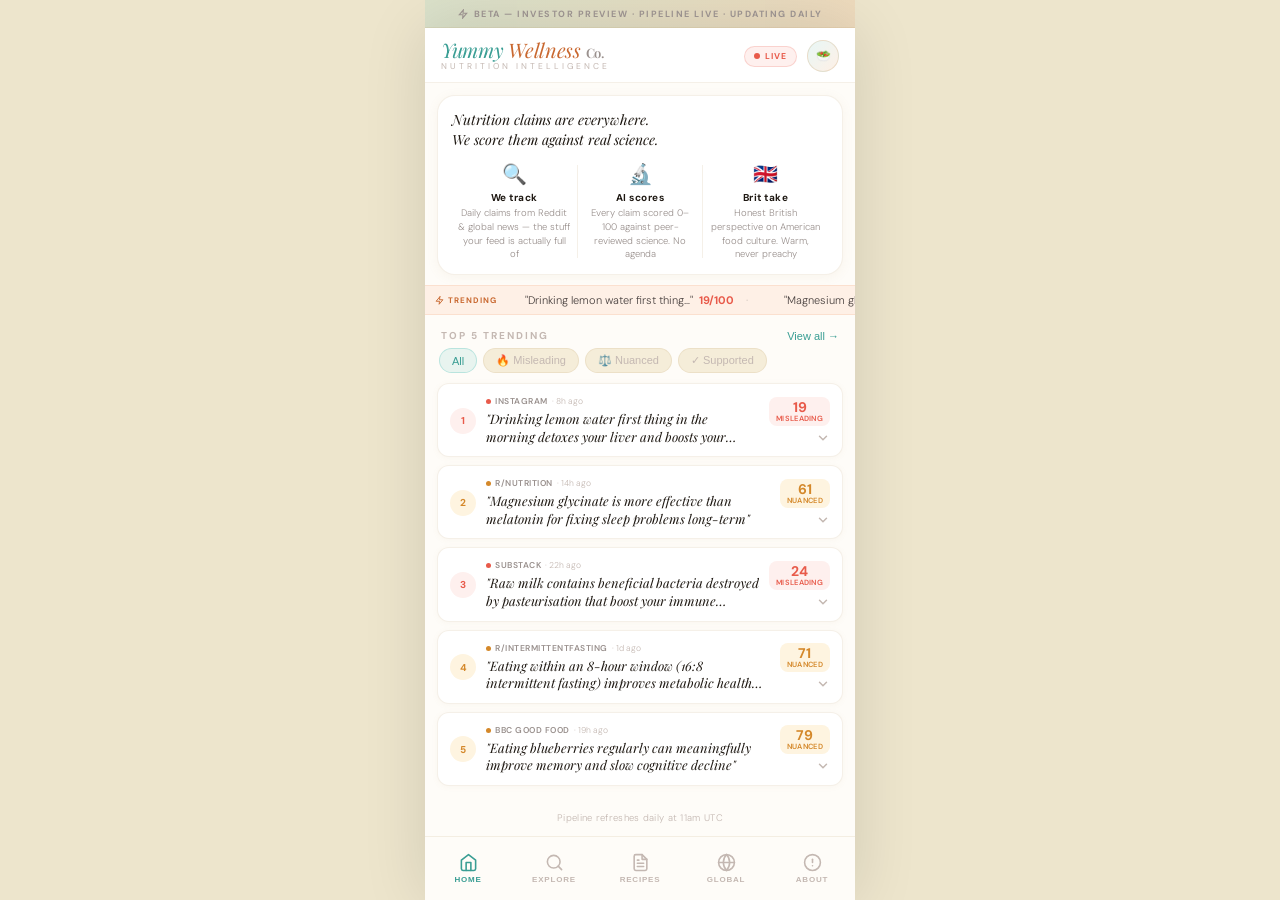
<file: index.html>
<!DOCTYPE html>
<html lang="en">
<head>
<meta charset="UTF-8">
<meta name="viewport" content="width=device-width, initial-scale=1.0, maximum-scale=1.0, viewport-fit=cover" />
<meta name="mobile-web-app-capable" content="yes" />
<meta name="apple-mobile-web-app-capable" content="yes" />
<meta name="apple-mobile-web-app-status-bar-style" content="default" />
<meta name="apple-mobile-web-app-title" content="Yummy" />
<meta name="theme-color" content="#FEFCF8" />
<link rel="manifest" href="/manifest.json" />
<link rel="apple-touch-icon" href="/icon-192.png" />
<title>Yummy Wellness Company — Nutrition Intelligence</title>
<link rel="preconnect" href="https://fonts.googleapis.com">
<link rel="preconnect" href="https://fonts.gstatic.com" crossorigin>
<link href="https://fonts.googleapis.com/css2?family=Playfair+Display:ital,wght@0,600;0,700;1,400;1,600;1,700&family=DM+Sans:wght@300;400;500;600;700&display=swap" rel="stylesheet">
<style>
*,*::before,*::after{box-sizing:border-box;margin:0;padding:0;-webkit-tap-highlight-color:transparent}
:root{
  --bg:#FEFCF8;--bg2:#FFFFFF;--bg3:#F5EDD9;--bg4:#EDE5CC;
  --border:rgba(180,140,80,0.13);--border2:rgba(180,140,80,0.22);
  --ink:#1E1812;--ink2:#4A4240;--ink3:#9A918E;--ink4:#C4B8B2;
  --mint:#4FBFB5;--mint-d:#3A9E94;--mint-p:#E8F7F6;--mint-dim:rgba(79,191,181,0.12);
  --orange:#E8874A;--orange-d:#C96830;--orange-p:#FEF0E6;--orange-dim:rgba(232,135,74,0.12);
  --score-red:#E85A4A;--score-amber:#D4882A;--score-green:#6BA86A;
  --score-red-p:#FEF0EE;--score-amber-p:#FEF4E0;--score-green-p:#EEF7EA;
  --r:18px;--r-sm:12px;--r-xs:8px;
}
html,body{height:100%;background:var(--bg4);font-family:'DM Sans',sans-serif;color:var(--ink)}
body{display:flex;flex-direction:column;align-items:center;justify-content:flex-start;min-height:100vh}

/* ── BETA BANNER ── */
.beta-banner{
  width:100%;max-width:430px;height:28px;
  background:linear-gradient(90deg,var(--mint-dim),var(--orange-dim));
  border-bottom:1px solid var(--border);
  font-size:9px;font-weight:700;letter-spacing:1.5px;text-transform:uppercase;
  color:var(--ink3);display:flex;align-items:center;justify-content:center;gap:6px;
  position:sticky;top:0;z-index:200;flex-shrink:0;
}

/* ── APP SHELL ── */
.app{
  width:100%;max-width:430px;
  background:var(--bg);
  display:flex;flex-direction:column;
  height:calc(100vh - 28px);
  position:relative;overflow:hidden;
  box-shadow:0 0 60px rgba(0,0,0,0.12);
}

/* ── TOP BAR ── */
.topbar{
  display:flex;align-items:center;justify-content:space-between;
  padding:12px 16px 10px;
  background:var(--bg2);
  border-bottom:1px solid var(--border);
  flex-shrink:0;
  z-index:100;
}
.topbar-left{}
.logo{font-family:'Playfair Display',serif;font-style:italic;font-size:20px;line-height:1;letter-spacing:-0.3px}
.logo .mint{color:var(--mint-d)}
.logo .orange{color:var(--orange-d)}
.logo-sub{font-size:8.5px;letter-spacing:3px;text-transform:uppercase;color:var(--ink4);font-weight:400;margin-top:1px}
.topbar-right{display:flex;align-items:center;gap:10px}
.live-badge{
  display:flex;align-items:center;gap:5px;
  padding:4px 9px;border-radius:20px;
  background:var(--score-red-p);border:1px solid rgba(232,90,74,0.2);
  font-size:8.5px;font-weight:700;letter-spacing:1px;text-transform:uppercase;color:var(--score-red);
}
.pulse-dot{
  width:6px;height:6px;border-radius:50%;background:var(--score-red);
  animation:pulse 1.5s ease-in-out infinite;
}
@keyframes pulse{0%,100%{opacity:1;transform:scale(1)}50%{opacity:0.5;transform:scale(0.7)}}
.avatar{
  width:32px;height:32px;border-radius:50%;
  background:linear-gradient(135deg,var(--mint-p),var(--orange-p));
  border:1.5px solid var(--border2);
  display:flex;align-items:center;justify-content:center;
  font-size:12px;
}

/* ── SCREENS ── */
.screens{flex:1;overflow:hidden;position:relative}
.screen{
  position:absolute;inset:0;
  overflow-y:auto;overflow-x:hidden;
  -webkit-overflow-scrolling:touch;
  display:none;
  scroll-behavior:smooth;
}
.screen.active{display:block}
.screen::-webkit-scrollbar{display:none}

/* ── BOTTOM NAV ── */
.bottom-nav{
  display:flex;height:64px;
  background:rgba(254,252,248,0.97);
  backdrop-filter:blur(12px);-webkit-backdrop-filter:blur(12px);
  border-top:1px solid var(--border);
  flex-shrink:0;z-index:100;
}
.bn{
  flex:1;display:flex;flex-direction:column;align-items:center;justify-content:center;
  gap:3px;cursor:pointer;border:none;background:none;padding:0;
  color:var(--ink4);transition:color 0.15s;
}
.bn.active{color:var(--mint-d)}
.bn svg{transition:stroke 0.15s}
.bn.active svg{stroke:var(--mint-d) !important}
.bn-lbl{font-size:8px;font-weight:700;letter-spacing:0.8px;text-transform:uppercase;white-space:nowrap}

/* ── EXPLAINER CARD ── */
.explainer-card{
  margin:12px 12px 0;
  background:var(--bg2);border:1px solid var(--border);border-radius:var(--r);
  padding:14px 14px 12px;
  box-shadow:0 2px 12px rgba(180,140,80,0.07);
}
.explainer-headline{
  font-family:'Playfair Display',serif;font-style:italic;font-size:14px;
  color:var(--ink);line-height:1.4;margin-bottom:12px;
}
.explainer-cols{display:flex;align-items:flex-start;gap:0}
.exp-col{flex:1;text-align:center;padding:0 6px}
.exp-icon{font-size:20px;margin-bottom:4px}
.exp-title{font-size:10px;font-weight:700;letter-spacing:0.5px;color:var(--ink);margin-bottom:3px}
.exp-body{font-size:9.5px;color:var(--ink3);line-height:1.45;font-weight:300}
.exp-divider{width:1px;background:var(--border);align-self:stretch;flex-shrink:0;margin:4px 0}

/* ── HERO CARD ── */
.hero-card{
  margin:12px 12px 0;
  background:var(--bg2);
  border:1px solid var(--border);
  border-radius:var(--r);
  box-shadow:0 2px 16px rgba(180,140,80,0.08);
  overflow:hidden;
  background:linear-gradient(135deg,rgba(79,191,181,0.04) 0%,rgba(232,135,74,0.04) 100%),var(--bg2);
}
.hero-top{padding:14px 16px 12px}
.hero-tracking{
  display:flex;align-items:center;gap:5px;
  font-size:8.5px;font-weight:700;letter-spacing:1.5px;text-transform:uppercase;color:var(--ink4);
  margin-bottom:10px;
}
.hero-tracking .ht-dot{width:5px;height:5px;border-radius:50%;background:var(--mint)}
.hero-headline{
  font-family:'Playfair Display',serif;font-style:italic;font-size:15px;
  line-height:1.45;color:var(--ink);
  min-height:42px;
}
.hero-stats{
  display:flex;border-top:1px solid var(--border);
}
.stat-col{
  flex:1;padding:10px 12px 11px;text-align:center;
  position:relative;
}
.stat-col+.stat-col::before{
  content:'';position:absolute;left:0;top:20%;bottom:20%;
  width:1px;background:var(--border);
}
.stat-n{font-size:22px;font-weight:700;line-height:1}
.stat-l{font-size:8.5px;font-weight:500;letter-spacing:0.5px;text-transform:uppercase;color:var(--ink4);margin-top:2px}
#statMisinfo.stat-n{color:var(--orange-d)}
#statTrue.stat-n{color:var(--mint-d)}

/* ── TICKER ── */
.ticker-wrap{
  margin:10px 0 0;overflow:hidden;
  background:var(--orange-p);
  border-top:1px solid rgba(232,135,74,0.15);
  border-bottom:1px solid rgba(232,135,74,0.15);
  padding:7px 0;
}
.ticker-label{
  display:inline-flex;align-items:center;gap:4px;
  padding:0 10px;
  font-size:8px;font-weight:700;letter-spacing:1px;text-transform:uppercase;color:var(--orange-d);
  flex-shrink:0;
}
.ticker-inner{display:flex;align-items:center;overflow:hidden}
.ticker-track{
  display:flex;align-items:center;gap:0;white-space:nowrap;
  animation:ticker-scroll 30s linear infinite;
}
@keyframes ticker-scroll{from{transform:translateX(0)}to{transform:translateX(-50%)}}
.ti{
  display:inline-flex;align-items:center;gap:6px;
  padding:0 18px;font-size:11px;color:var(--ink2);font-weight:300;
}
.ti::after{content:'·';color:var(--ink4);margin-left:6px}

/* ── SECTION HEADER ── */
.sec-head{
  display:flex;align-items:center;justify-content:space-between;
  padding:14px 16px 6px;
}
.sec-title{font-size:10px;font-weight:700;letter-spacing:2px;text-transform:uppercase;color:var(--ink4)}
.sec-link{
  font-size:11px;font-weight:500;color:var(--mint-d);
  cursor:pointer;text-decoration:none;background:none;border:none;padding:0;
}

/* ── FILTER PILLS ── */
.filter-row{display:flex;gap:6px;padding:0 14px 10px;flex-wrap:nowrap;overflow-x:auto}
.filter-row::-webkit-scrollbar{display:none}
.fp{
  padding:5px 12px;border-radius:20px;
  background:var(--bg3);color:var(--ink4);
  border:1px solid var(--border);
  font-size:11px;font-weight:500;white-space:nowrap;
  cursor:pointer;transition:all 0.15s;
}
.fp.on{background:var(--mint-dim);color:var(--mint-d);border-color:rgba(79,191,181,0.3)}

/* ── CLAIM CARDS ── */
.claims-list{padding:0 12px 8px}
.claim-card{
  background:var(--bg2);border:1px solid var(--border);border-radius:var(--r-sm);
  margin-bottom:8px;overflow:hidden;
  box-shadow:0 1px 6px rgba(180,140,80,0.05);
  animation:cardIn 0.35s ease both;
}
@keyframes cardIn{from{opacity:0;transform:translateY(8px)}to{opacity:1;transform:translateY(0)}}
.cc-head{
  display:flex;align-items:center;gap:10px;padding:12px 12px 11px;
  cursor:pointer;user-select:none;
}
.cc-rank{
  width:26px;height:26px;border-radius:50%;
  display:flex;align-items:center;justify-content:center;
  font-size:10px;font-weight:700;flex-shrink:0;
}
.cc-rank.r{background:var(--score-red-p);color:var(--score-red)}
.cc-rank.a{background:var(--score-amber-p);color:var(--score-amber)}
.cc-rank.g{background:var(--score-green-p);color:var(--score-green)}
.cc-mid{flex:1;min-width:0}
.cc-meta{display:flex;align-items:center;gap:4px;margin-bottom:3px}
.cc-dot{width:5px;height:5px;border-radius:50%;flex-shrink:0}
.cc-src{font-size:8.5px;font-weight:600;letter-spacing:0.5px;text-transform:uppercase;color:var(--ink3)}
.cc-age{font-size:8.5px;color:var(--ink4);font-weight:300}
.cc-title{
  font-family:'Playfair Display',serif;font-style:italic;font-size:13px;
  color:var(--ink);line-height:1.35;
  display:-webkit-box;-webkit-line-clamp:2;-webkit-box-orient:vertical;overflow:hidden;
}
.cc-right{display:flex;flex-direction:column;align-items:flex-end;gap:5px;flex-shrink:0}
.score-pill{
  padding:3px 7px;border-radius:8px;text-align:center;flex-shrink:0;
  display:flex;flex-direction:column;align-items:center;
}
.sp-n{font-size:14px;font-weight:700;line-height:1}
.sp-l{font-size:7.5px;font-weight:600;letter-spacing:0.3px;text-transform:uppercase;line-height:1.2;white-space:nowrap}
.chevron{transition:transform 0.25s ease;flex-shrink:0}
.claim-card.open .chevron{transform:rotate(180deg)}

/* ── CARD BODY ── */
.cc-body{
  max-height:0;overflow:hidden;
  transition:max-height 0.35s cubic-bezier(0.4,0,0.2,1);
}
.claim-card.open .cc-body{max-height:600px}
.cc-body-in{
  padding:12px 14px 14px;
  border-top:1.5px dashed rgba(180,140,80,0.15);
  background:rgba(248,244,238,0.3);
}
.cc-verdict-row{display:flex;align-items:center;justify-content:space-between;margin-bottom:9px}
.cc-tag{
  padding:3px 9px;border-radius:20px;
  font-size:9px;font-weight:700;letter-spacing:0.5px;text-transform:uppercase;
}
.sci-lbl{
  display:flex;align-items:center;gap:4px;
  font-size:8.5px;font-weight:700;letter-spacing:1px;text-transform:uppercase;color:var(--mint-d);
}
.score-bar{
  height:5px;background:var(--bg3);border-radius:3px;margin-bottom:10px;overflow:hidden;
}
.score-fill{height:100%;border-radius:3px;transition:width 1.2s cubic-bezier(0.4,0,0.2,1)}
.verdict-text{font-size:12px;color:var(--ink2);line-height:1.65;margin-bottom:8px;font-weight:300}
.verdict-text strong{font-weight:600;color:var(--ink)}
.sources-text{font-size:10px;color:var(--ink4);line-height:1.4;margin-bottom:8px;font-weight:300}
.global-pill{
  display:flex;align-items:flex-start;gap:8px;
  background:var(--mint-dim);border:1px solid rgba(79,191,181,0.15);
  border-radius:var(--r-xs);padding:9px 11px;margin-bottom:8px;
}
.global-txt{font-size:11px;color:var(--ink2);line-height:1.55;font-weight:300}
.brit-box{
  border-left:2.5px solid var(--orange);
  background:var(--orange-dim);
  border-radius:0 var(--r-xs) var(--r-xs) 0;
  padding:9px 12px 9px 11px;margin-bottom:10px;
}
.brit-lbl{font-size:8px;font-weight:700;letter-spacing:1px;text-transform:uppercase;color:var(--orange-d);margin-bottom:3px}
.brit-txt{font-size:11px;color:var(--ink2);line-height:1.55;font-weight:300}
.full-btn{
  display:block;width:100%;padding:9px;border-radius:var(--r-xs);
  background:var(--bg3);border:1px solid var(--border2);
  font-size:11px;font-weight:600;color:var(--mint-d);letter-spacing:0.3px;
  cursor:pointer;text-align:center;transition:all 0.15s;
}
.full-btn:hover{background:var(--mint-dim);border-color:rgba(79,191,181,0.3)}

/* ── EMPTY STATE ── */
.empty-state{
  text-align:center;padding:36px 24px;
  font-size:12px;color:var(--ink4);font-weight:300;line-height:1.7;
}

/* ── SUBMIT CLAIM ── */
.submit-section{
  margin:4px 12px 16px;
  background:var(--bg2);border:1px solid var(--border);border-radius:var(--r);
  padding:16px;
}
.sub-title{font-size:9px;font-weight:700;letter-spacing:2px;text-transform:uppercase;color:var(--ink4);margin-bottom:4px}
.sub-desc{font-size:11px;color:var(--ink3);margin-bottom:12px;line-height:1.5;font-weight:300}
.sub-row{display:flex;gap:8px}
.sub-input{
  flex:1;padding:9px 12px;
  background:var(--bg3);border:1px solid var(--border2);border-radius:var(--r-xs);
  font-size:12px;color:var(--ink);font-family:'DM Sans',sans-serif;outline:none;
}
.sub-input::placeholder{color:var(--ink4)}
.sub-input:focus{border-color:rgba(79,191,181,0.4);background:var(--bg2)}
.sub-btn{
  padding:9px 14px;border-radius:var(--r-xs);
  background:var(--mint-d);border:none;color:#fff;
  font-size:10px;font-weight:700;letter-spacing:1px;text-transform:uppercase;
  cursor:pointer;white-space:nowrap;transition:opacity 0.15s;
}
.sub-btn:disabled{opacity:0.5}
.sub-result{
  margin-top:10px;padding:10px 12px;border-radius:var(--r-xs);
  font-size:12px;line-height:1.6;display:none;
}

/* ── SCREEN 2: ALL CLAIMS ── */
#s-allclaims .sec-head{padding-top:16px}

/* ── SCREEN 3: RECIPES ── */
.recipe-section-head{
  padding:16px 16px 10px;
  border-bottom:1px solid var(--border);
  background:linear-gradient(135deg,rgba(79,191,181,0.03),rgba(232,135,74,0.03));
}
.recipe-loading{
  display:flex;flex-direction:column;align-items:center;gap:12px;
  padding:40px 24px;text-align:center;
  font-size:12px;color:var(--ink3);font-weight:300;
}
.recipe-spinner{
  width:28px;height:28px;border-radius:50%;
  border:2.5px solid var(--border2);border-top-color:var(--mint-d);
  animation:spin 0.8s linear infinite;
}
@keyframes spin{to{transform:rotate(360deg)}}
.recipe-list{padding:12px}
.recipe-block{
  background:var(--bg2);border:1px solid var(--border);border-radius:var(--r-sm);
  margin-bottom:12px;overflow:hidden;
  animation:cardIn 0.4s ease both;
  box-shadow:0 2px 12px rgba(180,140,80,0.06);
}
.rb-head{
  display:flex;align-items:center;gap:11px;
  padding:13px 14px 10px;
  background:linear-gradient(135deg,rgba(79,191,181,0.05),rgba(232,135,74,0.05));
  border-bottom:1px solid var(--border);
}
.rb-emoji{font-size:28px;flex-shrink:0}
.rb-meta{flex:1;min-width:0}
.rb-label{font-size:8.5px;font-weight:700;letter-spacing:1.5px;text-transform:uppercase;color:var(--ink4);margin-bottom:2px}
.rb-claim{font-family:'Playfair Display',serif;font-style:italic;font-size:12px;color:var(--ink);line-height:1.35;display:-webkit-box;-webkit-line-clamp:2;-webkit-box-orient:vertical;overflow:hidden}
.rb-score{font-size:18px;font-weight:700;flex-shrink:0;text-align:center}
.rb-sci{
  font-size:11px;color:var(--mint-d);padding:9px 14px;
  border-bottom:1px solid var(--border);line-height:1.5;font-weight:300;
  background:var(--mint-dim);
}
.recipes-inner{padding:0}
.recipe-card{padding:13px 14px;border-bottom:1px solid var(--border)}
.recipe-card:last-child{border-bottom:none}
.rc-top{display:flex;align-items:flex-start;justify-content:space-between;gap:8px;margin-bottom:4px}
.rc-name{font-size:13px;font-weight:600;color:var(--ink);line-height:1.2}
.rc-time{font-size:10px;color:var(--ink4);font-weight:400;flex-shrink:0;margin-top:1px}
.rc-why{font-size:10.5px;color:var(--mint-d);margin-bottom:7px;line-height:1.45;font-weight:400}
.rc-ingr{display:flex;flex-wrap:wrap;gap:4px 10px;margin-bottom:8px}
.rc-ingr span{font-size:10px;color:var(--ink3);font-weight:300}
.rc-div{height:1px;background:var(--bg3);margin-bottom:8px;border-radius:1px}
.rc-method{font-size:11px;color:var(--ink2);line-height:1.6;font-weight:300}

/* ── SCREEN 4: GLOBAL ── */
.global-hero{
  padding:20px 16px 16px;
  background:linear-gradient(135deg,rgba(79,191,181,0.08),rgba(232,135,74,0.08));
  border-bottom:1px solid var(--border);
}
.gh-eyebrow{font-size:8.5px;font-weight:700;letter-spacing:2px;text-transform:uppercase;color:var(--mint-d);margin-bottom:6px}
.gh-title{font-family:'Playfair Display',serif;font-style:italic;font-size:18px;color:var(--ink);line-height:1.3;margin-bottom:8px}
.gh-body{font-size:12px;color:var(--ink3);line-height:1.6;font-weight:300}
.country-strip{
  display:flex;gap:6px;padding:12px 14px;overflow-x:auto;
  border-bottom:1px solid var(--border);
  flex-wrap:nowrap;
}
.country-strip::-webkit-scrollbar{display:none}
.country-btn{
  padding:5px 12px;border-radius:20px;
  background:var(--bg2);border:1px solid var(--border2);
  font-size:11px;font-weight:500;color:var(--ink3);cursor:pointer;white-space:nowrap;
  transition:all 0.15s;
}
.country-btn.on{background:var(--mint-dim);border-color:rgba(79,191,181,0.35);color:var(--mint-d)}
#globalList{padding:12px}

/* ── SCREEN 5: ABOUT ── */
.about-hero{
  padding:24px 18px 20px;
  background:linear-gradient(135deg,rgba(79,191,181,0.07),rgba(232,135,74,0.07));
  border-bottom:1px solid var(--border);
}
.ah-eyebrow{font-size:8.5px;font-weight:700;letter-spacing:2px;text-transform:uppercase;color:var(--ink4);margin-bottom:6px}
.ah-title{font-family:'Playfair Display',serif;font-style:italic;font-size:20px;color:var(--ink);line-height:1.3;margin-bottom:8px}
.ah-body{font-size:12px;color:var(--ink3);line-height:1.65;font-weight:300}
.about-cards{padding:12px}
.about-card{
  background:var(--bg2);border:1px solid var(--border);border-radius:var(--r-sm);
  padding:16px;margin-bottom:10px;
  box-shadow:0 1px 6px rgba(180,140,80,0.05);
}
.ac-head{
  display:flex;align-items:center;gap:8px;margin-bottom:10px;
}
.ac-icon{
  width:32px;height:32px;border-radius:var(--r-xs);
  background:var(--mint-dim);display:flex;align-items:center;justify-content:center;flex-shrink:0;
}
.ac-title{font-size:12px;font-weight:700;color:var(--ink)}
.ac-body{font-size:11px;color:var(--ink3);line-height:1.65;font-weight:300}
.score-legend{display:flex;flex-direction:column;gap:8px;margin-top:10px}
.sl-row{display:flex;align-items:center;gap:10px}
.sl-circ{
  width:32px;height:32px;border-radius:50%;
  display:flex;align-items:center;justify-content:center;
  font-size:10px;font-weight:700;flex-shrink:0;
}
.sl-text{font-size:11px;color:var(--ink2);line-height:1.4;font-weight:300}

/* ── QR SECTION ── */
.qr-section{
  margin:10px 12px 16px;
  background:var(--bg2);border:1px solid var(--border);border-radius:var(--r);
  overflow:hidden;
  box-shadow:0 2px 12px rgba(180,140,80,0.07);
}
.qr-head{
  padding:14px 16px 12px;
  background:linear-gradient(135deg,rgba(79,191,181,0.05),rgba(232,135,74,0.05));
  border-bottom:1px solid var(--border);
}
.qr-head-row{display:flex;align-items:center;gap:8px;margin-bottom:2px}
.qr-title{font-size:12px;font-weight:700;color:var(--ink)}
.qr-beta-pill{
  padding:2px 7px;border-radius:20px;
  background:var(--orange-dim);color:var(--orange-d);
  font-size:8px;font-weight:700;letter-spacing:0.5px;text-transform:uppercase;
}
.qr-desc{font-size:11px;color:var(--ink3);line-height:1.5;font-weight:300}
.qr-spark{font-size:10.5px;color:var(--ink4);margin-top:6px;font-weight:300}
.qr-stores{display:flex;gap:8px;padding:12px 14px}
.store-btn{
  flex:1;padding:10px 6px;border-radius:var(--r-sm);
  background:var(--bg3);border:1.5px solid var(--border);
  display:flex;flex-direction:column;align-items:center;gap:4px;cursor:pointer;
  transition:all 0.15s;font-family:'DM Sans',sans-serif;
}
.store-btn.on{border-color:var(--mint-d);background:var(--mint-dim)}
.store-btn-emoji{font-size:22px}
.store-btn-name{font-size:9px;font-weight:700;letter-spacing:0.3px;color:var(--ink)}
.qr-gen-btn{
  display:block;width:calc(100% - 28px);margin:0 14px 12px;
  padding:11px;border-radius:var(--r-xs);border:none;
  background:var(--mint-d);color:#fff;
  font-size:11px;font-weight:700;letter-spacing:0.5px;text-transform:uppercase;
  cursor:pointer;transition:all 0.2s;
}
.qr-gen-btn:disabled{background:var(--bg4);color:var(--ink4);cursor:default}
.qr-output{display:none;border-top:1px solid var(--border)}
.qr-output-inner{padding:14px}
.qr-store-head{
  display:flex;align-items:center;gap:10px;
  margin-bottom:12px;padding-bottom:10px;border-bottom:1px dashed var(--border2);
}
.qr-canvas-row{display:flex;gap:14px;align-items:flex-start;margin-bottom:12px}
.qr-corner-wrap{
  position:relative;flex-shrink:0;
}
.qr-corners{position:absolute;inset:-5px;pointer-events:none}
.qr-corner{
  position:absolute;width:12px;height:12px;
  border-color:var(--mint-d);border-style:solid;border-width:0;
}
.qr-corner.tl{top:0;left:0;border-top-width:2.5px;border-left-width:2.5px;border-radius:2px 0 0 0}
.qr-corner.tr{top:0;right:0;border-top-width:2.5px;border-right-width:2.5px;border-radius:0 2px 0 0}
.qr-corner.bl{bottom:0;left:0;border-bottom-width:2.5px;border-left-width:2.5px;border-radius:0 0 0 2px}
.qr-corner.br{bottom:0;right:0;border-bottom-width:2.5px;border-right-width:2.5px;border-radius:0 0 2px 0}
#qrCanvas{border-radius:8px;border:1px solid var(--border);display:block}
#qrDetails{flex:1}
#qrIngr{padding-top:10px;border-top:1px solid var(--border)}
.qr-disclaimer{
  font-size:9px;color:var(--ink4);text-align:center;
  padding:8px 14px 14px;font-weight:300;letter-spacing:0.2px;
}

/* ── DETAIL OVERLAY ── */
.detail-overlay{
  position:absolute;inset:0;
  background:var(--bg);
  transform:translateX(100%);
  transition:transform 0.3s cubic-bezier(0.4,0,0.2,1);
  z-index:150;overflow-y:auto;
  -webkit-overflow-scrolling:touch;
}
.detail-overlay.open{transform:translateX(0)}
.detail-overlay::-webkit-scrollbar{display:none}
.d-topbar{
  display:flex;align-items:center;gap:10px;padding:12px 16px;
  border-bottom:1px solid var(--border);position:sticky;top:0;
  background:rgba(254,252,248,0.97);backdrop-filter:blur(12px);z-index:10;
}
.d-back{
  display:flex;align-items:center;gap:5px;
  font-size:12px;font-weight:500;color:var(--mint-d);
  cursor:pointer;background:none;border:none;padding:0;
}
.d-hero{padding:18px 18px 14px;border-bottom:1px solid var(--border)}
.d-src{font-size:8.5px;font-weight:600;letter-spacing:1px;text-transform:uppercase;color:var(--ink4);margin-bottom:8px}
.d-claim{
  font-family:'Playfair Display',serif;font-style:italic;font-size:17px;
  color:var(--ink);line-height:1.45;margin-bottom:14px;
}
.d-score-row{display:flex;align-items:center;gap:12px}
.d-circle{
  width:52px;height:52px;border-radius:50%;
  display:flex;flex-direction:column;align-items:center;justify-content:center;flex-shrink:0;
}
.d-num{font-size:18px;font-weight:700;line-height:1}
.d-lbl{font-size:8px;font-weight:700;letter-spacing:1px;text-transform:uppercase;color:var(--ink4)}
.d-label-text{font-size:13px;font-weight:500;color:var(--ink2)}
.d-body{padding:0 0 30px}
.d-sec{padding:14px 18px;border-bottom:1px solid var(--border)}
.d-sec:last-child{border-bottom:none}
.d-head{
  display:flex;align-items:center;gap:6px;
  font-size:8.5px;font-weight:700;letter-spacing:1.5px;text-transform:uppercase;color:var(--ink4);margin-bottom:10px;
}
.d-bar{height:6px;background:var(--bg3);border-radius:3px;margin-bottom:12px;overflow:hidden}
.d-bar-fill{height:100%;border-radius:3px;transition:width 1.2s cubic-bezier(0.4,0,0.2,1)}
.d-text{font-size:13px;color:var(--ink2);line-height:1.7;margin-bottom:10px;font-weight:300}
.d-text strong{color:var(--ink);font-weight:600}
.d-pills{display:flex;flex-wrap:wrap;gap:5px}
.d-pill{
  padding:3px 9px;border-radius:20px;
  background:var(--bg3);color:var(--ink3);border:1px solid var(--border);
  font-size:9.5px;font-weight:500;
}
.d-global{
  background:var(--mint-dim);border:1px solid rgba(79,191,181,0.15);
  border-radius:var(--r-xs);padding:12px;
  font-size:12px;color:var(--ink2);line-height:1.65;font-weight:300;
}
.d-brit{
  border-left:3px solid var(--orange);
  background:var(--orange-dim);border-radius:0 var(--r-xs) var(--r-xs) 0;padding:12px 14px;
}
.d-brit-lbl{font-size:8px;font-weight:700;letter-spacing:1px;text-transform:uppercase;color:var(--orange-d);margin-bottom:4px}
.d-brit-txt{font-size:12px;color:var(--ink2);line-height:1.65;font-weight:300}
.d-link{
  color:var(--mint-d);font-size:12px;font-weight:500;text-decoration:none;
  display:inline-flex;align-items:center;gap:4px;
}

/* ── LAST UPDATED ── */
.last-updated{
  text-align:center;padding:10px;
  font-size:9.5px;color:var(--ink4);font-weight:300;letter-spacing:0.3px;
}

/* ── RESPONSIVE ── */
@media(max-width:430px){
  body{background:var(--bg)}
  .app{box-shadow:none;height:calc(100vh - 28px)}
}
</style>
</head>
<body>

<!-- BETA BANNER -->
<div class="beta-banner">
  <svg width="10" height="10" viewBox="0 0 24 24" fill="none" stroke="currentColor" stroke-width="2.5" stroke-linecap="round"><polygon points="13 2 3 14 12 14 11 22 21 10 12 10 13 2"/></svg>
  BETA — Investor preview · Pipeline live · Updating daily
</div>

<!-- APP -->
<div class="app">

  <!-- TOP BAR -->
  <div class="topbar">
    <div class="topbar-left">
      <div class="logo"><span class="mint">Yummy</span> <span class="orange">Wellness</span> <span style="font-size:13px;color:var(--ink3);font-style:normal;font-weight:600">Co.</span></div>
      <div class="logo-sub">Nutrition Intelligence</div>
    </div>
    <div class="topbar-right">
      <div class="live-badge"><div class="pulse-dot"></div>LIVE</div>
      <div class="avatar">🥗</div>
    </div>
  </div>

  <!-- SCREENS -->
  <div class="screens">

    <!-- SCREEN 1: HOME -->
    <div class="screen active" id="s-home">

      <!-- App explainer -->
      <div class="explainer-card">
        <div class="explainer-headline">Nutrition claims are everywhere.<br>We score them against real science.</div>
        <div class="explainer-cols">
          <div class="exp-col">
            <div class="exp-icon">🔍</div>
            <div class="exp-title">We track</div>
            <div class="exp-body">Daily claims from Reddit &amp; global news — the stuff your feed is actually full of</div>
          </div>
          <div class="exp-divider"></div>
          <div class="exp-col">
            <div class="exp-icon">🔬</div>
            <div class="exp-title">AI scores</div>
            <div class="exp-body">Every claim scored 0–100 against peer-reviewed science. No agenda</div>
          </div>
          <div class="exp-divider"></div>
          <div class="exp-col">
            <div class="exp-icon">🇬🇧</div>
            <div class="exp-title">Brit take</div>
            <div class="exp-body">Honest British perspective on American food culture. Warm, never preachy</div>
          </div>
        </div>
      </div>

      <!-- Ticker -->
      <div class="ticker-wrap">
        <div class="ticker-inner">
          <div class="ticker-label">
            <svg width="9" height="9" viewBox="0 0 24 24" fill="none" stroke="var(--orange-d)" stroke-width="2.5" stroke-linecap="round"><polygon points="13 2 3 14 12 14 11 22 21 10 12 10 13 2"/></svg>
            TRENDING
          </div>
          <div style="overflow:hidden;flex:1">
            <div class="ticker-track" id="tickerTrack">
              <span class="ti">Loading today's claims...</span>
            </div>
          </div>
        </div>
      </div>

      <!-- Section header -->
      <div class="sec-head">
        <div class="sec-title">TOP 5 TRENDING</div>
        <button class="sec-link" onclick="goTo('allclaims')">View all →</button>
      </div>

      <!-- Filter pills -->
      <div class="filter-row">
        <button class="fp on" onclick="filterHome('all',this)">All</button>
        <button class="fp" onclick="filterHome('false',this)">🔥 Misleading</button>
        <button class="fp" onclick="filterHome('mixed',this)">⚖️ Nuanced</button>
        <button class="fp" onclick="filterHome('true',this)">✓ Supported</button>
      </div>

      <!-- Claims list -->
      <div class="claims-list" id="homeList">
        <div class="empty-state">Loading today's nutrition claims...</div>
      </div>

      <div class="last-updated" id="lastUpdated">Checking pipeline...</div>
    </div>

    <!-- SCREEN 2: EXPLORE / ALL CLAIMS -->
    <div class="screen" id="s-allclaims">
      <div class="sec-head" style="padding-top:16px;padding-bottom:4px">
        <div class="sec-title">All Scored Claims</div>
      </div>
      <div class="filter-row">
        <button class="fp on" onclick="filterAll('all',this)">All</button>
        <button class="fp" onclick="filterAll('false',this)">🔥 Misleading</button>
        <button class="fp" onclick="filterAll('mixed',this)">⚖️ Nuanced</button>
        <button class="fp" onclick="filterAll('true',this)">✓ Supported</button>
      </div>
      <div class="claims-list" id="allClaimsList">
        <div class="empty-state">Loading claims...</div>
      </div>

      <!-- Nutrition Inquiry -->
      <div class="submit-section" style="margin-top:4px">
        <div class="sub-title">Nutrition Inquiry</div>
        <div class="sub-desc">Ask any nutrition question — we'll answer it with evidence-based science from peer-reviewed sources.</div>
        <div class="sub-row">
          <input class="sub-input" type="text" id="inquiryInput" placeholder="How much protein do I actually need?">
          <button class="sub-btn" id="inquiryBtn" onclick="askNutrition()">ASK</button>
        </div>
        <div class="sub-result" id="inquiryResult"></div>
      </div>
      <div style="height:16px"></div>
    </div>

    <!-- SCREEN 3: RECIPES -->
    <div class="screen" id="s-explore">
      <div class="recipe-section-head">
        <div class="sec-title" style="margin-bottom:3px">Recipes</div>
        <div style="font-family:'Playfair Display',serif;font-style:italic;font-size:16px;color:var(--ink);margin-bottom:5px">Tied to today's trending claims.</div>
        <div style="font-size:11px;color:var(--ink3);font-weight:300;line-height:1.5">Each recipe features the key ingredient used correctly — no fads, just food that works.</div>
        <div style="font-size:9px;color:var(--ink4);margin-top:6px" id="recipeCount"></div>
      </div>
      <div class="recipe-list" id="recipeList">
        <div class="recipe-loading">
          <div class="recipe-spinner"></div>
          Generating recipes from today's trends...
        </div>
      </div>
    </div>

    <!-- SCREEN 4: GLOBAL -->
    <div class="screen" id="s-global">
      <div class="global-hero">
        <div class="gh-eyebrow">Global Perspectives</div>
        <div class="gh-title">"How the world views the same claims."</div>
        <div class="gh-body">Science is universal. Culture, regulation and tradition create different answers. Here's where they diverge.</div>
      </div>
      <div class="country-strip">
        <button class="country-btn on" onclick="filterGlobal('all',this)">🌍 ALL</button>
        <button class="country-btn" onclick="filterGlobal('us',this)">🇺🇸 US</button>
        <button class="country-btn" onclick="filterGlobal('uk',this)">🇬🇧 UK</button>
        <button class="country-btn" onclick="filterGlobal('de',this)">🇩🇪 DE</button>
        <button class="country-btn" onclick="filterGlobal('jp',this)">🇯🇵 JP</button>
        <button class="country-btn" onclick="filterGlobal('fr',this)">🇫🇷 FR</button>
      </div>
      <div id="globalList">
        <div class="empty-state">Loading global perspectives...</div>
      </div>
    </div>

    <!-- SCREEN 5: ABOUT -->
    <div class="screen" id="s-about">
      <div class="about-hero">
        <div class="ah-eyebrow">About</div>
        <div class="ah-title">"What <span style="color:var(--mint-d)">Yummy</span> <span style="color:var(--orange-d)">Wellness</span> actually does."</div>
        <div class="ah-body">We track trending health claims from Reddit and global news daily, then score every single one against peer-reviewed science. No agenda. No nonsense. Warm, honest, evidence-based.</div>
      </div>

      <div class="about-cards">

        <div class="about-card">
          <div class="ac-head">
            <div class="ac-icon">
              <svg width="16" height="16" viewBox="0 0 24 24" fill="none" stroke="var(--mint-d)" stroke-width="2.5" stroke-linecap="round"><path d="M12 22C12 22 4 16 4 9C4 5 7.5 2 12 2C16.5 2 20 5 20 9C20 16 12 22 12 22Z"/></svg>
            </div>
            <div class="ac-title">How the score works</div>
          </div>
          <div class="score-legend">
            <div class="sl-row">
              <div class="sl-circ" style="background:var(--score-green-p);color:var(--score-green)">85+</div>
              <div class="sl-text">Well supported by strong peer-reviewed evidence</div>
            </div>
            <div class="sl-row">
              <div class="sl-circ" style="background:var(--score-amber-p);color:var(--score-amber)">40+</div>
              <div class="sl-text">Partially true, overstated or context-dependent</div>
            </div>
            <div class="sl-row">
              <div class="sl-circ" style="background:var(--score-red-p);color:var(--score-red)">0+</div>
              <div class="sl-text">Misleading, false or unsupported by evidence</div>
            </div>
          </div>
        </div>

        <div class="about-card">
          <div class="ac-head">
            <div class="ac-icon" style="background:var(--orange-dim)">
              <svg width="16" height="16" viewBox="0 0 24 24" fill="none" stroke="var(--orange-d)" stroke-width="2.5" stroke-linecap="round"><circle cx="12" cy="12" r="10"/><line x1="2" y1="12" x2="22" y2="12"/><path d="M12 2a15.3 15.3 0 0 1 4 10 15.3 15.3 0 0 1-4 10 15.3 15.3 0 0 1-4-10 15.3 15.3 0 0 1 4-10z"/></svg>
            </div>
            <div class="ac-title">Where the data comes from</div>
          </div>
          <div class="ac-body">Daily pipeline scrapes Reddit nutrition communities and GDELT — a global news monitor covering 65 countries. Claims scored by Claude AI against peer-reviewed research. Editorial review before anything goes live. Refreshes at 6am EST.</div>
        </div>

        <div class="about-card">
          <div class="ac-head">
            <div class="ac-icon" style="background:var(--orange-dim)">
              <span style="font-size:16px">🇬🇧</span>
            </div>
            <div class="ac-title">The Brit take</div>
          </div>
          <div class="ac-body">A British couple in California, genuinely shocked by the food here. Every claim gets a warm, honest two-sentence observation. Never superior. Always from shared experience.</div>
        </div>

        <div class="about-card">
          <div class="ac-head">
            <div class="ac-icon">
              <svg width="16" height="16" viewBox="0 0 24 24" fill="none" stroke="var(--mint-d)" stroke-width="2.5" stroke-linecap="round"><path d="M12 22s8-4 8-10V5l-8-3-8 3v7c0 6 8 10 8 10z"/></svg>
            </div>
            <div class="ac-title">Editorial gate</div>
          </div>
          <div class="ac-body">AI scores every claim. Humans review before publication. Nothing goes live without sign-off. We never validate conspiracy framing.</div>
        </div>

        <!-- QR DISCOUNT SECTION -->
        <div class="qr-section">
          <div class="qr-head">
            <div class="qr-head-row">
              <div style="font-size:20px">🔲</div>
              <div class="qr-title">Recipe discount</div>
              <div class="qr-beta-pill">BETA</div>
            </div>
            <div class="qr-desc">Scan at checkout to save on recipe ingredients at your favourite store.</div>
            <div class="qr-spark">
              <svg width="10" height="10" viewBox="0 0 24 24" fill="none" stroke="currentColor" stroke-width="2.5" stroke-linecap="round"><polygon points="13 2 3 14 12 14 11 22 21 10 12 10 13 2"/></svg>
              Choose your store. Generate a QR code. Show at checkout for 15% off all recipe ingredients.
            </div>
          </div>

          <div class="qr-stores">
            <button class="store-btn" data-store="Whole Foods" onclick="selectStore(this)">
              <div class="store-btn-emoji">🌿</div>
              <div class="store-btn-name">Whole Foods</div>
            </button>
            <button class="store-btn" data-store="Sprouts" onclick="selectStore(this)">
              <div class="store-btn-emoji">🌱</div>
              <div class="store-btn-name">Sprouts</div>
            </button>
            <button class="store-btn" data-store="Ralphs" onclick="selectStore(this)">
              <div class="store-btn-emoji">🛒</div>
              <div class="store-btn-name">Ralphs</div>
            </button>
          </div>

          <button class="qr-gen-btn" id="qrGenBtn" disabled onclick="generateQR()">
            Choose a store above
          </button>

          <div class="qr-output" id="qrOutput">
            <div class="qr-output-inner">
              <div class="qr-store-head" id="qrStoreHead"></div>
              <div class="qr-canvas-row">
                <div class="qr-corner-wrap">
                  <canvas id="qrCanvas" width="140" height="140"></canvas>
                  <div class="qr-corners">
                    <div class="qr-corner tl"></div>
                    <div class="qr-corner tr"></div>
                    <div class="qr-corner bl"></div>
                    <div class="qr-corner br"></div>
                  </div>
                </div>
                <div id="qrDetails"></div>
              </div>
              <div id="qrIngr"></div>
            </div>
            <div class="qr-disclaimer">BETA — Demonstration for partnership discussions · Not redeemable</div>
          </div>
        </div>

      </div>
    </div>

  </div><!-- /screens -->

  <!-- DETAIL OVERLAY -->
  <div class="detail-overlay" id="detail">
    <div class="d-topbar">
      <button class="d-back" onclick="closeDetail()">
        <svg width="16" height="16" viewBox="0 0 24 24" fill="none" stroke="var(--mint-d)" stroke-width="2.5" stroke-linecap="round"><polyline points="15 18 9 12 15 6"/></svg>
        Back
      </button>
    </div>
    <div id="detailContent"></div>
  </div>

  <!-- BOTTOM NAV -->
  <nav class="bottom-nav">
    <button class="bn active" id="bn-home" onclick="goTo('home')">
      <svg width="19" height="19" viewBox="0 0 24 24" fill="none" stroke="currentColor" stroke-width="2" stroke-linecap="round" stroke-linejoin="round"><path d="M3 9l9-7 9 7v11a2 2 0 0 1-2 2H5a2 2 0 0 1-2-2z"/><polyline points="9 22 9 12 15 12 15 22"/></svg>
      <span class="bn-lbl">Home</span>
    </button>
    <button class="bn" id="bn-allclaims" onclick="goTo('allclaims')">
      <svg width="19" height="19" viewBox="0 0 24 24" fill="none" stroke="currentColor" stroke-width="2" stroke-linecap="round" stroke-linejoin="round"><circle cx="11" cy="11" r="8"/><line x1="21" y1="21" x2="16.65" y2="16.65"/></svg>
      <span class="bn-lbl">Explore</span>
    </button>
    <button class="bn" id="bn-explore" onclick="goTo('explore')">
      <svg width="19" height="19" viewBox="0 0 24 24" fill="none" stroke="currentColor" stroke-width="2" stroke-linecap="round" stroke-linejoin="round"><path d="M14 2H6a2 2 0 0 0-2 2v16a2 2 0 0 0 2 2h12a2 2 0 0 0 2-2V8z"/><polyline points="14 2 14 8 20 8"/><line x1="16" y1="13" x2="8" y2="13"/><line x1="16" y1="17" x2="8" y2="17"/><polyline points="10 9 9 9 8 9"/></svg>
      <span class="bn-lbl">Recipes</span>
    </button>
    <button class="bn" id="bn-global" onclick="goTo('global')">
      <svg width="19" height="19" viewBox="0 0 24 24" fill="none" stroke="currentColor" stroke-width="2" stroke-linecap="round"><circle cx="12" cy="12" r="10"/><line x1="2" y1="12" x2="22" y2="12"/><path d="M12 2a15.3 15.3 0 0 1 4 10 15.3 15.3 0 0 1-4 10 15.3 15.3 0 0 1-4-10 15.3 15.3 0 0 1 4-10z"/></svg>
      <span class="bn-lbl">Global</span>
    </button>
    <button class="bn" id="bn-about" onclick="goTo('about')">
      <svg width="19" height="19" viewBox="0 0 24 24" fill="none" stroke="currentColor" stroke-width="2" stroke-linecap="round"><circle cx="12" cy="12" r="10"/><line x1="12" y1="8" x2="12" y2="12"/><line x1="12" y1="16" x2="12.01" y2="16"/></svg>
      <span class="bn-lbl">About</span>
    </button>
  </nav>

</div><!-- /app -->

<script>
// ── CONSTANTS ──────────────────────────────────────────────
const DATA_URL = 'https://raw.githubusercontent.com/rowlystudios-lgtm/yummy-wellness-tracker/main/data/daily.json';
const ANTHROPIC_KEY = 'YOUR_ANTHROPIC_API_KEY';
let allClaims = [];
let recipesGenerated = false;
const CLAIM_STORE = {}; // keyed by listId → array of claim objects

// ── FALLBACK RECIPES ───────────────────────────────────────
const FALLBACK_RECIPES = [
  {
    claim_index: 0,
    ingredient: "Detox tea / Green tea",
    emoji: "🍵",
    science_note: "Green tea's EGCG shows modest metabolic effects — but 'detox' is a marketing term. Your liver detoxes.",
    recipes: [
      {
        name: "Proper Matcha Latte",
        time: "5 mins",
        why: "Ceremonial matcha has 3x the EGCG of regular green tea — genuine antioxidants, zero detox claims",
        ingredients: ["1 tsp ceremonial matcha", "200ml oat milk", "Hot water (80°C)", "Honey to taste"],
        method: "Whisk matcha with 2 tbsp hot water until smooth paste. Heat oat milk — do not boil. Pour over matcha paste and stir. The 80°C temperature preserves the L-theanine that gives green tea its calm-focus effect."
      },
      {
        name: "Ginger & Lemon Morning Tea",
        time: "8 mins",
        why: "Ginger has genuine anti-nausea and mild anti-inflammatory evidence — unlike 'detox' herbs",
        ingredients: ["3cm fresh ginger, sliced", "½ lemon, juiced", "500ml water", "1 tsp honey"],
        method: "Simmer ginger in water for 5 minutes. Squeeze in lemon juice and add honey. A genuinely warming drink with real ginger compounds — no laxatives, no false promises."
      },
      {
        name: "Cold Brew White Tea & Cucumber",
        time: "10 mins + chill",
        why: "White tea is the least processed form — higher catechin content than black tea without bitterness",
        ingredients: ["2 white tea bags", "½ cucumber, sliced", "Fresh mint", "Cold water", "Ice"],
        method: "Brew white tea in cold water for 4 hours (cold brew preserves delicate compounds). Add cucumber and mint. Serve over ice. Genuinely hydrating — and far better than any 'teatox'."
      }
    ]
  },
  {
    claim_index: 1,
    ingredient: "Root vegetables",
    emoji: "🥕",
    science_note: "Cadmium accumulates in roots and leafy greens. Peeling, a varied diet, and knowing your source all reduce exposure.",
    recipes: [
      {
        name: "Peeled Carrot & Ginger Soup",
        time: "25 mins",
        why: "Peeling root vegetables removes the outer layer where cadmium concentrates most",
        ingredients: ["4 large carrots, peeled", "2cm fresh ginger", "1 onion", "Vegetable stock", "Coconut milk"],
        method: "Peel and chop carrots thoroughly — the peel is where heavy metals sit. Fry onion and ginger 3 mins. Add carrots and stock, simmer 15 mins. Blend with coconut milk. Simple, delicious, lower-cadmium."
      },
      {
        name: "Roasted Beetroot & Feta Salad",
        time: "30 mins",
        why: "Varied diet across different vegetable families reduces cumulative heavy metal exposure",
        ingredients: ["3 beetroot, peeled", "Rocket leaves", "Feta cheese", "Walnuts", "Balsamic glaze"],
        method: "Peel and cube beetroot. Roast at 200°C for 25 mins. Cool slightly, toss with rocket, crumbled feta and walnuts. Finish with balsamic. Peeling before roasting significantly reduces cadmium content."
      },
      {
        name: "Miso Soup with Daikon & Tofu",
        time: "15 mins",
        why: "Fermented foods support gut health, which plays a role in the body's natural mineral regulation",
        ingredients: ["1 tbsp white miso", "100g silken tofu", "100g daikon, cubed", "2 spring onions", "Dashi stock"],
        method: "Bring dashi to a gentle simmer. Add daikon and cook 8 minutes. Add tofu. Remove from heat and whisk in miso — never boil miso as it destroys the beneficial bacteria. Top with spring onions."
      }
    ]
  },
  {
    claim_index: 2,
    ingredient: "Garlic",
    emoji: "🧄",
    science_note: "Allicin in garlic has genuine cardiovascular and antimicrobial properties — but it's a food, not a drug.",
    recipes: [
      {
        name: "Roasted Garlic & White Bean Dip",
        time: "35 mins",
        why: "Slow roasting converts harsh allicin to milder compounds while retaining cardiovascular polyphenols",
        ingredients: ["2 heads garlic", "1 tin white beans", "2 tbsp olive oil", "Lemon juice", "Fresh thyme"],
        method: "Slice tops off garlic heads, drizzle with oil, roast at 190°C for 30 mins until soft and caramelised. Squeeze cloves into blender with drained beans, lemon and thyme. Blitz until smooth. Genuinely nutritious and genuinely delicious."
      },
      {
        name: "Garlic-Forward Chicken Broth",
        time: "20 mins",
        why: "Garlic in broth releases water-soluble compounds that support immune function during illness",
        ingredients: ["8 garlic cloves, crushed", "1L chicken stock", "Fresh ginger", "Spring onion", "Soy sauce"],
        method: "Simmer crushed garlic and ginger in stock for 15 minutes. Add soy sauce and spring onion. Strain or serve as-is. The crushing activates allicin — this is why garlic should be cut 10 minutes before cooking for maximum benefit."
      },
      {
        name: "Pasta Aglio e Olio",
        time: "20 mins",
        why: "Extra virgin olive oil and garlic together show synergistic anti-inflammatory effects in studies",
        ingredients: ["4 garlic cloves, sliced thin", "200g spaghetti", "4 tbsp extra virgin olive oil", "Chilli flakes", "Parsley"],
        method: "Cook pasta. Gently warm (don't fry) garlic in olive oil until just golden — 3 minutes. Toss with pasta, pasta water, chilli and parsley. Low heat preserves the delicate garlic compounds that make this more than just a flavour exercise."
      }
    ]
  }
];

// ── FALLBACK CLAIMS (always show 5 even when pipeline has fewer) ──
const FALLBACK_CLAIMS = [
  {
    rank:1, claim:"Drinking lemon water first thing in the morning detoxes your liver and boosts your metabolism",
    source:"Social", platform:"Instagram", hours_ago:8, score:19, score_label:"Misleading",
    score_type:"false", claim_tag:"Overstated",
    verdict:"Your liver detoxes itself — that's literally its job. Lemon water is a pleasant way to start the day and may help with hydration, but it has no special detoxifying properties and won't measurably change your metabolic rate.",
    verdict_highlight:"Your liver detoxes itself",
    sources:["NHS: Liver function","Harvard Health: Detox diets debunked","Journal of Human Nutrition 2021"],
    global_opinion:"In Germany, the concept of 'Leberkur' (liver cleansing) is deeply embedded in folk medicine, but gastroenterologists there also confirm the liver requires no external cleansing agent.",
    brit_take:"We grew up being told lemon in hot water was medicinal too. It isn't — but it does taste rather nice, and that's enough."
  },
  {
    rank:2, claim:"Magnesium glycinate is more effective than melatonin for fixing sleep problems long-term",
    source:"Reddit", platform:"r/nutrition", hours_ago:14, score:61, score_label:"Nuanced",
    score_type:"mixed", claim_tag:"Partially true",
    verdict:"Magnesium glycinate does have modest evidence for improving sleep quality, particularly in people who are deficient — and deficiency is common. Comparing it directly to melatonin is an oversimplification, as they work via completely different mechanisms and suit different sleep issues.",
    verdict_highlight:"deficiency is common",
    sources:["Sleep Medicine Reviews 2022","NIH: Magnesium and sleep","Cochrane: Melatonin for insomnia"],
    global_opinion:"Japan has strict limits on melatonin supplements, making magnesium-based sleep aids more culturally accepted there. In the US, melatonin is taken at doses 10-50x higher than European guidelines recommend.",
    brit_take:"Britain is only just discovering magnesium supplements after years of Americans banging on about them. As usual, the truth is somewhere in the middle and much less exciting than TikTok suggests."
  },
  {
    rank:3, claim:"Raw milk contains beneficial bacteria destroyed by pasteurisation that boost your immune system",
    source:"News", platform:"SubStack", hours_ago:22, score:24, score_label:"Misleading",
    score_type:"false", claim_tag:"Dangerous claim",
    verdict:"Pasteurisation does kill some bacteria — including the pathogens that cause listeria, salmonella and E. coli. The claimed immune-boosting bacteria are not proven to survive digestion in meaningful quantities. Raw milk is responsible for 840x more illness outbreaks than pasteurised milk per unit consumed.",
    verdict_highlight:"840x more illness outbreaks",
    sources:["CDC: Raw milk safety","FDA: Pasteurisation facts","EFSA 2023 report"],
    global_opinion:"In France, certain raw milk cheeses are protected cultural heritage — but even French health authorities draw a clear line between aged raw-milk cheese and drinking unpasteurised milk directly, particularly for children.",
    brit_take:"There's something very Californian about paying extra to remove a food safety advance that took humanity a century to achieve. We'll stick with pasteurised, thank you."
  },
  {
    rank:4, claim:"Eating within an 8-hour window (16:8 intermittent fasting) improves metabolic health for most people",
    source:"Reddit", platform:"r/intermittentfasting", hours_ago:31, score:71, score_label:"Nuanced",
    score_type:"mixed", claim_tag:"Context-dependent",
    verdict:"There's decent evidence that time-restricted eating can improve insulin sensitivity and support weight management for many people. 'Most people' is where it gets slippery — it doesn't suit shift workers, those with a history of disordered eating, or people with certain metabolic conditions.",
    verdict_highlight:"decent evidence",
    sources:["Cell Metabolism: TRE study 2022","NEJM: Intermittent fasting review","British Dietetic Association"],
    global_opinion:"Intermittent fasting maps naturally onto Ramadan practices observed by 1.8 billion Muslims globally — researchers in the Gulf have published interesting data on metabolic markers during this period.",
    brit_take:"We accidentally practise a version of this by having dinner at 7pm and breakfast at 8am. The difference is we don't film ourselves doing it."
  },
  {
    rank:5, claim:"Eating blueberries regularly can meaningfully improve memory and slow cognitive decline",
    source:"News", platform:"BBC Good Food", hours_ago:19, score:79, score_label:"Nuanced",
    score_type:"mixed", claim_tag:"Promising evidence",
    verdict:"Blueberries contain anthocyanins with genuine neuroprotective properties in lab and animal studies. Human trials show modest but real improvements in memory scores in older adults. 'Meaningfully' is doing a lot of work here — don't expect transformation, but they're one of the more evidence-backed 'superfoods'.",
    verdict_highlight:"genuine neuroprotective properties",
    sources:["Journal of Agricultural & Food Chemistry","American Journal of Clinical Nutrition 2023","Tufts University HNRCA"],
    global_opinion:"Japan's government-backed 'functional food' certification programme has approved several anthocyanin-based products for eye and cognitive health — a more formal regulatory endorsement than the US or UK currently offer.",
    brit_take:"Finally a superfood claim that's at least partially true. They're also one of the few things that taste as good in the UK as they do here, which feels like a win all round."
  }
];

// ── GLOBAL OPINIONS (10 perspectives shown always) ────────────
const GLOBAL_OPINIONS = [
  {
    flag:"🇺🇸", country:"United States",
    claim:"Detox teas & supplements",
    opinion:"The FDA does not require supplement companies to prove efficacy before selling. 'Detox tea' is a $1.5bn industry operating almost entirely on anecdote and influencer endorsement. The FTC has issued warnings but enforcement is limited.",
    score:18, score_type:"false", score_label:"Misleading"
  },
  {
    flag:"🇬🇧", country:"United Kingdom",
    claim:"Raw milk",
    opinion:"The sale of raw drinking milk is legal in England, Wales and Northern Ireland but tightly regulated — it must carry a health warning and cannot be sold in Scotland. The Food Standards Agency maintains a clear recommendation against it for vulnerable groups.",
    score:24, score_type:"false", score_label:"Misleading"
  },
  {
    flag:"🇩🇪", country:"Germany",
    claim:"Herbal liver tonics",
    opinion:"Germany's Commission E — the world's most respected herbal medicine regulatory body — has approved milk thistle (Silybum marianum) for certain liver conditions. This is a meaningful distinction from most 'liver cleanse' products, which use different and unproven herbs.",
    score:52, score_type:"mixed", score_label:"Nuanced"
  },
  {
    flag:"🇯🇵", country:"Japan",
    claim:"Fermented foods & gut health",
    opinion:"Japan's 'FOSHU' (Foods for Specified Health Uses) system is one of the world's most rigorous functional food certification regimes. Several fermented products — natto, specific probiotic drinks — carry government-approved health claims. The evidence bar is genuinely high.",
    score:81, score_type:"true", score_label:"Well supported"
  },
  {
    flag:"🇫🇷", country:"France",
    claim:"Red wine & cardiovascular health",
    opinion:"The 'French paradox' has been a source of significant scientific interest. France's national health agency now clarifies that no level of alcohol is risk-free, walking back decades of qualified endorsement. The polyphenol benefits seen in studies can be obtained from grape juice.",
    score:38, score_type:"false", score_label:"Misleading"
  },
  {
    flag:"🇦🇺", country:"Australia",
    claim:"Vitamin D supplementation",
    opinion:"Australia has one of the world's highest rates of melanoma, creating a genuine public health tension: sun avoidance is advised, but Vitamin D deficiency is rising as a result. The Australian government now recommends supplementation for at-risk groups — a pragmatic policy pivot.",
    score:77, score_type:"true", score_label:"Well supported"
  },
  {
    flag:"🇮🇳", country:"India",
    claim:"Turmeric & curcumin for inflammation",
    opinion:"Turmeric has been central to Ayurvedic medicine for 4,000 years. Modern research confirms curcumin does have anti-inflammatory properties — but bioavailability is poor without black pepper (piperine). India's ancient practice of adding both to food turns out to be scientifically sound.",
    score:68, score_type:"mixed", score_label:"Nuanced"
  },
  {
    flag:"🇧🇷", country:"Brazil",
    claim:"Ultra-processed food & chronic disease",
    opinion:"Brazil pioneered the NOVA food classification system — now used by WHO — which categorises foods by degree of processing rather than nutrient content. Brazil's national dietary guidelines were the first in the world to explicitly recommend avoiding ultra-processed foods as a primary rule.",
    score:88, score_type:"true", score_label:"Well supported"
  },
  {
    flag:"🇨🇦", country:"Canada",
    claim:"Omega-3 supplements for heart health",
    opinion:"Health Canada requires omega-3 products to carry specific, approved health claims — they cannot say 'prevents heart disease', only that they 'help maintain cardiovascular health'. This is a meaningfully more conservative standard than US FDA labelling allows.",
    score:64, score_type:"mixed", score_label:"Nuanced"
  },
  {
    flag:"🇰🇷", country:"South Korea",
    claim:"Fermented kimchi & immunity",
    opinion:"South Korea's Ministry of Food and Drug Safety has funded substantial research into kimchi's probiotic properties. The data shows clear microbiome diversity benefits. Korean public health messaging actively promotes fermented food consumption as part of official dietary guidelines — unusually direct for a government agency.",
    score:76, score_type:"true", score_label:"Well supported"
  },
  {
    flag:"🇲🇽", country:"Mexico",
    claim:"Sugar taxes reducing consumption",
    opinion:"Mexico introduced a sugar tax on soft drinks in 2014 — one of the first countries to do so. Studies from the National Institute of Public Health show a 12% reduction in purchases among low-income households over two years. The evidence that fiscal policy changes behaviour is stronger here than the food industry acknowledges.",
    score:83, score_type:"true", score_label:"Well supported"
  },
  {
    flag:"🇳🇴", country:"Norway",
    claim:"Fish oil & omega-3 for children",
    opinion:"Norway has given children cod liver oil as a matter of cultural routine for over a century. The country has some of the highest omega-3 levels in the world as a result. Norwegian paediatricians continue to recommend it — and the cardiovascular data on the population is compelling.",
    score:86, score_type:"true", score_label:"Well supported"
  }
];

// ── SCORE HELPERS ──────────────────────────────────────────
function scoreType(type){
  return type==='true'?'g':type==='mixed'?'a':'r';
}
function scoreColor(type){
  return type==='true'?'var(--score-green)':type==='mixed'?'var(--score-amber)':'var(--score-red)';
}
function scorePale(type){
  return type==='true'?'var(--score-green-p)':type==='mixed'?'var(--score-amber-p)':'var(--score-red-p)';
}
function highlight(text, hl){
  if(!hl||!text) return text||'';
  const escaped = hl.replace(/[.*+?^${}()|[\]\\]/g,'\\$&');
  return text.replace(new RegExp(escaped,'g'),`<strong>${hl}</strong>`);
}
function timeAgo(h){
  if(!h||h<1) return 'Recent';
  if(h<24) return `${Math.round(h)}h ago`;
  return `${Math.round(h/24)}d ago`;
}

// ── LOAD DATA ──────────────────────────────────────────────
async function loadData(){
  try{
    const res = await fetch(DATA_URL+'?t='+Date.now());
    const data = await res.json();
    allClaims = data.top10||[];
    // Pad to always show 5 on home — fill from fallback if pipeline has fewer
    const homeClaims = mergeWithFallback(allClaims, 5);
    renderClaims(homeClaims,'homeList');
    renderClaims(allClaims.length ? allClaims : FALLBACK_CLAIMS,'allClaimsList');
    buildTicker(homeClaims);
    if(data.published){
      const d=new Date(data.published);
      document.getElementById('lastUpdated').textContent=
        'Updated '+d.toLocaleDateString('en-US',{month:'short',day:'numeric'})+
        ' at '+d.toLocaleTimeString('en-US',{hour:'2-digit',minute:'2-digit'});
    }
  }catch(e){
    document.getElementById('lastUpdated').textContent='Pipeline refreshes daily at 11am UTC';
    renderClaims(FALLBACK_CLAIMS,'homeList');
    renderClaims(FALLBACK_CLAIMS,'allClaimsList');
    buildTicker(FALLBACK_CLAIMS);
  }
  renderGlobal();
}

function mergeWithFallback(live, needed){
  if(live.length >= needed) return live.slice(0, needed);
  const used = new Set(live.map(c=>c.claim));
  const extras = FALLBACK_CLAIMS.filter(c=>!used.has(c.claim));
  return [...live, ...extras].slice(0, needed);
}

// ── BUILD CARD ─────────────────────────────────────────────
function buildCard(c,i,listId){
  const rankCls=scoreType(c.score_type);
  const col=scoreColor(c.score_type);
  const pale=scorePale(c.score_type);
  const cardId=`${listId}-${i}`;
  const delay=(i*0.06).toFixed(2);
  const intlOpinion=c.brit_take||c.international_opinion||'';
  return `
<div class="claim-card" data-type="${c.score_type}" id="card-${cardId}" style="animation-delay:${delay}s">
  <div class="cc-head" onclick="toggleCard('${cardId}')">
    <div class="cc-rank ${rankCls}">${i+1}</div>
    <div class="cc-mid">
      <div class="cc-meta">
        <div class="cc-dot" style="background:${col}"></div>
        <span class="cc-src">${(c.platform||c.source||'SOCIAL').toUpperCase()}</span>
        <span class="cc-age">· ${timeAgo(c.hours_ago)}</span>
      </div>
      <div class="cc-title">"${c.claim}"</div>
    </div>
    <div class="cc-right">
      <div class="score-pill" style="background:${pale}">
        <span class="sp-n" style="color:${col}">${c.score}</span>
        <span class="sp-l" style="color:${col}">${c.score_label||'YUMMY'}</span>
      </div>
      <svg class="chevron" width="14" height="14" viewBox="0 0 24 24" fill="none" stroke="var(--ink4)" stroke-width="2.5" stroke-linecap="round"><polyline points="6 9 12 15 18 9"/></svg>
    </div>
  </div>
  <div class="cc-body">
    <div class="cc-body-in">
      <div class="cc-verdict-row">
        <span class="cc-tag" style="background:${pale};color:${col}">${c.claim_tag||(c.score_type==='true'?'Evidence-based':c.score_type==='mixed'?'Nuanced':'Misleading')}</span>
        <span class="sci-lbl">
          <svg width="10" height="10" viewBox="0 0 24 24" fill="none" stroke="var(--mint-d)" stroke-width="2.5" stroke-linecap="round"><path d="M12 22C12 22 4 16 4 9C4 5 7.5 2 12 2C16.5 2 20 5 20 9C20 16 12 22 12 22Z"/></svg>
          SCIENCE VERDICT
        </span>
      </div>
      <div class="score-bar">
        <div class="score-fill" style="width:0%;background:${col}" data-w="${c.score}%"></div>
      </div>
      <div class="verdict-text">${highlight(c.verdict,c.verdict_highlight)}</div>
      <div class="sources-text">Sources: ${(c.sources||[]).join(' · ')}</div>
      ${c.global_opinion?`<div class="global-pill"><span style="font-size:13px;flex-shrink:0">🌍</span><span class="global-txt">${c.global_opinion}</span></div>`:''}
      ${intlOpinion?`<div class="brit-box"><div class="brit-lbl">🌍 International Opinion</div><div class="brit-txt">${intlOpinion}</div></div>`:''}
      <button class="full-btn" onclick="event.stopPropagation();openDetail('${listId}',${i})">Full analysis →</button>
    </div>
  </div>
</div>`;
}

// ── TOGGLE CARD ────────────────────────────────────────────
function toggleCard(cardId){
  const card=document.getElementById('card-'+cardId);
  if(!card) return;
  const wasOpen=card.classList.contains('open');
  document.querySelectorAll('.claim-card.open').forEach(c=>c.classList.remove('open'));
  if(!wasOpen){
    card.classList.add('open');
    setTimeout(()=>{
      card.querySelectorAll('.score-fill[data-w]').forEach(b=>{b.style.width=b.dataset.w;});
    },60);
    setTimeout(()=>card.scrollIntoView({behavior:'smooth',block:'nearest'}),80);
  }
}

// ── RENDER FUNCTIONS ───────────────────────────────────────
function renderClaims(claims,id){
  const el=document.getElementById(id);
  if(!el) return;
  CLAIM_STORE[id]=claims;
  if(!claims.length){
    el.innerHTML='<div class="empty-state">No claims available yet.<br>Check back after 11am UTC.</div>';
    return;
  }
  el.innerHTML=claims.map((c,i)=>buildCard(c,i,id)).join('');
}

function renderEmpty(id){
  const el=document.getElementById(id);
  if(el) el.innerHTML='<div class="empty-state">Pipeline initialising.<br>First results at 11am UTC.</div>';
}

function renderGlobal(){
  const el=document.getElementById('globalList');
  if(!el) return;
  el.innerHTML=GLOBAL_OPINIONS.map((g,i)=>{
    const col=scoreColor(g.score_type);
    const pale=scorePale(g.score_type);
    return `
<div class="claim-card" data-type="${g.score_type}" id="gcard-${i}" style="animation-delay:${(i*0.05).toFixed(2)}s;margin:0 12px 8px">
  <div class="cc-head" onclick="toggleGCard(${i})">
    <div class="cc-mid">
      <div class="cc-meta">
        <span style="font-size:15px;line-height:1">${g.flag}</span>
        <span class="cc-src">${g.country}</span>
        <span class="cc-age" style="color:var(--ink4)">· ${g.claim}</span>
      </div>
      <div class="cc-title">${g.opinion.split(' ').slice(0,12).join(' ')}…</div>
    </div>
    <div class="cc-right">
      <div class="score-pill" style="background:${pale}">
        <span class="sp-n" style="color:${col}">${g.score}</span>
        <span class="sp-l" style="color:${col}">${g.score_label}</span>
      </div>
      <svg class="chevron" width="14" height="14" viewBox="0 0 24 24" fill="none" stroke="var(--ink4)" stroke-width="2.5" stroke-linecap="round"><polyline points="6 9 12 15 18 9"/></svg>
    </div>
  </div>
  <div class="cc-body">
    <div class="cc-body-in">
      <div class="global-pill">
        <span style="font-size:15px;flex-shrink:0">${g.flag}</span>
        <span class="global-txt">${g.opinion}</span>
      </div>
    </div>
  </div>
</div>`;
  }).join('');
}

function toggleGCard(i){
  const card=document.getElementById('gcard-'+i);
  if(!card) return;
  const was=card.classList.contains('open');
  document.querySelectorAll('#globalList .claim-card.open').forEach(c=>c.classList.remove('open'));
  if(!was) card.classList.add('open');
}

function buildTicker(claims){
  if(!claims.length) return;
  const items=claims.map(c=>{
    const col=scoreColor(c.score_type);
    const short=c.claim.split(' ').slice(0,5).join(' ');
    return `<span class="ti">"${short}…" <b style="color:${col}">${c.score}/100</b></span>`;
  });
  document.getElementById('tickerTrack').innerHTML=[...items,...items].join('');
}

// ── RECIPE GENERATION ──────────────────────────────────────
const RECIPE_SYSTEM=`You are a nutritionist creating simple healthy recipes tied to trending health claims.
For each claim, generate exactly 3 recipes using the key ingredient correctly per science.
Rules: under 30 mins, family-friendly, correct any misinformation.
Return ONLY valid JSON:
{"recipe_sets":[{"claim_index":0,"ingredient":"key food","emoji":"🥗","science_note":"one sentence","recipes":[{"name":"Name","time":"20 mins","why":"specific benefit","ingredients":["item1","item2","item3","item4"],"method":"2-3 sentences"}]}]}`;

async function generateRecipes(){
  if(recipesGenerated) return;
  const el=document.getElementById('recipeList');
  const countEl=document.getElementById('recipeCount');
  if(!el) return;
  el.innerHTML=`<div class="recipe-loading"><div class="recipe-spinner"></div>Generating recipes from today's trending claims...</div>`;
  if(!ANTHROPIC_KEY||ANTHROPIC_KEY==='YOUR_ANTHROPIC_API_KEY'){
    renderFallbackRecipes();
    if(countEl) countEl.textContent='Sample recipes — add API key for live generation';
    return;
  }
  try{
    const claimLines=allClaims.slice(0,5).map((c,i)=>
      `${i}. [Score:${c.score}, Type:${c.score_type}] "${c.claim}"`
    ).join('\n');
    const res=await fetch('https://api.anthropic.com/v1/messages',{
      method:'POST',
      headers:{
        'Content-Type':'application/json',
        'x-api-key':ANTHROPIC_KEY,
        'anthropic-version':'2023-06-01',
        'anthropic-dangerous-direct-browser-access':'true',
      },
      body:JSON.stringify({
        model:'claude-sonnet-4-6',max_tokens:3000,
        system:RECIPE_SYSTEM,
        messages:[{role:'user',content:`Create 3 recipes for each trending claim:\n\n${claimLines}`}]
      })
    });
    const data=await res.json();
    const raw=data.content[0].text.trim().replace(/^```json\s*/,'').replace(/\s*```$/,'');
    const result=JSON.parse(raw);
    renderRecipes(result.recipe_sets);
    if(countEl) countEl.textContent=`${result.recipe_sets.length*3} recipes generated`;
    recipesGenerated=true;
  }catch(e){
    renderFallbackRecipes();
    if(countEl) countEl.textContent='Sample recipes';
  }
}

function renderRecipes(sets){
  const el=document.getElementById('recipeList');
  if(!sets||!sets.length){renderFallbackRecipes();return;}
  el.innerHTML=sets.map((set,si)=>{
    const claim=allClaims[set.claim_index!==undefined?set.claim_index:si];
    const col=claim?scoreColor(claim.score_type):'var(--score-amber)';
    const pale=claim?scorePale(claim.score_type):'var(--score-amber-p)';
    const recipes=(set.recipes||[]).map(r=>`
<div class="recipe-card">
  <div class="rc-top">
    <div class="rc-name">${r.name}</div>
    <div class="rc-time">⏱ ${r.time}</div>
  </div>
  <div class="rc-why">✓ ${r.why}</div>
  <div class="rc-ingr">${(r.ingredients||[]).map(i=>`<span>· ${i}</span>`).join('')}</div>
  <div class="rc-div"></div>
  <div class="rc-method">${r.method}</div>
</div>`).join('');
    return `
<div class="recipe-block" style="animation-delay:${(si*0.1).toFixed(2)}s">
  <div class="rb-head">
    <div class="rb-emoji">${set.emoji||'🍽️'}</div>
    <div class="rb-meta">
      <div class="rb-label">RECIPES FOR TRENDING CLAIM</div>
      <div class="rb-claim">"${claim?.claim?.substring(0,65)||set.ingredient}..."</div>
    </div>
    ${claim?`<div class="rb-score" style="color:${col}">${claim.score}<span style="font-size:9px;opacity:0.7">/100</span></div>`:''}
  </div>
  ${set.science_note?`<div class="rb-sci">🔬 ${set.science_note}</div>`:''}
  <div class="recipes-inner">${recipes}</div>
</div>`;
  }).join('');
}

function renderFallbackRecipes(){renderRecipes(FALLBACK_RECIPES);}

// ── DETAIL OVERLAY ─────────────────────────────────────────
function openDetail(listId,idx){
  const c=(CLAIM_STORE[listId]||[])[idx];
  if(!c) return;
  const col=scoreColor(c.score_type);
  const pale=scorePale(c.score_type);
  const intlOpinion=c.brit_take||c.international_opinion||'';
  document.getElementById('detailContent').innerHTML=`
<div class="d-hero">
  <div class="d-src">${c.platform||c.source||'SOCIAL MEDIA'}</div>
  <div class="d-claim">"${c.claim}"</div>
  <div class="d-score-row">
    <div class="d-circle" style="background:${pale}">
      <div class="d-num" style="color:${col}">${c.score}</div>
      <div class="d-lbl">YUMMY</div>
    </div>
    <div class="d-label-text">${c.score_label||''} · ${c.claim_tag||''}</div>
  </div>
</div>
<div class="d-body">
  <div class="d-sec">
    <div class="d-head">
      <svg width="12" height="12" viewBox="0 0 24 24" fill="none" stroke="var(--mint-d)" stroke-width="2.5" stroke-linecap="round"><path d="M12 22C12 22 4 16 4 9C4 5 7.5 2 12 2C16.5 2 20 5 20 9C20 16 12 22 12 22Z"/></svg>
      SCIENCE VERDICT
    </div>
    <div class="d-bar"><div class="d-bar-fill" style="width:${c.score}%;background:${col}"></div></div>
    <div class="d-text">${highlight(c.verdict,c.verdict_highlight)}</div>
    <div class="d-pills">${(c.sources||[]).map(s=>`<span class="d-pill">${s}</span>`).join('')}</div>
  </div>
  ${c.global_opinion?`<div class="d-sec"><div class="d-head">🌍 GLOBAL PERSPECTIVE</div><div class="d-global">${c.global_opinion}</div></div>`:''}
  ${intlOpinion?`<div class="d-sec"><div class="d-brit"><div class="d-brit-lbl">🌍 International Opinion</div><div class="d-brit-txt">${intlOpinion}</div></div></div>`:''}
  ${c.url?`<div class="d-sec"><div class="d-head">ORIGINAL SOURCE</div><a href="${c.url}" target="_blank" rel="noopener" class="d-link">View original post →</a></div>`:''}
</div>`;
  document.getElementById('detail').classList.add('open');
}

function closeDetail(){
  document.getElementById('detail').classList.remove('open');
}

// ── FILTERS ────────────────────────────────────────────────
function filterHome(type,btn){
  document.querySelectorAll('#s-home .fp').forEach(b=>b.classList.remove('on'));
  btn.classList.add('on');
  filterList('homeList',type);
}
function filterAll(type,btn){
  document.querySelectorAll('#s-allclaims .fp').forEach(b=>b.classList.remove('on'));
  btn.classList.add('on');
  filterList('allClaimsList',type);
}
function filterList(id,type){
  document.querySelectorAll(`#${id} .claim-card`).forEach(el=>{
    el.style.display=(type==='all'||el.dataset.type===type)?'block':'none';
  });
}
function filterGlobal(country,el){
  document.querySelectorAll('.country-btn').forEach(b=>b.classList.remove('on'));
  el.classList.add('on');
  // Country filtering could be extended when data includes country fields
}

// ── SUBMIT CLAIM ───────────────────────────────────────────
const SCORE_SYS=`Score this health claim 0-100 against peer-reviewed science. 85-100: Well supported. 40-84: Nuanced. 0-39: Misleading. Warm, plain English. Real sources only. Return ONLY JSON: {"score":N,"score_label":"Well supported|Nuanced|Misleading","score_type":"true|mixed|false","verdict":"2-3 sentences","sources":["s1","s2"],"brit_take":"observation"}`;

function mockScore(claim){
  const c=claim.toLowerCase();
  const bad=['detox','cleanse','cure','miracle','toxic','alkaline','melt','blast','secret','they don\'t want','heal','reverse disease','eliminate','flush','forbidden','ancient remedy','doctors won\'t','one weird'];
  const good=['fibre','fiber','omega-3','vitamin d','exercise','vegetables','fruit','whole grain','mediterranean','calcium','protein','sleep','hydration','legumes'];
  const mixed=['intermittent fasting','keto','probiotic','antioxidant','superfood','organic','supplement','collagen','gluten','carnivore','raw','cold plunge','grounding'];
  const badHits=bad.filter(k=>c.includes(k)).length;
  const goodHits=good.filter(k=>c.includes(k)).length;
  const mixedHits=mixed.filter(k=>c.includes(k)).length;
  let score,type,label,verdict,brit;
  if(badHits>=1&&goodHits===0){
    score=10+Math.floor(Math.random()*24);type='false';label='Misleading';
    verdict='This claim leans on language that typically signals pseudoscience rather than evidence. The proposed mechanism isn\'t supported by peer-reviewed research, and the framing tends to exploit health anxieties rather than reflect how the body actually works. Your best source remains your GP, not your feed.';
    brit='We\'ve heard variations of this claim in every country we\'ve lived in. The packaging changes; the lack of evidence doesn\'t.';
  } else if(goodHits>=2&&badHits===0){
    score=72+Math.floor(Math.random()*18);type='true';label='Well supported';
    verdict='There\'s genuine peer-reviewed evidence supporting the core of this claim. While individual results vary and context always matters, the underlying mechanisms are well understood and the research base is reasonably solid. One of the more evidence-grounded things circulating right now.';
    brit='This one actually holds up. Not everything your health-conscious friend sends you is nonsense — occasionally they get one right.';
  } else {
    score=38+Math.floor(Math.random()*32);type='mixed';label='Nuanced';
    verdict='The evidence is mixed. Some aspects are well-supported by research, but the claim as stated oversimplifies a complex picture. Context, individual variation, and quality of evidence all matter here. Worth investigating further before making significant changes to your diet or routine.';
    brit='It\'s not wrong exactly, but it\'s not the whole story either. Nutrition rarely is. A raised eyebrow and a second opinion seem appropriate.';
  }
  return{score,score_label:label,score_type:type,verdict,sources:['PubMed Central','NHS Evidence','Cochrane Reviews','EFSA'],brit_take:brit};
}

async function submitClaim(){
  const inp=document.getElementById('claimInput');
  const btn=document.getElementById('submitBtn');
  const res=document.getElementById('submitResult');
  const claim=inp.value.trim();
  if(!claim||claim.length<8) return;
  btn.disabled=true;btn.textContent='...';
  res.style.display='block';res.style.background='var(--bg3)';res.style.color='var(--ink3)';
  res.textContent='Checking against the science...';
  let s;
  try{
    if(!ANTHROPIC_KEY||ANTHROPIC_KEY==='YOUR_ANTHROPIC_API_KEY') throw new Error('no key');
    const r=await fetch('https://api.anthropic.com/v1/messages',{
      method:'POST',
      headers:{'Content-Type':'application/json','x-api-key':ANTHROPIC_KEY,'anthropic-version':'2023-06-01','anthropic-dangerous-direct-browser-access':'true'},
      body:JSON.stringify({model:'claude-sonnet-4-6',max_tokens:500,system:SCORE_SYS,messages:[{role:'user',content:`Score: "${claim}"`}]})
    });
    const data=await r.json();
    const raw=data.content[0].text.trim().replace(/^```json\s*/,'').replace(/\s*```$/,'');
    s=JSON.parse(raw);
  }catch(e){
    // Fall back to keyword-based demo scoring
    s=mockScore(claim);
  }
  const col=scoreColor(s.score_type);
  const pale=scorePale(s.score_type);
  res.style.background=pale;res.style.color=col;
  res.innerHTML=`
    <strong style="font-size:15px;display:block;margin-bottom:5px;color:${col}">${s.score}/100 — ${s.score_label}</strong>
    <span style="color:var(--ink2);font-weight:300;font-size:12px;line-height:1.6">${s.verdict}</span>
    ${s.brit_take?`<div style="margin-top:8px;padding:8px 10px;background:var(--orange-dim);border-left:2px solid var(--orange);border-radius:0 6px 6px 0;font-size:11px;color:var(--ink2);font-weight:300">🇬🇧 ${s.brit_take}</div>`:''}
    <div style="font-size:9.5px;color:var(--ink4);margin-top:6px">${(s.sources||[]).join(' · ')}</div>`;
  inp.value='';
  btn.disabled=false;btn.textContent='SCORE';
}

// ── NUTRITION INQUIRY ─────────────────────────────────────
const INQUIRY_SYS=`You are a nutrition scientist. Answer questions with accurate, peer-reviewed evidence. Be warm, direct and practical — not clinical. Return ONLY JSON:
{"answer":"3-4 clear sentences with the core evidence","mechanism":"1-2 sentences on the biological mechanism","practical":"1-2 sentences on what this means day-to-day","consensus":"high|moderate|emerging|contested","sources":["Author et al. Journal Year","Author et al. Journal Year","Author et al. Journal Year"],"caveat":"one honest limitation or nuance, 1 sentence"}`;

function mockNutritionAnswer(q){
  const lq=q.toLowerCase();
  const answers={
    protein:{answer:"Most adults need around 0.8g of protein per kg of bodyweight per day as a minimum — but active people, older adults and those trying to build muscle benefit from 1.2–2.0g/kg. The RDA is a floor, not a target.",mechanism:"Dietary protein provides amino acids for muscle protein synthesis, enzyme production, and tissue repair. Leucine in particular acts as a direct trigger for muscle protein synthesis via the mTOR pathway.",practical:"For a 70kg person this means roughly 85–140g of protein daily. Spreading it across meals (30–40g per sitting) is more effective than one large dose, as muscle protein synthesis has a ceiling per meal.",consensus:"high",sources:["Morton et al. British Journal of Sports Medicine 2018","Stokes et al. Nutrients 2018","Phillips & Van Loon. Journal of Sports Sciences 2011"],caveat:"Individual needs vary significantly based on age, activity level, and health status — these are population averages."},
    fibre:{answer:"Adults should aim for 25–35g of dietary fibre daily. Most people get around 15g. Fibre feeds beneficial gut bacteria, slows glucose absorption, and is strongly linked to reduced risk of colorectal cancer, cardiovascular disease and type 2 diabetes.",mechanism:"Soluble fibre is fermented by gut bacteria into short-chain fatty acids (SCFAs) like butyrate, which fuel colon cells and reduce inflammation. Insoluble fibre adds bulk to stool and speeds transit time, reducing exposure of the bowel wall to potential carcinogens.",practical:"Add beans, lentils, oats, and a variety of vegetables. Swapping white bread for wholegrain and eating fruit whole (rather than juiced) are the highest-impact changes most people can make.",consensus:"high",sources:["Reynolds et al. The Lancet 2019","EFSA Dietary Fibre Opinion 2022","Sonnenburg & Bäckhed. Nature 2016"],caveat:"Increasing fibre rapidly can cause bloating — build up gradually and drink more water alongside."},
    vitd:{answer:"Vitamin D deficiency is common, particularly in Northern climates and among people with darker skin or limited sun exposure. Evidence supports supplementation (400–1000 IU/day) for bone health, immune function and mood — but high-dose supplementation beyond these levels isn't strongly supported for most people.",mechanism:"Vitamin D3 is synthesised in skin on UVB exposure and converted in the liver and kidneys to calcitriol, the active hormone form. It regulates calcium absorption, modulates immune cell function, and influences gene expression in most tissues.",practical:"10–20 minutes of midday sun on arms and face several times per week is enough in summer. In autumn and winter at latitudes above 40°N, a daily supplement of 400–800 IU is sensible for most adults.",consensus:"high",sources:["Holick. NEJM 2007","Martineau et al. BMJ 2017","SACN Vitamin D Report 2016"],caveat:"Blood testing is the only reliable way to know your actual status — symptoms of deficiency and sufficiency overlap with many other conditions."}
  };
  if(lq.includes('protein')||lq.includes('amino')) return answers.protein;
  if(lq.includes('fib')||lq.includes('gut')||lq.includes('fibre')) return answers.fibre;
  if(lq.includes('vitamin d')||lq.includes('vit d')||lq.includes('sunshine')||lq.includes('sun')) return answers.vitd;
  return{answer:"The evidence on this topic is genuinely mixed, and the quality of available research varies considerably. What we can say with confidence is that whole foods, variety, adequate protein and fibre, and limited ultra-processed food form the most evidence-backed foundation for good nutrition.",mechanism:"Nutritional science is complicated by the fact that humans eat patterns of food, not isolated nutrients — and randomised controlled trials of diet are notoriously difficult to conduct rigorously.",practical:"Rather than optimising individual nutrients, most people benefit most from eating a wide variety of minimally processed foods, cooking at home more often, and being sceptical of single-nutrient solutions.",consensus:"moderate",sources:["Willett et al. The Lancet 2019","Monteiro et al. NOVA classification 2019","Ioannidis. JAMA 2018"],caveat:"Nutrition advice is highly context-dependent — individual health status, genetics and lifestyle all matter."};
}

async function askNutrition(){
  const inp=document.getElementById('inquiryInput');
  const btn=document.getElementById('inquiryBtn');
  const res=document.getElementById('inquiryResult');
  const q=inp.value.trim();
  if(!q||q.length<6) return;
  btn.disabled=true;btn.textContent='...';
  res.style.display='block';
  res.style.background='var(--bg3)';res.style.color='var(--ink3)';res.style.borderRadius='var(--r-xs)';res.style.padding='12px';
  res.innerHTML='<div style="display:flex;align-items:center;gap:8px"><div class="recipe-spinner" style="width:16px;height:16px;border-width:2px"></div>Searching the literature...</div>';
  let s;
  try{
    if(!ANTHROPIC_KEY||ANTHROPIC_KEY==='YOUR_ANTHROPIC_API_KEY') throw new Error('no key');
    const r=await fetch('https://api.anthropic.com/v1/messages',{
      method:'POST',
      headers:{'Content-Type':'application/json','x-api-key':ANTHROPIC_KEY,'anthropic-version':'2023-06-01','anthropic-dangerous-direct-browser-access':'true'},
      body:JSON.stringify({model:'claude-sonnet-4-6',max_tokens:700,system:INQUIRY_SYS,messages:[{role:'user',content:`Nutrition question: "${q}"`}]})
    });
    const data=await r.json();
    const raw=data.content[0].text.trim().replace(/^```json\s*/,'').replace(/\s*```$/,'');
    s=JSON.parse(raw);
  }catch(e){
    s=mockNutritionAnswer(q);
  }
  const cMap={high:'var(--score-green)',moderate:'var(--score-amber)',emerging:'var(--score-amber)',contested:'var(--score-red)'};
  const cpMap={high:'var(--score-green-p)',moderate:'var(--score-amber-p)',emerging:'var(--score-amber-p)',contested:'var(--score-red-p)'};
  const conf=s.consensus||'moderate';
  res.style.background='var(--bg2)';res.style.color='var(--ink)';
  res.style.border='1px solid var(--border)';res.style.padding='0';res.style.overflow='hidden';
  res.innerHTML=`
    <div style="padding:12px 14px;border-bottom:1px solid var(--border);background:linear-gradient(135deg,var(--mint-dim),transparent)">
      <div style="font-size:8.5px;font-weight:700;letter-spacing:1.5px;text-transform:uppercase;color:var(--mint-d);margin-bottom:6px">
        <svg width="9" height="9" viewBox="0 0 24 24" fill="none" stroke="currentColor" stroke-width="2.5" stroke-linecap="round"><path d="M12 22C12 22 4 16 4 9C4 5 7.5 2 12 2C16.5 2 20 5 20 9C20 16 12 22 12 22Z"/></svg>
        Science Answer
        <span style="margin-left:8px;padding:2px 7px;border-radius:10px;background:${cpMap[conf]};color:${cMap[conf]};font-size:7.5px">${conf.toUpperCase()} CONSENSUS</span>
      </div>
      <div style="font-size:12px;color:var(--ink2);line-height:1.65;font-weight:300">${s.answer}</div>
    </div>
    ${s.mechanism?`<div style="padding:10px 14px;border-bottom:1px solid var(--border);background:var(--bg3)">
      <div style="font-size:8px;font-weight:700;letter-spacing:1px;text-transform:uppercase;color:var(--ink4);margin-bottom:4px">HOW IT WORKS</div>
      <div style="font-size:11px;color:var(--ink2);line-height:1.6;font-weight:300">${s.mechanism}</div>
    </div>`:''}
    ${s.practical?`<div style="padding:10px 14px;border-bottom:1px solid var(--border)">
      <div style="font-size:8px;font-weight:700;letter-spacing:1px;text-transform:uppercase;color:var(--ink4);margin-bottom:4px">WHAT THIS MEANS FOR YOU</div>
      <div style="font-size:11px;color:var(--ink2);line-height:1.6;font-weight:300">${s.practical}</div>
    </div>`:''}
    ${s.caveat?`<div style="padding:8px 14px;border-bottom:1px solid var(--border);background:var(--orange-dim);border-left:2.5px solid var(--orange)">
      <div style="font-size:8px;font-weight:700;letter-spacing:1px;text-transform:uppercase;color:var(--orange-d);margin-bottom:3px">NUANCE</div>
      <div style="font-size:11px;color:var(--ink2);line-height:1.5;font-weight:300">${s.caveat}</div>
    </div>`:''}
    <div style="padding:8px 14px">
      <div style="font-size:8px;font-weight:700;letter-spacing:1px;text-transform:uppercase;color:var(--ink4);margin-bottom:5px">SOURCES</div>
      <div style="display:flex;flex-wrap:wrap;gap:4px">${(s.sources||[]).map(src=>`<span style="font-size:9.5px;color:var(--ink3);background:var(--bg3);padding:3px 8px;border-radius:6px;border:1px solid var(--border)">${src}</span>`).join('')}</div>
    </div>`;
  inp.value='';
  btn.disabled=false;btn.textContent='ASK';
}

// ── QR CODE ────────────────────────────────────────────────
const STORES={
  'Whole Foods':{color:'#00674B',bg:'#E8F5EE',emoji:'🌿',code:'YW-WFM-2026'},
  'Sprouts':    {color:'#5BA04E',bg:'#EEF7EA',emoji:'🌱',code:'YW-SPR-2026'},
  'Ralphs':     {color:'#003087',bg:'#E8EEFF',emoji:'🛒',code:'YW-RPH-2026'},
};
const QR_INGREDIENTS=['Garlic (fresh)','Turmeric (ground)','Black pepper','Broccoli','Red lentils','Olive oil'];
let selectedStore=null;

function selectStore(el){
  document.querySelectorAll('.store-btn').forEach(b=>b.classList.remove('on'));
  el.classList.add('on');
  selectedStore=el.dataset.store;
  const btn=document.getElementById('qrGenBtn');
  btn.disabled=false;
  btn.textContent='Generate my discount QR';
  btn.style.background=STORES[selectedStore].color;
  document.getElementById('qrOutput').style.display='none';
}

function generateQR(){
  if(!selectedStore) return;
  const store=STORES[selectedStore];
  const btn=document.getElementById('qrGenBtn');
  btn.textContent='Generating...';btn.style.opacity='0.7';
  setTimeout(()=>{
    drawQR(store);
    document.getElementById('qrStoreHead').innerHTML=`
      <span style="font-size:22px">${store.emoji}</span>
      <div>
        <div style="font-size:13px;font-weight:700;color:var(--ink)">${selectedStore}</div>
        <div style="font-size:10px;color:var(--ink4);font-weight:300">Recipe ingredients discount</div>
      </div>
      <div style="margin-left:auto;text-align:right">
        <div style="font-size:15px;font-weight:700;color:${store.color}">15% OFF</div>
        <div style="font-size:9px;color:var(--ink4)">on ingredients</div>
      </div>`;
    const expiry=new Date(Date.now()+7*24*60*60*1000)
      .toLocaleDateString('en-US',{month:'short',day:'numeric',year:'numeric'});
    document.getElementById('qrDetails').innerHTML=`
      <div style="font-size:26px;font-weight:700;color:${store.color};line-height:1;margin-bottom:2px">15% OFF</div>
      <div style="font-size:11px;color:var(--ink2);margin-bottom:6px">on all Yummy Wellness recipe ingredients</div>
      <div style="font-family:monospace;font-size:12px;font-weight:700;color:${store.color};letter-spacing:2px;background:rgba(0,0,0,0.05);padding:4px 8px;border-radius:6px;display:inline-block;margin-bottom:5px">${store.code}</div>
      <div style="font-size:10px;color:var(--ink4)">Valid until ${expiry}</div>
      <div style="font-size:10px;color:var(--ink4)">One use per customer</div>`;
    document.getElementById('qrIngr').innerHTML=
      `<div style="font-size:9px;font-weight:700;letter-spacing:1.5px;color:var(--ink4);text-transform:uppercase;margin-bottom:7px">INCLUDED INGREDIENTS</div>`+
      QR_INGREDIENTS.map(item=>`
        <div style="display:flex;align-items:center;gap:7px;margin-bottom:5px;font-size:11px;color:var(--ink2);font-weight:300">
          <div style="width:14px;height:14px;border-radius:50%;background:var(--mint-dim);border:1px solid rgba(79,191,181,0.3);display:flex;align-items:center;justify-content:center;flex-shrink:0">
            <svg width="8" height="8" viewBox="0 0 24 24" fill="none" stroke="${store.color}" stroke-width="3" stroke-linecap="round"><polyline points="20 6 9 17 4 12"/></svg>
          </div>
          ${item}
        </div>`).join('');
    document.getElementById('qrOutput').style.display='block';
    btn.textContent='✓ QR ready — show at checkout';
    btn.style.opacity='1';
    btn.style.background=store.color;
  },800);
}

function drawQR(store){
  const canvas=document.getElementById('qrCanvas');
  const ctx=canvas.getContext('2d');
  const size=140,mods=23,cell=Math.floor((size-16)/mods);
  const off=(size-cell*mods)/2;
  ctx.fillStyle='#fff';ctx.fillRect(0,0,size,size);
  const seed=(store.code+selectedStore).split('').reduce((a,c)=>a+c.charCodeAt(0),0);
  function rnd(x,y){const n=Math.sin(seed*9301+x*49297+y*233)*1e5;return n-Math.floor(n);}
  for(let r=0;r<mods;r++){
    for(let c=0;c<mods;c++){
      const inTL=r<7&&c<7,inTR=r<7&&c>=mods-7,inBL=r>=mods-7&&c<7;
      let on=false;
      if(inTL||inTR||inBL){
        const pr=inTL?r:inTR?r:r-(mods-7);
        const pc=inTL?c:inTR?c-(mods-7):c;
        on=(pr===0||pr===6||pc===0||pc===6)||(pr>=2&&pr<=4&&pc>=2&&pc<=4);
      }else{on=rnd(c,r)>0.46;}
      if(on){
        ctx.fillStyle=store.color;
        ctx.beginPath();
        if(ctx.roundRect){ctx.roundRect(off+c*cell+0.5,off+r*cell+0.5,cell-1,cell-1,1.5);}
        else{ctx.rect(off+c*cell+0.5,off+r*cell+0.5,cell-1,cell-1);}
        ctx.fill();
      }
    }
  }
  // Centre YW mark
  ctx.fillStyle='#fff';ctx.beginPath();ctx.arc(70,70,12,0,Math.PI*2);ctx.fill();
  ctx.font='bold 10px "DM Sans",sans-serif';ctx.fillStyle=store.color;
  ctx.textAlign='center';ctx.textBaseline='middle';ctx.fillText('YW',70,70);
}

// ── NAVIGATION ─────────────────────────────────────────────
function goTo(name){
  document.querySelectorAll('.screen').forEach(s=>s.classList.remove('active'));
  document.querySelectorAll('.bn').forEach(b=>b.classList.remove('active'));
  document.getElementById('s-'+name).classList.add('active');
  const nb=document.getElementById('bn-'+name);
  if(nb) nb.classList.add('active');
  if(name==='explore'&&!recipesGenerated){
    if(allClaims.length>0) generateRecipes();
    else renderFallbackRecipes();
  }
}

// ── INIT ───────────────────────────────────────────────────
loadData();
</script>
<script>if("serviceWorker"in navigator)navigator.serviceWorker.register("/sw.js").catch(()=>{});</script>
</body>
</html>
</file>
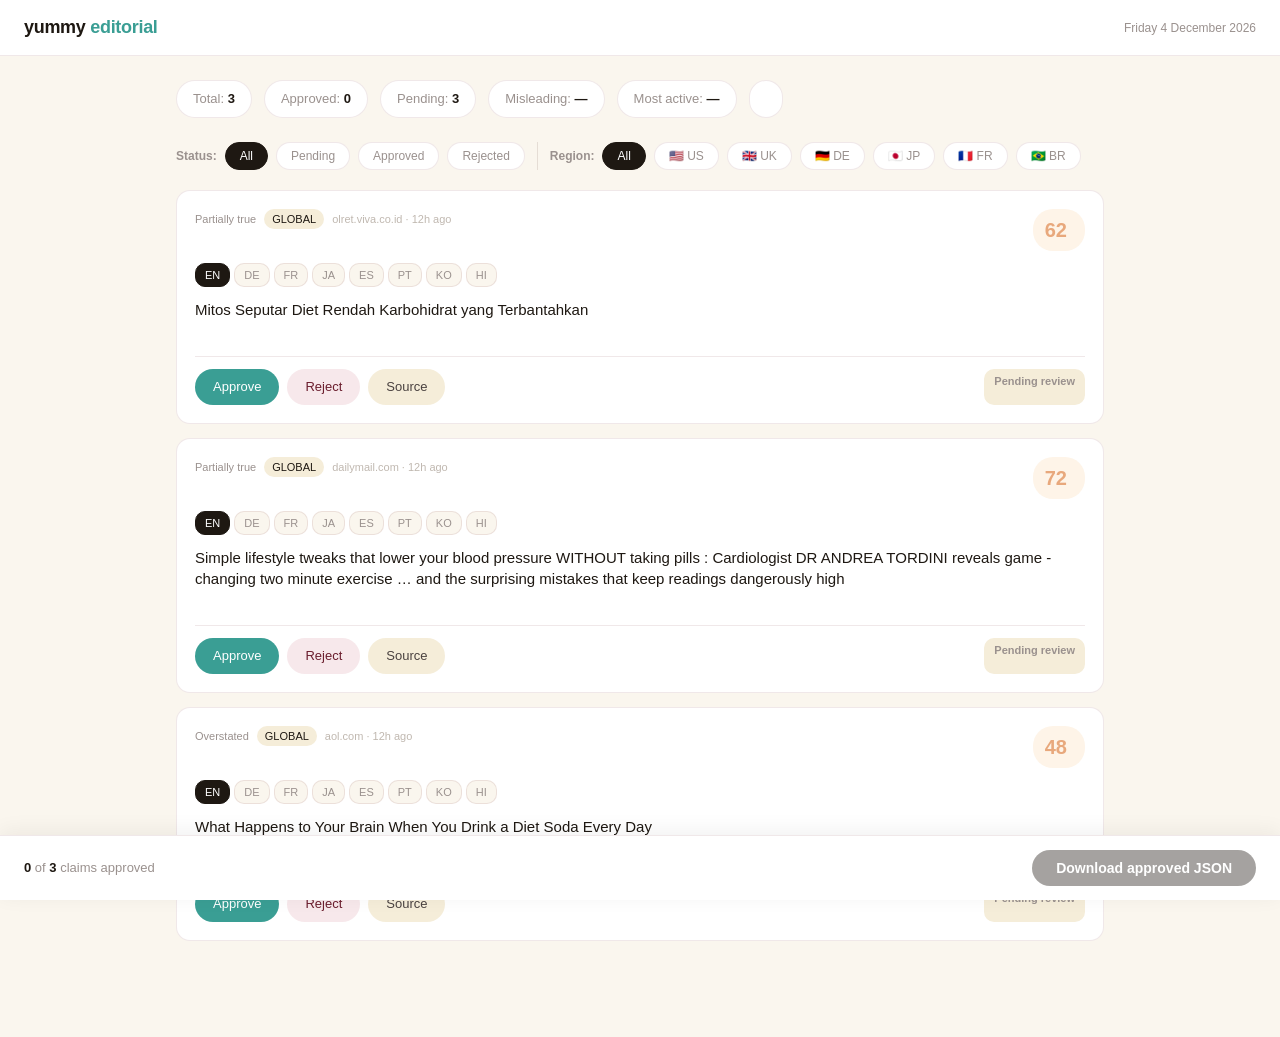
<file: admin/index.html>
<!DOCTYPE html>
<html lang="en">
<head>
  <meta charset="UTF-8" />
  <meta name="viewport" content="width=device-width, initial-scale=1.0" />
  <title>Yummy — Editorial Review</title>
  <link rel="stylesheet" href="style.css" />
</head>
<body>

  <header class="app-header">
    <h1>yummy <span>editorial</span></h1>
    <span class="header-meta" id="header-date"></span>
  </header>

  <main class="main">

    <!-- Stats -->
    <div class="stats-bar" id="stats-bar"></div>

    <!-- Filters -->
    <div class="filters">
      <strong style="font-size:12px;color:#9A918E;align-self:center">Status:</strong>
      <button class="filter-btn filter-status active" data-value="ALL"      onclick="setFilter('status','ALL')">All</button>
      <button class="filter-btn filter-status"        data-value="PENDING"  onclick="setFilter('status','PENDING')">Pending</button>
      <button class="filter-btn filter-status"        data-value="APPROVED" onclick="setFilter('status','APPROVED')">Approved</button>
      <button class="filter-btn filter-status"        data-value="REJECTED" onclick="setFilter('status','REJECTED')">Rejected</button>

      <span style="width:1px;background:#E5DDD5;margin:0 4px"></span>

      <strong style="font-size:12px;color:#9A918E;align-self:center">Region:</strong>
      <button class="filter-btn filter-region active" data-value="ALL" onclick="setFilter('region','ALL')">All</button>
      <button class="filter-btn filter-region" data-value="US" onclick="setFilter('region','US')">🇺🇸 US</button>
      <button class="filter-btn filter-region" data-value="GB" onclick="setFilter('region','GB')">🇬🇧 UK</button>
      <button class="filter-btn filter-region" data-value="DE" onclick="setFilter('region','DE')">🇩🇪 DE</button>
      <button class="filter-btn filter-region" data-value="JP" onclick="setFilter('region','JP')">🇯🇵 JP</button>
      <button class="filter-btn filter-region" data-value="FR" onclick="setFilter('region','FR')">🇫🇷 FR</button>
      <button class="filter-btn filter-region" data-value="BR" onclick="setFilter('region','BR')">🇧🇷 BR</button>
    </div>

    <!-- Claims -->
    <div class="claims-list" id="claims-container"></div>

    <!-- Bottom padding for publish bar -->
    <div style="height:72px"></div>

  </main>

  <!-- Publish bar -->
  <div class="publish-bar">
    <span class="summary" id="publish-summary">Loading…</span>
    <button class="btn-publish" id="btn-publish" disabled onclick="publishApproved()">
      Download approved JSON
    </button>
  </div>

  <script src="review.js"></script>
  <script>
    document.getElementById('header-date').textContent =
      new Date().toLocaleDateString('en-GB', { weekday:'long', day:'numeric', month:'long', year:'numeric' })
  </script>

</body>
</html>
</file>
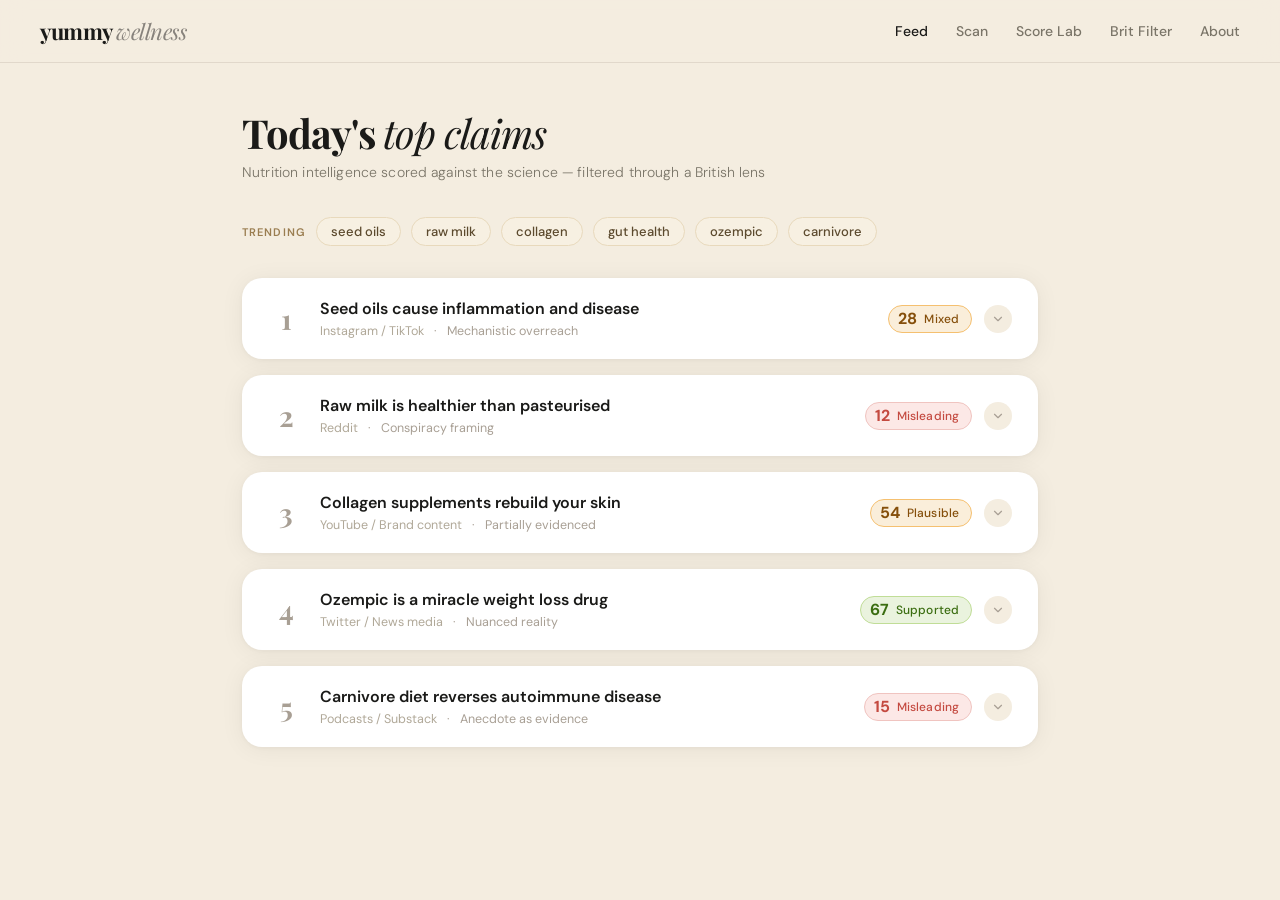
<file: feed.html>
<!DOCTYPE html>
<html lang="en">
<head>
  <meta charset="UTF-8" />
  <meta name="viewport" content="width=device-width, initial-scale=1.0" />
  <title>Yummy Wellness — Today's Top Claims</title>
  <link rel="stylesheet" href="styles/global.css" />
</head>
<body>

<!-- ── NAV ── -->
<nav class="app-nav">
  <a href="/" class="wordmark-nav">yummy <em>wellness</em></a>
  <div class="nav-links">
    <a href="/index.html" class="active">Feed</a>
    <a href="/scan.html">Scan</a>
    <a href="/score-lab.html">Score Lab</a>
    <a href="/brit-filter.html">Brit Filter</a>
    <a href="/about.html">About</a>
  </div>
</nav>

<!-- ── PAGE ── -->
<div class="page-wrap">

  <div class="page-header">
    <h1 class="page-heading">Today's <em>top claims</em></h1>
    <p class="page-tagline">Nutrition intelligence scored against the science — filtered through a British lens</p>
  </div>

  <div class="trending-strip">
    <span class="trend-label">Trending</span>
    <button class="trend-pill">seed oils</button>
    <button class="trend-pill">raw milk</button>
    <button class="trend-pill">collagen</button>
    <button class="trend-pill">gut health</button>
    <button class="trend-pill">ozempic</button>
    <button class="trend-pill">carnivore</button>
  </div>

  <div class="feed" id="feed"></div>

</div>

<!-- ── GLOBAL PANEL OVERLAY ── -->
<div class="overlay" id="overlay" onclick="handleOverlayClick(event)">
  <div class="global-panel" id="globalPanel">
    <div class="drag-handle"></div>
    <div class="panel-header">
      <div class="panel-header-text">
        <div class="panel-eyebrow">🌍 International opinions</div>
        <div class="panel-claim-title" id="panelClaimTitle"></div>
      </div>
      <button class="panel-close" onclick="closeGlobal()">✕</button>
    </div>
    <div class="consensus-wrap">
      <div class="consensus-label">Scientific consensus position</div>
      <div class="consensus-bar">
        <div class="consensus-marker" id="consensusMarker"></div>
      </div>
      <div class="consensus-labels">
        <span>Debunked</span><span>Contested</span>
        <span>Nuanced</span><span>Supported</span>
      </div>
    </div>
    <div class="stat-row" id="panelStats"></div>
    <div class="opinions-grid" id="panelOpinions"></div>
    <p class="panel-footer-note" id="panelFooter"></p>
  </div>
</div>

<script>
// ── Live data ─────────────────────────────────────────────────────
const LIVE_DATA_URL = 'https://raw.githubusercontent.com/rowlystudios-lgtm/yummy-wellness-tracker/main/data/daily.json';
let currentClaims = [];

function toScoreBand(scoreType, score) {
  if (scoreType === 'true'  || score >= 85) return 'green';
  if (scoreType === 'false' || score <  40) return 'red';
  return 'amber';
}

function mapLiveClaim(item) {
  const band   = toScoreBand(item.score_type, item.score);
  const border = item.score >= 85 ? '#1d9e75' : item.score >= 40 ? '#ef9f27' : '#e24b4a';
  return {
    rank:          item.rank,
    name:          item.claim,
    source:        item.platform || item.source || 'News',
    tag:           item.claim_tag || '',
    scoreVal:      item.score,
    scoreBand:     band,
    scoreLabel:    item.score_label || '',
    title:         item.claim,
    verdict:       item.verdict || '',
    science:       item.brit_take || (item.sources || []).join(' · '),
    scienceLabel:  item.brit_take ? '🇬🇧 Brit Take' : 'Science fact',
    consensusPos:  `${Math.min(item.score, 97)}%`,
    consensusBorder: border,
    sources:       item.sources || [],
    global_opinion: item.global_opinion || '',
    url:           item.url || '',
    hours_ago:     item.hours_ago || 24,
    isLive:        true,
  };
}

async function loadFeed() {
  let claimsToShow = FALLBACK_CLAIMS;
  try {
    const resp = await fetch(LIVE_DATA_URL + '?t=' + Date.now());
    if (resp.ok) {
      const data = await resp.json();
      if (data.top10 && data.top10.length > 0) {
        claimsToShow = data.top10.map(mapLiveClaim);
        // Update headline + live badge
        const tagline = document.querySelector('.page-tagline');
        if (tagline && data.week_headline) {
          const pub     = new Date(data.published);
          const dateStr = pub.toLocaleDateString('en-GB', { day: 'numeric', month: 'short' });
          tagline.innerHTML = `${data.week_headline}&nbsp;·&nbsp;<span class="live-badge">LIVE</span> ${dateStr}`;
        }
        // Swap trending pills to real claim tags
        const tags = [...new Set(claimsToShow.map(c => c.tag).filter(Boolean))].slice(0, 6);
        if (tags.length) {
          const strip = document.querySelector('.trending-strip');
          const label = strip && strip.querySelector('.trend-label');
          if (strip) {
            strip.innerHTML = '';
            if (label) strip.appendChild(label);
            tags.forEach(t => {
              const btn = document.createElement('button');
              btn.className = 'trend-pill';
              btn.textContent = t;
              strip.appendChild(btn);
            });
            if (typeof initTrendingPills === 'function') initTrendingPills();
          }
        }
      }
    }
  } catch (e) {
    console.log('Using fallback data:', e.message);
  }
  currentClaims = claimsToShow;
  buildFeed(claimsToShow);
}

// ── Fallback hardcoded claims (shown until pipeline has data) ─────
const FALLBACK_CLAIMS = [
  {
    rank: 1,
    name: "Seed oils cause inflammation and disease",
    source: "Instagram / TikTok",
    tag: "Mechanistic overreach",
    scoreVal: 28,
    scoreBand: "amber",
    scoreLabel: "Mixed",
    title: "Seed oils cause systemic inflammation and are the root of modern disease",
    verdict: "Omega-6 fatty acids in seed oils can compete with omega-3s, and the modern ratio is skewed. But causation between seed oil consumption and chronic disease remains unproven in controlled human trials. Epidemiological data is confounded by ultra-processed food intake overall.",
    science: "A 2023 Cochrane meta-analysis of 25 RCTs found that replacing saturated fat with polyunsaturated fat (including seed oils) reduced cardiovascular events by 17%. The inflammatory framing vastly oversimplifies lipid metabolism.",
    consensusPos: "35%",
    consensusBorder: "#ef9f27",
    stats: [
      { val: "25",  label: "Cochrane RCTs reviewed on dietary fats" },
      { val: "17%", label: "reduction in CV events replacing sat fat" },
      { val: "6:1", label: "current avg omega-6 to omega-3 ratio (ideal ~4:1)" }
    ],
    opinions: [
      { flag: "🇬🇧", region: "United Kingdom",  stance: "mainstream", stanceLabel: "Mainstream",  note: "NHS and BDA treat seed oils as acceptable within a balanced diet. Anti-seed oil messaging classified as misinformation by Food Standards Agency." },
      { flag: "🇺🇸", region: "United States",   stance: "contested",  stanceLabel: "Contested",   note: "AHA recommends polyunsaturated fats. RFK Jr. era HHS has amplified seed oil concerns. Policy and science in public tension." },
      { flag: "🇦🇺", region: "Australia",        stance: "mainstream", stanceLabel: "Mainstream",  note: "NHMRC dietary guidelines support vegetable oils. Seed oil discourse present in wellness communities but not in clinical guidance." },
      { flag: "🇯🇵", region: "Japan",            stance: "mainstream", stanceLabel: "Mainstream",  note: "Traditional Japanese diet low in seed oils correlates with longevity — often cited by seed oil critics, though confounded by overall dietary patterns." }
    ],
    footer: "Opinions reflect regulatory and institutional stances at time of publication. Individual dietary needs vary."
  },
  {
    rank: 2,
    name: "Raw milk is healthier than pasteurised",
    source: "Reddit",
    tag: "Conspiracy framing",
    scoreVal: 12,
    scoreBand: "red",
    scoreLabel: "Misleading",
    title: "Raw milk is dramatically healthier than pasteurised",
    verdict: "No credible evidence supports nutritional superiority of raw milk over pasteurised. The CDC documents 840 times more illness outbreaks linked to raw milk. What you gain in unverified probiotics you offset with genuine pathogen exposure.",
    science: "Pasteurisation reduces bacterial load by >99.9% while preserving 96–98% of proteins, fats, and most vitamins. A 2022 study in the Journal of Food Protection found no clinically meaningful difference in bioavailable nutrient content between pasteurised and raw milk.",
    consensusPos: "10%",
    consensusBorder: "#e24b4a",
    stats: [
      { val: "840×",  label: "more illness outbreaks vs pasteurised (CDC)" },
      { val: "99.9%", label: "bacterial reduction from pasteurisation" },
      { val: "3.7%",  label: "calcium difference — nutritionally negligible" }
    ],
    opinions: [
      { flag: "🇬🇧", region: "United Kingdom", stance: "restricted", stanceLabel: "Restricted", note: "Legal only from registered farms. Scotland, Wales and Northern Ireland ban it outright. Low cultural appetite despite artisan food trends." },
      { flag: "🇺🇸", region: "United States",  stance: "restricted", stanceLabel: "Restricted", note: "Interstate sales banned. 30 states permit intrastate sales. Raw milk advocacy strongest in rural communities and libertarian wellness spaces." },
      { flag: "🇫🇷", region: "France",          stance: "legal",     stanceLabel: "Legal",      note: "Legal via vending machines and farm shops. Seen as terroir product rather than health claim — framing differs entirely from US influencer discourse." },
      { flag: "🇦🇺", region: "Australia",        stance: "banned",    stanceLabel: "Banned",     note: "Nationally banned. Sold as 'bath milk' with 'not for human consumption' labels — a well-documented regulatory workaround." }
    ],
    footer: "Global view compares regulatory stance and cultural framing, not nutritional endorsement."
  },
  {
    rank: 3,
    name: "Collagen supplements rebuild your skin",
    source: "YouTube / Brand content",
    tag: "Partially evidenced",
    scoreVal: 54,
    scoreBand: "amber",
    scoreLabel: "Plausible",
    title: "Collagen supplements visibly rebuild skin and reduce wrinkles",
    verdict: "Some evidence exists, but the mechanism is debated. Ingested collagen is broken down into amino acids before absorption — the body doesn't preferentially direct these to skin. Several industry-funded trials show modest improvements in skin elasticity; independent replication is limited.",
    science: "A 2021 systematic review in the Journal of Drugs in Dermatology analysed 19 RCTs. Hydrolysed collagen showed statistically significant improvements in skin elasticity and hydration compared to placebo — but effect sizes were small and most trials were manufacturer-funded.",
    consensusPos: "55%",
    consensusBorder: "#3aaba0",
    stats: [
      { val: "19",  label: "RCTs reviewed in 2021 skin collagen meta-analysis" },
      { val: "12%", label: "average improvement in skin elasticity reported" },
      { val: "~£30",label: "avg monthly cost vs ~£3 for equivalent glycine from food" }
    ],
    opinions: [
      { flag: "🇬🇧", region: "United Kingdom", stance: "restricted", stanceLabel: "Cautious",    note: "NHS advises that evidence is insufficient to recommend collagen supplements. Strong commercial market exists despite clinical ambivalence." },
      { flag: "🇯🇵", region: "Japan",           stance: "legal",     stanceLabel: "Mainstream",  note: "Collagen supplements deeply embedded in beauty culture. Japan is the world's largest consumer. Regulatory framework allows functional food claims." },
      { flag: "🇺🇸", region: "United States",  stance: "restricted", stanceLabel: "Unregulated", note: "FDA classifies as supplement — no efficacy approval required. Market dominated by brand-sponsored research creating circular evidence loops." },
      { flag: "🇩🇪", region: "Germany",         stance: "mainstream", stanceLabel: "Sceptical",  note: "German Nutrition Society does not endorse collagen supplements. Mainstream clinical view is that a varied diet provides adequate precursors." }
    ],
    footer: "Evidence base is growing but remains underpowered for definitive claims. Buyer caution is warranted."
  },
  {
    rank: 4,
    name: "Ozempic is a miracle weight loss drug",
    source: "Twitter / News media",
    tag: "Nuanced reality",
    scoreVal: 67,
    scoreBand: "green",
    scoreLabel: "Supported",
    title: "Ozempic and GLP-1 drugs are a breakthrough for sustainable weight loss",
    verdict: "GLP-1 receptor agonists represent a genuine clinical advance for obesity treatment, with trial data showing 15–22% body weight reduction. The 'miracle' framing obscures real concerns: weight regain on cessation, muscle loss, side effect profiles, and long-term unknown risks in otherwise healthy people using it for cosmetic weight loss.",
    science: "STEP 1 trial (NEJM, 2021): semaglutide 2.4mg produced mean weight loss of 14.9% vs 2.4% placebo over 68 weeks. SURMOUNT-1 trial showed tirzepatide achieving up to 22.5% weight reduction — the strongest result in obesity pharmacology to date.",
    consensusPos: "72%",
    consensusBorder: "#1d9e75",
    stats: [
      { val: "22.5%", label: "max body weight reduction in SURMOUNT-1 trial" },
      { val: "68%",   label: "regain weight within 1 yr of stopping (STEP 4)" },
      { val: "~£200", label: "estimated monthly NHS cost per patient" }
    ],
    opinions: [
      { flag: "🇬🇧", region: "United Kingdom", stance: "restricted", stanceLabel: "Rationed",           note: "NICE approved for obesity with BMI 35+. NHS rollout limited by supply and cost. Private prescribing booming — significant two-tier access concern." },
      { flag: "🇺🇸", region: "United States",  stance: "legal",     stanceLabel: "Widespread",          note: "FDA approved for obesity (Wegovy) and T2 diabetes (Ozempic). Off-label cosmetic use widespread. Shortage driven partly by wealthy non-obese users." },
      { flag: "🇩🇰", region: "Denmark",         stance: "legal",     stanceLabel: "Supported",           note: "Novo Nordisk (manufacturer) is Danish — national pride element. Strong clinical support. Early adopter of GLP-1 class in treatment guidelines." },
      { flag: "🇧🇷", region: "Brazil",           stance: "restricted", stanceLabel: "Unregulated concern", note: "High demand has created black market compounded versions. ANVISA issued warnings about counterfeit semaglutide. Access inequality acute." }
    ],
    footer: "Clinical evidence is strong for obesity treatment. Framing as universally 'miraculous' glosses over cessation effects and equity concerns."
  },
  {
    rank: 5,
    name: "Carnivore diet reverses autoimmune disease",
    source: "Podcasts / Substack",
    tag: "Anecdote as evidence",
    scoreVal: 15,
    scoreBand: "red",
    scoreLabel: "Misleading",
    title: "The carnivore diet reverses autoimmune conditions where medicine has failed",
    verdict: "Compelling anecdotes abound but clinical evidence is essentially absent. Elimination diets can reduce inflammatory triggers, which may explain symptom relief — but attributing this to meat specifically lacks mechanistic or trial support. Long-term carnivore diet risks include micronutrient deficiency and elevated cardiovascular markers.",
    science: "Zero RCTs exist for carnivore diet and autoimmune disease as of 2025. A 2023 observational study published in Current Developments in Nutrition (n=2,029) reported self-reported symptom improvement, but with no control group and massive selection bias from self-selecting participants on carnivore forums.",
    consensusPos: "8%",
    consensusBorder: "#e24b4a",
    stats: [
      { val: "0",     label: "RCTs on carnivore diet and autoimmune disease (2025)" },
      { val: "2,029", label: "self-selected participants in largest observational study" },
      { val: "↑LDL",  label: "consistently elevated in carnivore diet studies" }
    ],
    opinions: [
      { flag: "🇬🇧", region: "United Kingdom", stance: "fringe",     stanceLabel: "Fringe",   note: "No clinical body endorses carnivore diet for autoimmune conditions. BDA lists it among fad diets of concern. Influencer-driven entirely." },
      { flag: "🇺🇸", region: "United States",  stance: "fringe",     stanceLabel: "Fringe",   note: "Paul Saladino and Jordan Peterson popularised the movement. FDA and AMA positions unchanged. Growing but clinically unsupported." },
      { flag: "🇭🇺", region: "Hungary",         stance: "restricted", stanceLabel: "Emerging", note: "Hungary has an unusually active carnivore diet clinical community. Some gastroenterologists experimenting informally. Not yet in guidelines." },
      { flag: "🇨🇦", region: "Canada",           stance: "fringe",     stanceLabel: "Fringe",   note: "Health Canada dietary guidelines directly contradict carnivore principles. Elimination diet versions (without the all-meat framing) have more clinical traction." }
    ],
    footer: "Anecdotal recovery stories are real to those who experience them — but cannot substitute for controlled evidence before clinical recommendations are made."
  }
];

function buildFeed(claimsData) {
  const feed = document.getElementById('feed');
  feed.innerHTML = '';
  claimsData.forEach((c, i) => {
    const wrapper = document.createElement('div');
    wrapper.className = 'claim-wrapper';
    wrapper.style.animationDelay = `${i * 80}ms`;

    const row = document.createElement('div');
    row.className = 'topic-row';
    row.style.animationDelay = `${i * 80}ms`;
    row.innerHTML = `
      <div class="topic-rank">${c.rank}</div>
      <div class="topic-info">
        <div class="topic-name">${c.name}</div>
        <div class="topic-meta">
          <span class="meta-source">${c.source}</span>
          <span>·</span>
          <span>${c.tag}</span>
        </div>
      </div>
      <div class="topic-right">
        <div class="score-badge ${c.scoreBand}">
          <span class="score-number">${c.scoreVal}</span>
          <span class="score-label">${c.scoreLabel}</span>
        </div>
        <div class="chevron">
          <svg viewBox="0 0 24 24" fill="none" stroke-width="2" stroke-linecap="round" stroke-linejoin="round">
            <polyline points="6 9 12 15 18 9"/>
          </svg>
        </div>
      </div>
    `;

    const card = document.createElement('div');
    card.className = 'claim-card';
    card.innerHTML = `
      <div class="card-divider"></div>
      <div class="card-header-row">
        <div class="score-badge ${c.scoreBand}">
          <span class="score-number">${c.scoreVal}</span>
          <span class="score-label">${c.scoreLabel}</span>
        </div>
        <span class="claim-tag">${c.tag}</span>
      </div>
      <h2 class="claim-title">${c.title}</h2>
      <p class="verdict">${c.verdict}</p>
      <div class="science-box">
        <div class="science-label">Science fact</div>
        <p class="science-text">${c.science}</p>
      </div>
      <div class="card-footer">
        <span class="card-source">${c.source}</span>
        <button class="global-btn" onclick="openGlobal(currentClaims, ${i}); event.stopPropagation();">
          🌍 International opinions
        </button>
      </div>
    `;

    row.addEventListener('click', () => toggleCard(row, card));
    wrapper.appendChild(row);
    wrapper.appendChild(card);
    feed.appendChild(wrapper);
  });
}

document.addEventListener('DOMContentLoaded', async () => {
  await loadFeed();
  const params = new URLSearchParams(window.location.search);
  // Auto-expand first card if ?expand=1
  if (params.get('expand') === '1') {
    setTimeout(() => {
      const row  = document.querySelector('.topic-row');
      const card = document.querySelector('.claim-card');
      if (row && card) { row.classList.add('open'); card.classList.add('open'); }
    }, 150);
  }
  // Auto-open global panel if ?global=N
  const globalIdx = params.get('global');
  if (globalIdx !== null) {
    setTimeout(() => openGlobal(currentClaims, parseInt(globalIdx) || 0), 300);
  }
});
</script>

<script src="scripts/app.js"></script>
</body>
</html>
</file>
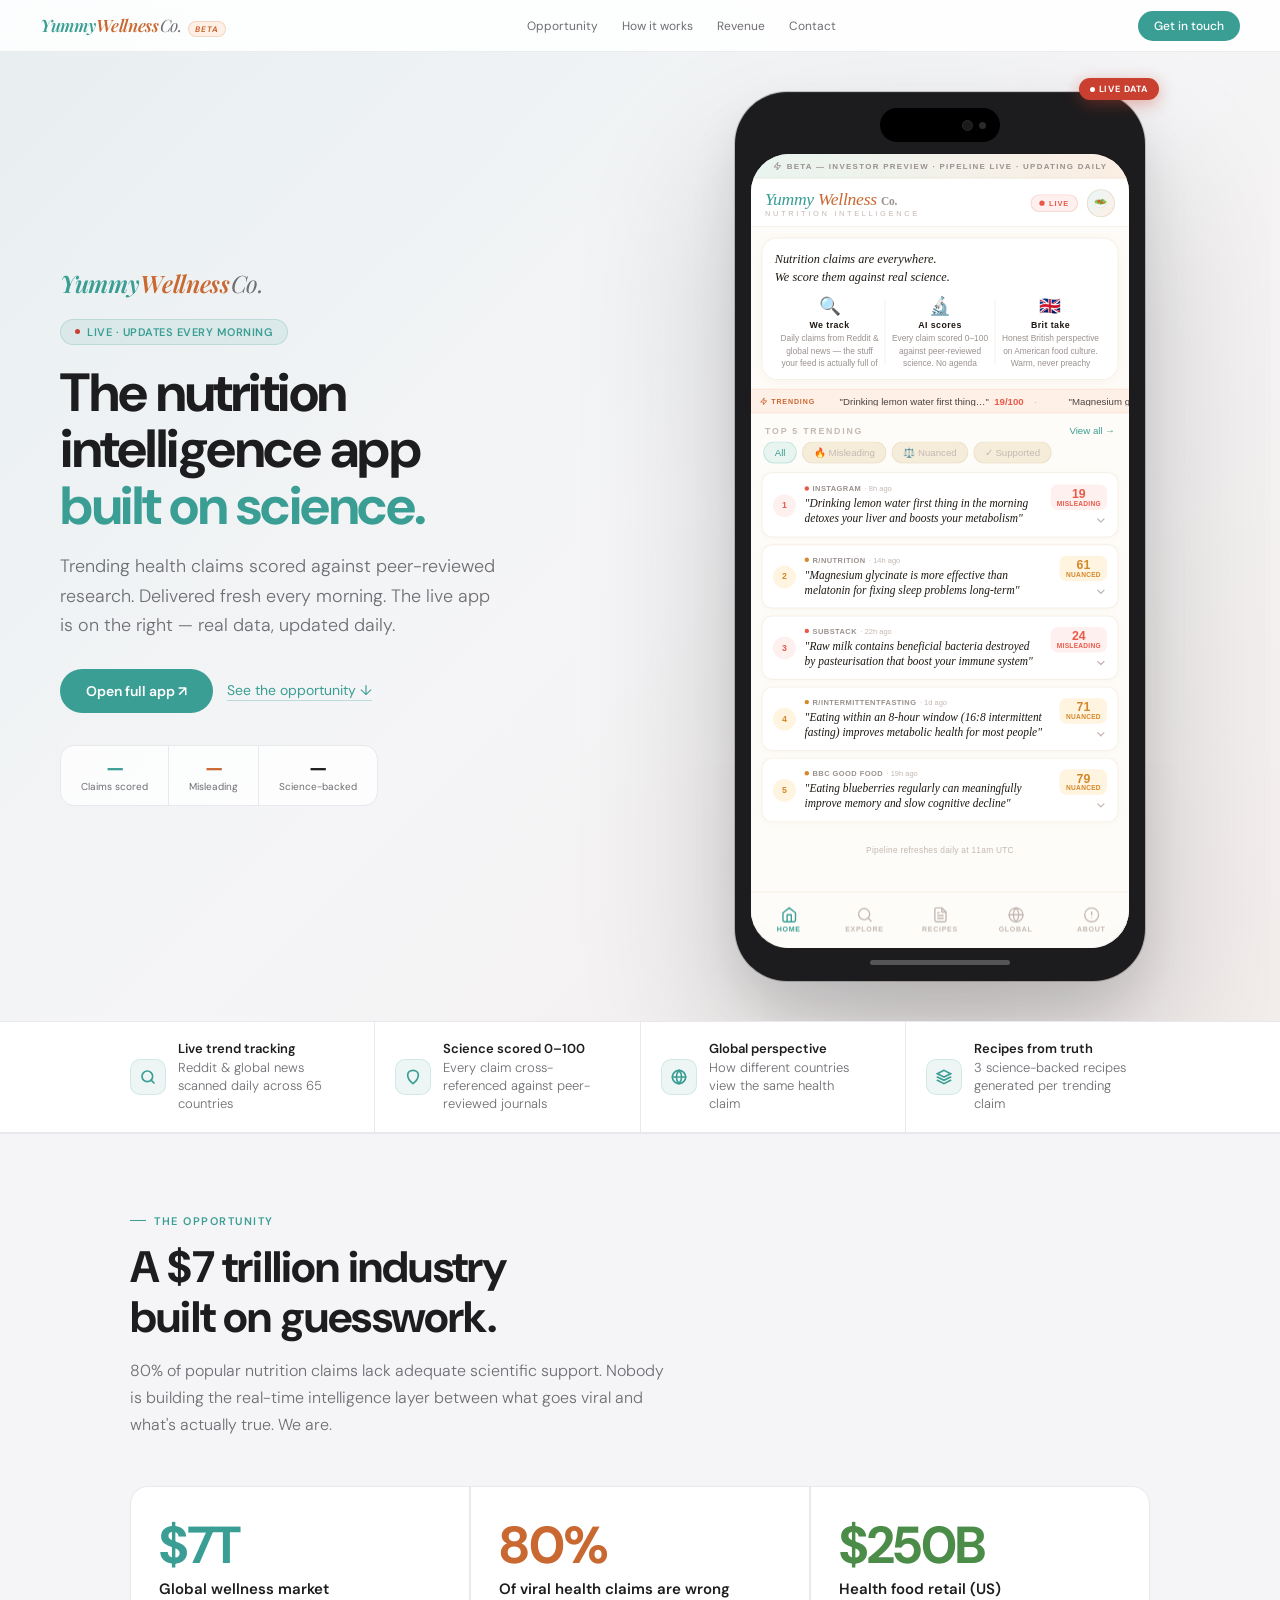
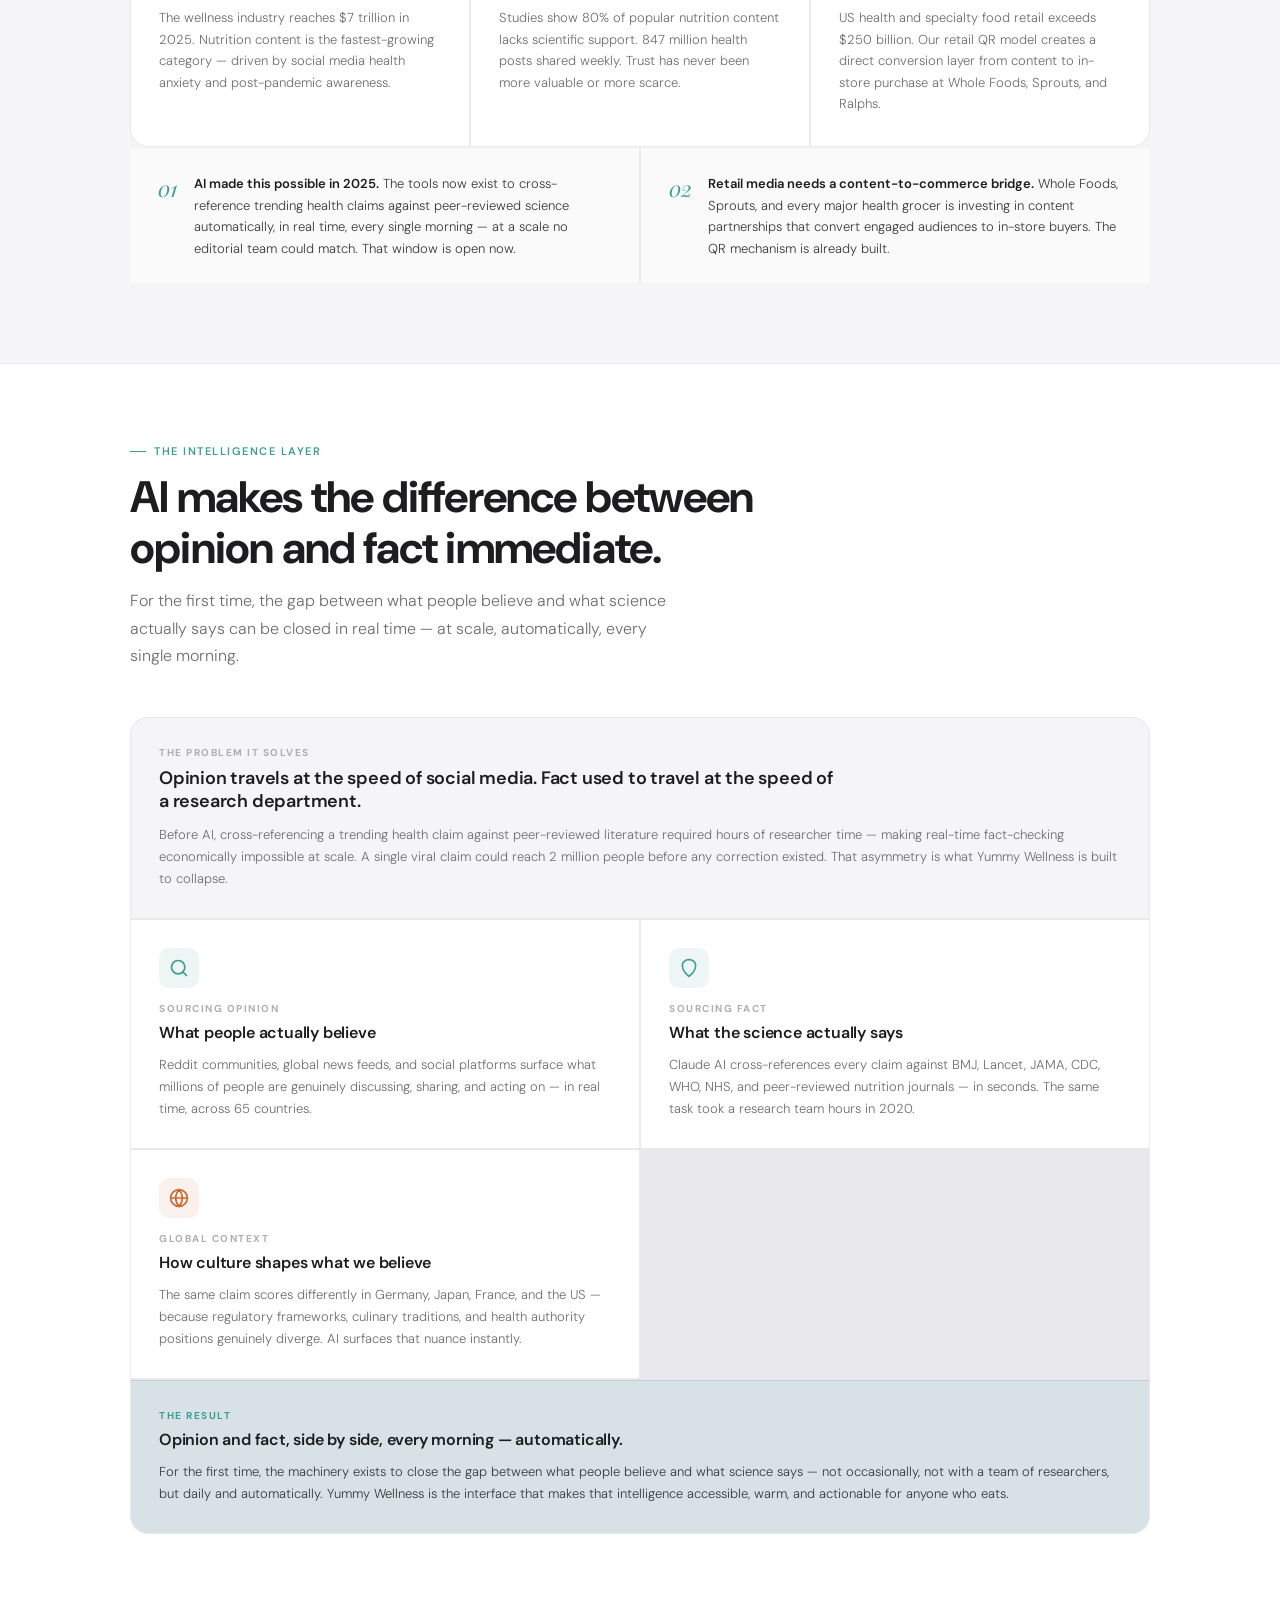
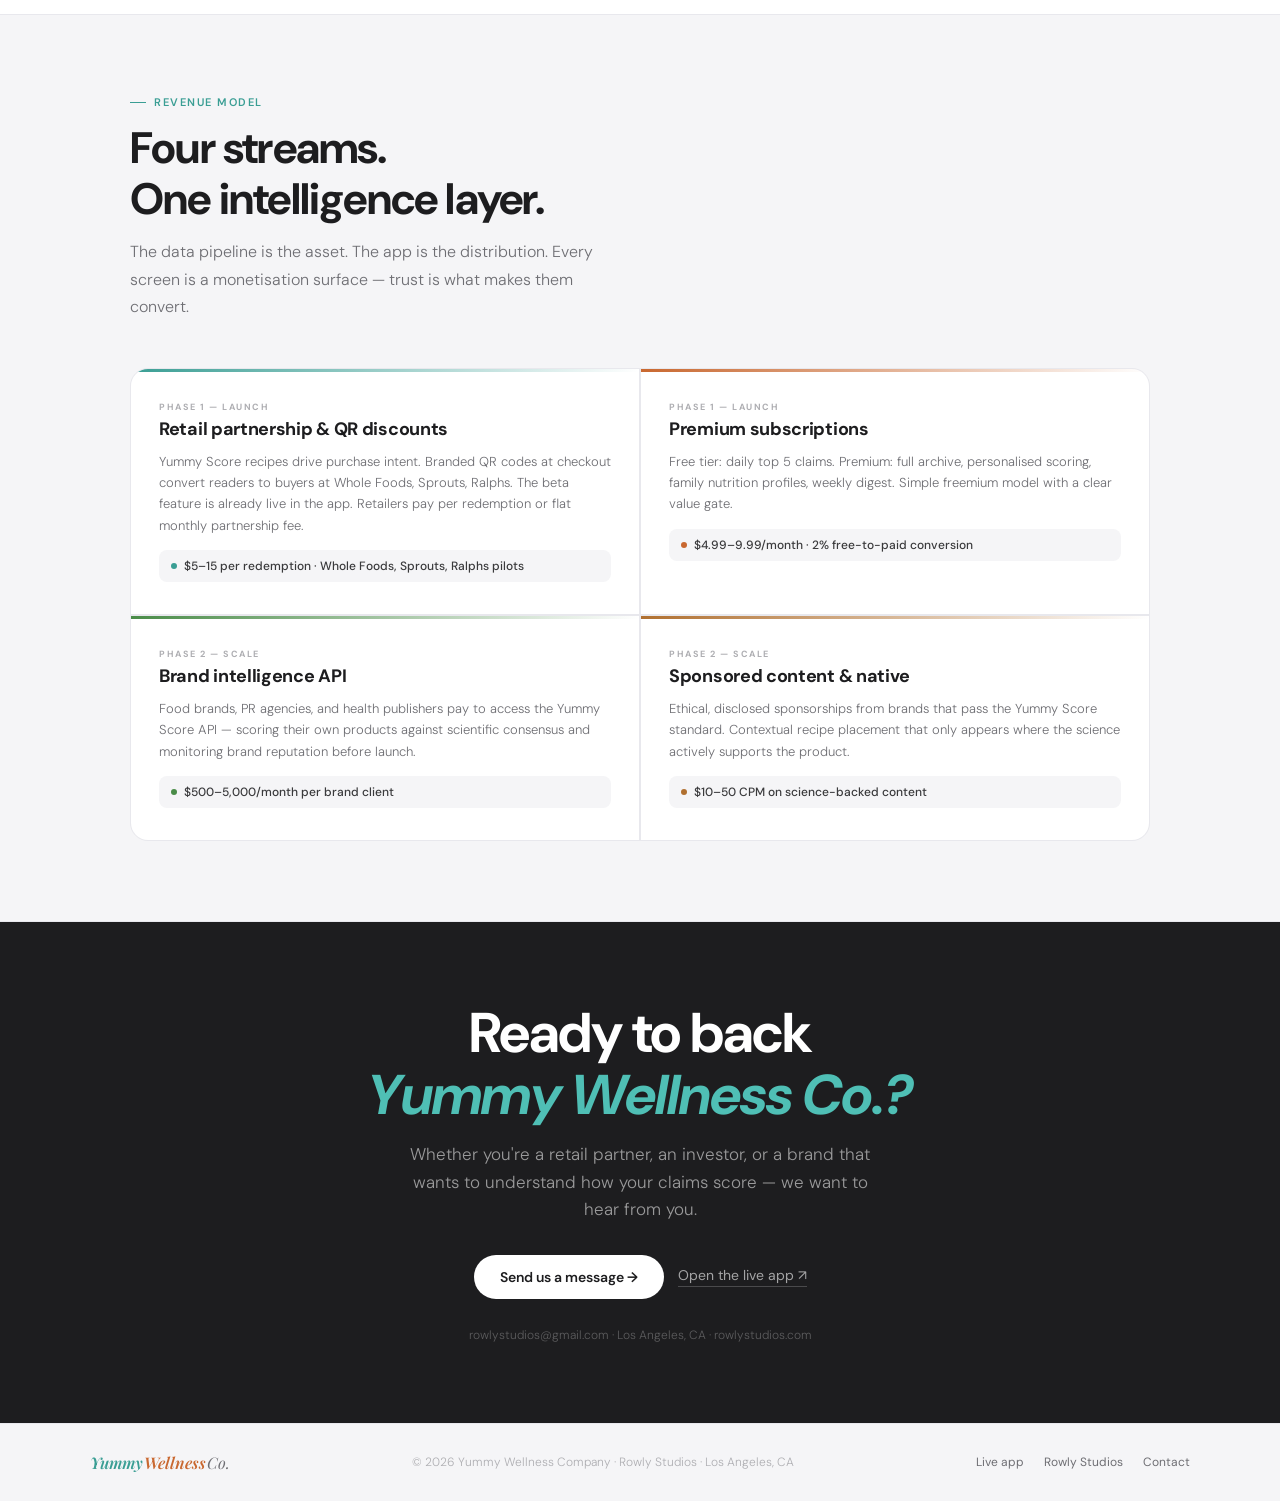
<file: investor.html>
<!DOCTYPE html>
<html lang="en">
<head>
<meta charset="UTF-8">
<meta name="viewport" content="width=device-width, initial-scale=1.0">
<title>Yummy Wellness Co. — Investor Overview</title>
<link href="https://fonts.googleapis.com/css2?family=DM+Sans:wght@300;400;500;600;700&family=Playfair+Display:ital,wght@0,600;1,400;1,600&display=swap" rel="stylesheet">
<style>
*{box-sizing:border-box;margin:0;padding:0}
:root{
  --white:#FFFFFF;
  --off:#F5F5F7;
  --off2:#FAFAFA;
  --border:#E8E8ED;
  --ink:#1D1D1F;
  --ink2:#3A3A3C;
  --ink3:#6E6E73;
  --ink4:#AEAEB2;
  --mint:#3A9E94;
  --mint-light:#4FBFB5;
  --mint-pale:#E8F7F6;
  --mint-dim:rgba(58,158,148,0.09);
  --orange:#C96830;
  --orange-light:#E8874A;
  --orange-pale:#FEF0E6;
  --orange-dim:rgba(201,104,48,0.09);
  --sage:#4A8C48;
  --sage-pale:#EEF7EA;
  --amber:#B07030;
  --amber-pale:#FEF4E0;
  --viral:#C94030;
  --viral-pale:#FEF0EE;
}
html{scroll-behavior:smooth;-webkit-font-smoothing:antialiased}
body{font-family:"DM Sans",-apple-system,BlinkMacSystemFont,"Helvetica Neue",Helvetica,Arial,sans-serif;background:var(--white);color:var(--ink);overflow-x:hidden}

/* NAV */
nav{position:fixed;top:0;left:0;right:0;z-index:200;background:rgba(255,255,255,0.88);backdrop-filter:saturate(180%) blur(20px);border-bottom:1px solid rgba(0,0,0,0.07);height:52px;padding:0 40px;display:flex;align-items:center;justify-content:space-between}
.nav-logo{font-family:"Playfair Display",serif;font-size:17px;font-style:italic;font-weight:600;letter-spacing:-0.3px;display:flex;align-items:baseline;gap:0}
.nl-y{color:var(--mint)}.nl-w{color:var(--orange)}.nl-co{color:var(--ink3);font-weight:400}
.nav-beta{font-size:8px;font-weight:700;letter-spacing:1px;color:var(--orange);background:var(--orange-pale);padding:2px 6px;border-radius:20px;border:1px solid rgba(201,104,48,0.2);margin-left:6px;vertical-align:middle;font-family:"DM Sans",sans-serif}
.nav-links{display:flex;gap:24px}
.nav-link{font-size:12px;color:var(--ink3);text-decoration:none;font-weight:400;transition:color 0.2s}
.nav-link:hover{color:var(--ink)}
.nav-cta{font-size:12px;font-weight:500;color:var(--white);background:var(--mint);padding:7px 16px;border-radius:20px;text-decoration:none;transition:opacity 0.2s}
.nav-cta:hover{opacity:0.88}

/* HERO — light background, text LEFT, phone RIGHT */
.hero{
  background:var(--off);
  min-height:100vh;
  padding-top:52px;
  position:relative;
  overflow:hidden;
}
.hero::before{
  content:'';position:absolute;inset:0;pointer-events:none;
  background:linear-gradient(135deg,rgba(58,158,148,0.07) 0%,transparent 50%,rgba(201,104,48,0.06) 100%);
}
.hero-grid{
  position:relative;z-index:2;
  max-width:1280px;margin:0 auto;
  padding:0 60px;
  display:grid;
  grid-template-columns:1fr 1fr;
  gap:40px;
  align-items:center;
  min-height:calc(100vh - 52px);
}

/* LEFT column */
.hero-left{display:flex;flex-direction:column;justify-content:center;padding:48px 0}
.hero-logo{
  font-family:"Playfair Display",serif;font-size:24px;font-style:italic;font-weight:600;
  letter-spacing:-0.3px;margin-bottom:20px;
  display:flex;align-items:baseline;gap:0;
}
.hl-y{color:var(--mint)}.hl-w{color:var(--orange)}.hl-co{color:var(--ink3);font-weight:400}
.hero-eyebrow{display:inline-flex;align-items:center;gap:7px;background:rgba(58,158,148,0.1);border:1px solid rgba(58,158,148,0.2);border-radius:50px;padding:5px 14px;margin-bottom:20px;width:fit-content}
.he-dot{width:5px;height:5px;border-radius:50%;background:var(--viral);animation:blink 1.4s ease infinite;flex-shrink:0}
@keyframes blink{0%,100%{opacity:1}50%{opacity:0.3}}
.he-txt{font-size:11px;font-weight:600;color:var(--mint);letter-spacing:0.5px;text-transform:uppercase}
.hero-h1{font-size:clamp(34px,4.2vw,62px);font-weight:700;letter-spacing:-1.5px;line-height:1.05;color:var(--ink);margin-bottom:18px}
.hero-h1 .mint{color:var(--mint)}
.hero-sub{font-size:clamp(15px,1.4vw,18px);color:var(--ink3);line-height:1.65;font-weight:300;margin-bottom:28px;max-width:440px}
.hero-btns{display:flex;align-items:center;gap:14px;flex-wrap:wrap;margin-bottom:32px}
.btn-primary{font-size:14px;font-weight:600;color:var(--white);background:var(--mint);padding:13px 26px;border-radius:50px;text-decoration:none;transition:opacity 0.2s}
.btn-primary:hover{opacity:0.88}
.btn-ghost{font-size:14px;font-weight:400;color:var(--mint);text-decoration:none;border-bottom:1px solid rgba(58,158,148,0.3);padding-bottom:1px;transition:border-color 0.2s}
.btn-ghost:hover{border-color:var(--mint)}
/* Live stats strip */
.hero-stats{display:flex;align-items:center;background:rgba(255,255,255,0.8);border:1px solid var(--border);border-radius:14px;overflow:hidden;width:fit-content}
.hs-item{padding:12px 20px;text-align:center}
.hs-divider{width:1px;background:var(--border);align-self:stretch}
.hs-num{font-size:20px;font-weight:700;letter-spacing:-0.5px;line-height:1;color:var(--ink);margin-bottom:2px}
.hs-num.m{color:var(--mint)}.hs-num.o{color:var(--orange)}
.hs-lbl{font-size:10px;color:var(--ink3);font-weight:400}

/* RIGHT column — phone */
.hero-right{display:flex;align-items:center;justify-content:center;padding:40px 0}
.phone-wrap{position:relative}
.phone{
  width:clamp(300px,32vw,420px);
  background:#1C1C1E;
  border-radius:52px;
  padding:16px;
  box-shadow:0 0 0 1px rgba(0,0,0,0.18),0 80px 160px rgba(0,0,0,0.2),0 24px 48px rgba(0,0,0,0.1),inset 0 1px 0 rgba(255,255,255,0.08);
  position:relative;
}
.phone-island{width:120px;height:34px;background:#000;border-radius:22px;margin:0 auto 12px;display:flex;align-items:center;justify-content:flex-end;padding-right:14px;gap:6px}
.pi-cam{width:11px;height:11px;border-radius:50%;background:#1A1A1A;border:1px solid #2A2A2A}
.pi-dot{width:7px;height:7px;border-radius:50%;background:#2A2A2A}
.phone-screen{
  border-radius:38px;overflow:hidden;
  background:#FEFCF8;position:relative;
  /* height = width * 2.1 for tall modern phone */
}
.phone-screen iframe{width:430px;height:100%;border:none;transform-origin:top left;pointer-events:auto;display:block}
.phone-bar{width:140px;height:5px;background:rgba(255,255,255,0.25);border-radius:3px;margin:12px auto 0}
.phone-live{position:absolute;top:-14px;right:-14px;background:var(--viral);color:#fff;font-size:9px;font-weight:700;letter-spacing:0.8px;padding:5px 11px;border-radius:20px;display:flex;align-items:center;gap:4px;box-shadow:0 4px 16px rgba(201,64,48,0.4);z-index:10}
.pl-dot{width:5px;height:5px;border-radius:50%;background:#fff;animation:blink 1.4s ease infinite}

/* FEATURE BANNER */
.feature-banner{background:var(--white);border-top:1px solid var(--border);border-bottom:1px solid var(--border)}
.fb-inner{max-width:1100px;margin:0 auto;padding:0 40px;display:flex;align-items:stretch}
.fb-item{flex:1;display:flex;align-items:center;gap:12px;padding:18px 20px 18px 0}
.fb-item:first-child{padding-left:0}
.fb-sep{width:1px;background:var(--border);align-self:stretch;flex-shrink:0;margin:0 20px}
.fb-icon{width:36px;height:36px;border-radius:10px;background:var(--mint-dim);border:1px solid rgba(58,158,148,0.15);display:flex;align-items:center;justify-content:center;flex-shrink:0}
.fb-text{font-size:13px;color:var(--ink3);font-weight:300;line-height:1.4}
.fb-text strong{display:block;font-size:13px;font-weight:600;color:var(--ink);margin-bottom:1px}

/* SECTIONS */
.section{padding:80px 40px;max-width:1100px;margin:0 auto}
.sec-label{font-size:11px;font-weight:600;letter-spacing:1.5px;color:var(--mint);text-transform:uppercase;margin-bottom:14px;display:flex;align-items:center;gap:8px}
.sec-label::before{content:'';width:16px;height:1px;background:var(--mint)}
.sec-h2{font-size:clamp(26px,3.5vw,44px);font-weight:700;letter-spacing:-0.8px;line-height:1.15;color:var(--ink);margin-bottom:14px}
.sec-sub{font-size:16px;color:var(--ink3);line-height:1.7;font-weight:300}

/* OPPORTUNITY */
.opp-bg{background:var(--off);border-top:1px solid var(--border);border-bottom:1px solid var(--border)}
.opp-grid{display:grid;grid-template-columns:repeat(3,1fr);gap:2px;margin-top:48px;border:1px solid var(--border);border-radius:18px;overflow:hidden;background:var(--border)}
.opp-card{background:var(--white);padding:32px 28px}
.oc-num{font-size:clamp(36px,4.5vw,52px);font-weight:700;letter-spacing:-1.5px;line-height:1;margin-bottom:8px}
.oc-num.m{color:var(--mint)}.oc-num.o{color:var(--orange)}.oc-num.s{color:var(--sage)}
.oc-title{font-size:15px;font-weight:600;color:var(--ink);margin-bottom:8px}
.oc-body{font-size:13px;color:var(--ink3);line-height:1.65;font-weight:300}
.opp-why{display:grid;grid-template-columns:1fr 1fr;gap:2px;margin-top:2px;background:var(--border)}
.ow-card{background:var(--off2);padding:24px 28px;display:flex;gap:16px;align-items:flex-start}
.ow-num{font-family:"Playfair Display",serif;font-size:22px;font-style:italic;color:var(--mint);flex-shrink:0}
.ow-text{font-size:13px;color:var(--ink2);line-height:1.65;font-weight:300}
.ow-text strong{font-weight:600;color:var(--ink)}

/* AI INTELLIGENCE GRID */
.ai-grid{display:grid;grid-template-columns:1fr 1fr;gap:2px;margin-top:48px;border:1px solid var(--border);border-radius:18px;overflow:hidden;background:var(--border)}
.ai-card{background:var(--white);padding:28px;position:relative}
.ai-card.ai-main{grid-column:1/-1;background:var(--off)}
.ai-card.ai-highlight{grid-column:1/-1;background:var(--mint-dim);border-top:1px solid rgba(58,158,148,0.2)}
.aic-icon{width:40px;height:40px;border-radius:10px;display:flex;align-items:center;justify-content:center;margin-bottom:14px}
.aic-icon.m{background:var(--mint-dim)}.aic-icon.o{background:var(--orange-dim)}
.aic-label{font-size:10px;font-weight:700;letter-spacing:1.5px;color:var(--ink4);text-transform:uppercase;margin-bottom:8px}
.ai-card.ai-highlight .aic-label{color:var(--mint)}
.aic-title{font-size:16px;font-weight:600;color:var(--ink);margin-bottom:10px;letter-spacing:-0.2px;line-height:1.3}
.ai-card.ai-main .aic-title{font-size:18px;max-width:680px}
.aic-body{font-size:13px;color:var(--ink3);line-height:1.7;font-weight:300}
.ai-card.ai-highlight .aic-body{color:var(--ink2)}


/* REVENUE */
.rev-bg{background:var(--off);border-top:1px solid var(--border);border-bottom:1px solid var(--border)}
.rev-grid{display:grid;grid-template-columns:1fr 1fr;gap:2px;margin-top:48px;border:1px solid var(--border);border-radius:18px;overflow:hidden;background:var(--border)}
.rev-card{background:var(--white);padding:32px 28px;position:relative;overflow:hidden}
.rev-card::after{content:'';position:absolute;top:0;left:0;right:0;height:3px}
.rev-card.m::after{background:linear-gradient(90deg,var(--mint),transparent)}
.rev-card.o::after{background:linear-gradient(90deg,var(--orange),transparent)}
.rev-card.s::after{background:linear-gradient(90deg,var(--sage),transparent)}
.rev-card.a::after{background:linear-gradient(90deg,var(--amber),transparent)}
.rc-phase{font-size:9px;font-weight:700;letter-spacing:1.5px;color:var(--ink4);text-transform:uppercase;margin-bottom:6px}
.rc-title{font-size:18px;font-weight:700;color:var(--ink);margin-bottom:10px;letter-spacing:-0.3px;line-height:1.2}
.rc-body{font-size:13px;color:var(--ink3);line-height:1.65;font-weight:300;margin-bottom:14px}
.rc-target{font-size:12px;color:var(--ink2);font-weight:500;display:flex;align-items:center;gap:7px;background:var(--off);padding:8px 12px;border-radius:8px}
.rc-dot{width:6px;height:6px;border-radius:50%;flex-shrink:0}

/* CTA */
.cta-bg{background:var(--ink);padding:80px 40px;text-align:center}
.cta-h2{font-size:clamp(28px,5vw,56px);font-weight:700;letter-spacing:-1px;line-height:1.1;color:var(--white);margin-bottom:16px}
.cta-h2 em{font-style:italic;color:var(--mint-light)}
.cta-sub{font-size:17px;color:rgba(255,255,255,0.55);line-height:1.6;font-weight:300;max-width:480px;margin:0 auto 32px}
.cta-row{display:flex;align-items:center;justify-content:center;gap:14px;flex-wrap:wrap;margin-bottom:28px}
.btn-white{font-size:14px;font-weight:600;color:var(--ink);background:var(--white);padding:13px 26px;border-radius:50px;text-decoration:none;transition:opacity 0.2s}
.btn-white:hover{opacity:0.9}
.btn-outline{font-size:14px;font-weight:400;color:rgba(255,255,255,0.6);text-decoration:none;border-bottom:1px solid rgba(255,255,255,0.2);padding-bottom:2px}
.cta-meta{font-size:12px;color:rgba(255,255,255,0.28);font-weight:300}

/* FOOTER */
footer{background:var(--off);border-top:1px solid var(--border);padding:28px 40px}
.footer-inner{max-width:1100px;margin:0 auto;display:flex;justify-content:space-between;align-items:center;flex-wrap:wrap;gap:12px}
.footer-logo{font-family:"Playfair Display",serif;font-size:16px;font-style:italic;font-weight:600}
.fl-y{color:var(--mint)}.fl-w{color:var(--orange)}.fl-co{color:var(--ink3);font-weight:400}
.footer-copy{font-size:12px;color:var(--ink4);font-weight:300}
.footer-links{display:flex;gap:20px}
.footer-link{font-size:12px;color:var(--ink3);text-decoration:none;transition:color 0.2s}
.footer-link:hover{color:var(--ink)}

/* REVEAL */
.reveal{opacity:0;transform:translateY(16px);transition:opacity 0.55s ease,transform 0.55s ease}
.reveal.visible{opacity:1;transform:translateY(0)}
.rd1{transition-delay:.08s}.rd2{transition-delay:.16s}.rd3{transition-delay:.24s}

/* RESPONSIVE */
@media(max-width:1100px){
  .hero-grid{padding:0 40px;gap:24px}
  .phone{width:clamp(280px,30vw,360px)}
}
@media(max-width:900px){
  nav{padding:0 20px}.nav-links{display:none}
  .hero-grid{grid-template-columns:1fr;padding:0 24px;min-height:auto}
  .hero-left{align-items:center;text-align:center;padding:40px 0 0}
  .hero-eyebrow,.hero-btns,.hero-stats{margin-left:auto;margin-right:auto}
  .hero-sub{max-width:100%}
  .hero-right{padding:32px 0 48px}
  .phone{width:clamp(260px,70vw,320px)}
  .fb-inner{flex-wrap:wrap;padding:0 24px}
  .fb-item{flex:calc(50% - 1px);padding:14px 0}
  .fb-sep:nth-child(4){display:none}
  .opp-grid{grid-template-columns:1fr}
  .opp-why{grid-template-columns:1fr}
  .ai-grid{grid-template-columns:1fr}
  .rev-grid{grid-template-columns:1fr}
  .section{padding:60px 24px}
  .cta-bg{padding:60px 24px}
  footer{padding:24px}
}
@media(max-width:600px){
  .hero-h1{font-size:34px}

  .fb-item{flex:100%}.fb-sep{display:none}
}
</style>
</head>
<body>

<!-- NAV -->
<nav>
  <div class="nav-logo">
    <span class="nl-y">Yummy</span>&thinsp;<span class="nl-w">Wellness</span>&thinsp;<span class="nl-co">Co.</span>
    <span class="nav-beta">BETA</span>
  </div>
  <div class="nav-links">
    <a href="#opportunity" class="nav-link">Opportunity</a>
    <a href="#how" class="nav-link">How it works</a>
    <a href="#revenue" class="nav-link">Revenue</a>
    <a href="#contact" class="nav-link">Contact</a>
  </div>
  <a href="mailto:rowlystudios@gmail.com?subject=Yummy Wellness Co. — Investor Enquiry" class="nav-cta">Get in touch</a>
</nav>

<!-- HERO -->
<div class="hero">
  <div class="hero-grid">

    <!-- LEFT: copy -->
    <div class="hero-left reveal">
      <div class="hero-logo">
        <span class="hl-y">Yummy</span>&thinsp;<span class="hl-w">Wellness</span>&thinsp;<span class="hl-co">Co.</span>
      </div>
      <div class="hero-eyebrow">
        <div class="he-dot"></div>
        <div class="he-txt">Live · Updates every morning</div>
      </div>
      <h1 class="hero-h1">
        The nutrition<br>intelligence app<br><span class="mint">built on science.</span>
      </h1>
      <p class="hero-sub">Trending health claims scored against peer-reviewed research. Delivered fresh every morning. The live app is on the right — real data, updated daily.</p>
      <div class="hero-btns">
        <a href="https://rowlystudios-lgtm.github.io/yummy-wellness-tracker/" target="_blank" class="btn-primary">Open full app ↗</a>
        <a href="#opportunity" class="btn-ghost">See the opportunity ↓</a>
      </div>
      <div class="hero-stats">
        <div class="hs-item">
          <div class="hs-num m" id="statTotal">—</div>
          <div class="hs-lbl">Claims scored</div>
        </div>
        <div class="hs-divider"></div>
        <div class="hs-item">
          <div class="hs-num o" id="statMisinfo">—</div>
          <div class="hs-lbl">Misleading</div>
        </div>
        <div class="hs-divider"></div>
        <div class="hs-item">
          <div class="hs-num" id="statTrue">—</div>
          <div class="hs-lbl">Science-backed</div>
        </div>
      </div>
    </div>

    <!-- RIGHT: phone -->
    <div class="hero-right reveal rd1">
      <div class="phone-wrap">
        <div class="phone">
          <div class="phone-live"><div class="pl-dot"></div>LIVE DATA</div>
          <div class="phone-island"><div class="pi-cam"></div><div class="pi-dot"></div></div>
          <div class="phone-screen" id="phoneScreen">
            <iframe id="appFrame" src="https://rowlystudios-lgtm.github.io/yummy-wellness-tracker/" title="Yummy Wellness App" loading="eager" scrolling="yes"></iframe>
          </div>
          <div class="phone-bar"></div>
        </div>
      </div>
    </div>

  </div>
</div>

<!-- FEATURE BANNER -->
<div class="feature-banner">
  <div class="fb-inner">
    <div class="fb-item">
      <div class="fb-icon"><svg width="16" height="16" viewBox="0 0 24 24" fill="none" stroke="var(--mint)" stroke-width="2.5" stroke-linecap="round"><circle cx="11" cy="11" r="8"/><line x1="21" y1="21" x2="16.65" y2="16.65"/></svg></div>
      <div class="fb-text"><strong>Live trend tracking</strong>Reddit &amp; global news scanned daily across 65 countries</div>
    </div>
    <div class="fb-sep"></div>
    <div class="fb-item">
      <div class="fb-icon"><svg width="16" height="16" viewBox="0 0 24 24" fill="none" stroke="var(--mint)" stroke-width="2.5" stroke-linecap="round"><path d="M12 22C12 22 4 16 4 9C4 5 7.5 2 12 2C16.5 2 20 5 20 9C20 16 12 22 12 22Z"/></svg></div>
      <div class="fb-text"><strong>Science scored 0–100</strong>Every claim cross-referenced against peer-reviewed journals</div>
    </div>
    <div class="fb-sep"></div>
    <div class="fb-item">
      <div class="fb-icon"><svg width="16" height="16" viewBox="0 0 24 24" fill="none" stroke="var(--mint)" stroke-width="2.5" stroke-linecap="round"><circle cx="12" cy="12" r="10"/><line x1="2" y1="12" x2="22" y2="12"/><path d="M12 2a15.3 15.3 0 0 1 4 10 15.3 15.3 0 0 1-4 10 15.3 15.3 0 0 1-4-10 15.3 15.3 0 0 1 4-10z"/></svg></div>
      <div class="fb-text"><strong>Global perspective</strong>How different countries view the same health claim</div>
    </div>
    <div class="fb-sep"></div>
    <div class="fb-item">
      <div class="fb-icon"><svg width="16" height="16" viewBox="0 0 24 24" fill="none" stroke="var(--mint)" stroke-width="2.5" stroke-linecap="round"><path d="M12 2L2 7l10 5 10-5-10-5z"/><path d="M2 17l10 5 10-5"/><path d="M2 12l10 5 10-5"/></svg></div>
      <div class="fb-text"><strong>Recipes from truth</strong>3 science-backed recipes generated per trending claim</div>
    </div>
  </div>
</div>

<!-- OPPORTUNITY -->
<div class="opp-bg" id="opportunity">
  <div class="section">
    <div class="reveal">
      <div class="sec-label">The opportunity</div>
      <h2 class="sec-h2">A $7 trillion industry<br>built on guesswork.</h2>
      <p class="sec-sub" style="max-width:540px">80% of popular nutrition claims lack adequate scientific support. Nobody is building the real-time intelligence layer between what goes viral and what's actually true. We are.</p>
    </div>
    <div class="opp-grid reveal">
      <div class="opp-card">
        <div class="oc-num m">$7T</div>
        <div class="oc-title">Global wellness market</div>
        <div class="oc-body">The wellness industry reaches $7 trillion in 2025. Nutrition content is the fastest-growing category — driven by social media health anxiety and post-pandemic awareness.</div>
      </div>
      <div class="opp-card">
        <div class="oc-num o">80%</div>
        <div class="oc-title">Of viral health claims are wrong</div>
        <div class="oc-body">Studies show 80% of popular nutrition content lacks scientific support. 847 million health posts shared weekly. Trust has never been more valuable or more scarce.</div>
      </div>
      <div class="opp-card">
        <div class="oc-num s">$250B</div>
        <div class="oc-title">Health food retail (US)</div>
        <div class="oc-body">US health and specialty food retail exceeds $250 billion. Our retail QR model creates a direct conversion layer from content to in-store purchase at Whole Foods, Sprouts, and Ralphs.</div>
      </div>
    </div>
    <div class="opp-why reveal">
      <div class="ow-card">
        <div class="ow-num">01</div>
        <div class="ow-text"><strong>AI made this possible in 2025.</strong> The tools now exist to cross-reference trending health claims against peer-reviewed science automatically, in real time, every single morning — at a scale no editorial team could match. That window is open now.</div>
      </div>
      <div class="ow-card">
        <div class="ow-num">02</div>
        <div class="ow-text"><strong>Retail media needs a content-to-commerce bridge.</strong> Whole Foods, Sprouts, and every major health grocer is investing in content partnerships that convert engaged audiences to in-store buyers. The QR mechanism is already built.</div>
      </div>
    </div>
  </div>
</div>

<!-- AI INTELLIGENCE SECTION -->
<div id="how">
  <div class="section">
    <div class="reveal">
      <div class="sec-label">The intelligence layer</div>
      <h2 class="sec-h2">AI makes the difference between<br>opinion and fact immediate.</h2>
      <p class="sec-sub" style="max-width:560px">For the first time, the gap between what people believe and what science actually says can be closed in real time — at scale, automatically, every single morning.</p>
    </div>
    <div class="ai-grid reveal">
      <div class="ai-card ai-main">
        <div class="aic-label">The problem it solves</div>
        <div class="aic-title">Opinion travels at the speed of social media. Fact used to travel at the speed of a research department.</div>
        <div class="aic-body">Before AI, cross-referencing a trending health claim against peer-reviewed literature required hours of researcher time — making real-time fact-checking economically impossible at scale. A single viral claim could reach 2 million people before any correction existed. That asymmetry is what Yummy Wellness is built to collapse.</div>
      </div>
      <div class="ai-card">
        <div class="aic-icon m"><svg width="20" height="20" viewBox="0 0 24 24" fill="none" stroke="var(--mint)" stroke-width="2" stroke-linecap="round"><circle cx="11" cy="11" r="8"/><line x1="21" y1="21" x2="16.65" y2="16.65"/></svg></div>
        <div class="aic-label">Sourcing opinion</div>
        <div class="aic-title">What people actually believe</div>
        <div class="aic-body">Reddit communities, global news feeds, and social platforms surface what millions of people are genuinely discussing, sharing, and acting on — in real time, across 65 countries.</div>
      </div>
      <div class="ai-card">
        <div class="aic-icon m"><svg width="20" height="20" viewBox="0 0 24 24" fill="none" stroke="var(--mint)" stroke-width="2" stroke-linecap="round"><path d="M12 22C12 22 4 16 4 9C4 5 7.5 2 12 2C16.5 2 20 5 20 9C20 16 12 22 12 22Z"/></svg></div>
        <div class="aic-label">Sourcing fact</div>
        <div class="aic-title">What the science actually says</div>
        <div class="aic-body">Claude AI cross-references every claim against BMJ, Lancet, JAMA, CDC, WHO, NHS, and peer-reviewed nutrition journals — in seconds. The same task took a research team hours in 2020.</div>
      </div>
      <div class="ai-card">
        <div class="aic-icon o"><svg width="20" height="20" viewBox="0 0 24 24" fill="none" stroke="var(--orange)" stroke-width="2" stroke-linecap="round"><circle cx="12" cy="12" r="10"/><line x1="2" y1="12" x2="22" y2="12"/><path d="M12 2a15.3 15.3 0 0 1 4 10 15.3 15.3 0 0 1-4 10 15.3 15.3 0 0 1-4-10 15.3 15.3 0 0 1 4-10z"/></svg></div>
        <div class="aic-label">Global context</div>
        <div class="aic-title">How culture shapes what we believe</div>
        <div class="aic-body">The same claim scores differently in Germany, Japan, France, and the US — because regulatory frameworks, culinary traditions, and health authority positions genuinely diverge. AI surfaces that nuance instantly.</div>
      </div>
      <div class="ai-card ai-highlight">
        <div class="aic-label">The result</div>
        <div class="aic-title">Opinion and fact, side by side, every morning — automatically.</div>
        <div class="aic-body">For the first time, the machinery exists to close the gap between what people believe and what science says — not occasionally, not with a team of researchers, but daily and automatically. Yummy Wellness is the interface that makes that intelligence accessible, warm, and actionable for anyone who eats.</div>
      </div>
    </div>
  </div>
</div>

<!-- REVENUE -->
<div class="rev-bg" id="revenue">
  <div class="section">
    <div class="reveal">
      <div class="sec-label">Revenue model</div>
      <h2 class="sec-h2">Four streams.<br>One intelligence layer.</h2>
      <p class="sec-sub" style="max-width:500px">The data pipeline is the asset. The app is the distribution. Every screen is a monetisation surface — trust is what makes them convert.</p>
    </div>
    <div class="rev-grid reveal">
      <div class="rev-card m">
        <div class="rc-phase">Phase 1 — Launch</div>
        <div class="rc-title">Retail partnership & QR discounts</div>
        <div class="rc-body">Yummy Score recipes drive purchase intent. Branded QR codes at checkout convert readers to buyers at Whole Foods, Sprouts, Ralphs. The beta feature is already live in the app. Retailers pay per redemption or flat monthly partnership fee.</div>
        <div class="rc-target"><div class="rc-dot" style="background:var(--mint)"></div>$5–15 per redemption · Whole Foods, Sprouts, Ralphs pilots</div>
      </div>
      <div class="rev-card o">
        <div class="rc-phase">Phase 1 — Launch</div>
        <div class="rc-title">Premium subscriptions</div>
        <div class="rc-body">Free tier: daily top 5 claims. Premium: full archive, personalised scoring, family nutrition profiles, weekly digest. Simple freemium model with a clear value gate.</div>
        <div class="rc-target"><div class="rc-dot" style="background:var(--orange)"></div>$4.99–9.99/month · 2% free-to-paid conversion</div>
      </div>
      <div class="rev-card s">
        <div class="rc-phase">Phase 2 — Scale</div>
        <div class="rc-title">Brand intelligence API</div>
        <div class="rc-body">Food brands, PR agencies, and health publishers pay to access the Yummy Score API — scoring their own products against scientific consensus and monitoring brand reputation before launch.</div>
        <div class="rc-target"><div class="rc-dot" style="background:var(--sage)"></div>$500–5,000/month per brand client</div>
      </div>
      <div class="rev-card a">
        <div class="rc-phase">Phase 2 — Scale</div>
        <div class="rc-title">Sponsored content & native</div>
        <div class="rc-body">Ethical, disclosed sponsorships from brands that pass the Yummy Score standard. Contextual recipe placement that only appears where the science actively supports the product.</div>
        <div class="rc-target"><div class="rc-dot" style="background:var(--amber)"></div>$10–50 CPM on science-backed content</div>
      </div>
    </div>
  </div>
</div>

<!-- CTA -->
<div class="cta-bg" id="contact">
  <h2 class="cta-h2 reveal">Ready to back<br><em>Yummy Wellness Co.?</em></h2>
  <p class="cta-sub reveal rd1">Whether you're a retail partner, an investor, or a brand that wants to understand how your claims score — we want to hear from you.</p>
  <div class="cta-row reveal rd2">
    <a href="mailto:rowlystudios@gmail.com?subject=Yummy Wellness Co. — Investor Enquiry" class="btn-white">Send us a message →</a>
    <a href="https://rowlystudios-lgtm.github.io/yummy-wellness-tracker/" target="_blank" class="btn-outline">Open the live app ↗</a>
  </div>
  <div class="cta-meta reveal rd3">rowlystudios@gmail.com · Los Angeles, CA · rowlystudios.com</div>
</div>

<!-- FOOTER -->
<footer>
  <div class="footer-inner">
    <div class="footer-logo"><span class="fl-y">Yummy</span>&thinsp;<span class="fl-w">Wellness</span>&thinsp;<span class="fl-co">Co.</span></div>
    <div class="footer-copy">© 2026 Yummy Wellness Company · Rowly Studios · Los Angeles, CA</div>
    <div class="footer-links">
      <a href="https://rowlystudios-lgtm.github.io/yummy-wellness-tracker/" target="_blank" class="footer-link">Live app</a>
      <a href="https://rowlystudios.com" target="_blank" class="footer-link">Rowly Studios</a>
      <a href="mailto:rowlystudios@gmail.com" class="footer-link">Contact</a>
    </div>
  </div>
</footer>

<script>
// Scale iframe to fit phone screen exactly
function scalePhone(){
  const screen = document.getElementById('phoneScreen');
  const iframe = document.getElementById('appFrame');
  if(!screen || !iframe) return;
  const w = screen.offsetWidth;
  const scale = w / 430;
  iframe.style.transform = 'scale(' + scale + ')';
  // Set screen height to phone aspect ratio
  const phoneW = document.querySelector('.phone').offsetWidth - 32;
  screen.style.height = (phoneW * 2.1) + 'px';
  iframe.style.height = (screen.offsetHeight / scale) + 'px';
}
scalePhone();
window.addEventListener('resize', scalePhone);
const ro = new ResizeObserver(scalePhone);
const ps = document.getElementById('phoneScreen');
if(ps) ro.observe(ps);

// Load live stats
async function loadStats(){
  try{
    const r = await fetch('https://raw.githubusercontent.com/rowlystudios-lgtm/yummy-wellness-tracker/main/data/daily.json?t='+Date.now());
    const d = await r.json();
    document.getElementById('statTotal').textContent = d.stats?.total_scored || '—';
    document.getElementById('statMisinfo').textContent = d.stats?.misleading_pct || '—';
    document.getElementById('statTrue').textContent = d.stats?.true_pct || '—';
  }catch(e){}
}

// Reveal on scroll
const obs = new IntersectionObserver(entries=>{
  entries.forEach(e=>{ if(e.isIntersecting) e.target.classList.add('visible') });
},{threshold:0.08});
document.querySelectorAll('.reveal').forEach(el=>obs.observe(el));

loadStats();
</script>
</body>
</html>
</file>
<file: admin/style.css>
/* admin/style.css — Editorial review dashboard */

*, *::before, *::after { box-sizing: border-box; margin: 0; padding: 0; }

:root {
  --cream:      #FAF6EE;
  --white:      #FFFFFF;
  --sand:       #F5EDD9;
  --espresso:   #1E1812;
  --warm-grey:  #4A4240;
  --muted:      #9A918E;
  --pale:       #C0B8B0;
  --teal:       #3A9E94;
  --teal-light: #E8F7F6;
  --peach:      #E8A87C;
  --peach-light:#FEF4E8;
  --blush:      #6B1E2E;
  --blush-light:#F7E8EB;
  --border:     rgba(107,30,46,0.1);
  --radius:     14px;
}

body {
  font-family: -apple-system, BlinkMacSystemFont, 'Segoe UI', sans-serif;
  background: var(--cream);
  color: var(--espresso);
  min-height: 100vh;
  font-size: 14px;
  line-height: 1.5;
}

/* ── Layout ── */
.app-header {
  background: var(--white);
  border-bottom: 1px solid var(--border);
  padding: 14px 24px;
  display: flex;
  align-items: center;
  justify-content: space-between;
  position: sticky;
  top: 0;
  z-index: 100;
}

.app-header h1 { font-size: 18px; font-weight: 700; letter-spacing: -0.3px; }
.app-header h1 span { color: var(--teal); }

.header-meta { font-size: 12px; color: var(--muted); }

.main { max-width: 960px; margin: 0 auto; padding: 24px 16px; }

/* ── Stats bar ── */
.stats-bar {
  display: flex; gap: 12px; margin-bottom: 24px; flex-wrap: wrap;
}
.stat-chip {
  background: var(--white);
  border: 1px solid var(--border);
  border-radius: 20px;
  padding: 8px 16px;
  font-size: 13px;
  color: var(--muted);
}
.stat-chip strong { color: var(--espresso); }

/* ── Filters ── */
.filters {
  display: flex; gap: 8px; margin-bottom: 20px; flex-wrap: wrap;
}
.filter-btn {
  padding: 6px 14px;
  border-radius: 20px;
  border: 1px solid var(--border);
  background: var(--white);
  font-size: 12px;
  color: var(--muted);
  cursor: pointer;
  transition: all 0.15s;
}
.filter-btn:hover, .filter-btn.active {
  background: var(--espresso);
  color: var(--white);
  border-color: var(--espresso);
}

/* ── Claim cards ── */
.claims-list { display: flex; flex-direction: column; gap: 14px; }

.claim-card {
  background: var(--white);
  border-radius: var(--radius);
  border: 1px solid var(--border);
  padding: 18px;
  transition: box-shadow 0.15s;
}
.claim-card:hover { box-shadow: 0 4px 20px rgba(30,24,18,0.06); }
.claim-card.approved { border-left: 3px solid var(--teal); }
.claim-card.rejected { border-left: 3px solid var(--blush); opacity: 0.6; }

.card-header {
  display: flex; align-items: flex-start;
  justify-content: space-between; gap: 16px;
  margin-bottom: 12px;
}

.score-badge {
  display: flex; align-items: center; gap: 6px;
  padding: 6px 12px; border-radius: 20px;
  flex-shrink: 0;
}
.score-badge.true    { background: var(--teal-light);  color: var(--teal); }
.score-badge.mixed   { background: var(--peach-light); color: var(--peach); }
.score-badge.false   { background: var(--blush-light); color: var(--blush); }
.score-badge .score-num  { font-size: 20px; font-weight: 600; }
.score-badge .score-label { font-size: 11px; font-weight: 500; }

.claim-meta {
  display: flex; gap: 8px; align-items: center; flex-wrap: wrap;
  margin-bottom: 8px;
}
.claim-tag  { font-size: 11px; color: var(--muted); }
.claim-region { font-size: 11px; padding: 2px 8px; background: var(--sand); border-radius: 10px; }
.claim-source { font-size: 11px; color: var(--pale); }

.claim-text { font-size: 15px; font-weight: 500; margin-bottom: 10px; line-height: 1.4; }

.verdict { font-size: 13px; color: var(--warm-grey); line-height: 1.6; margin-bottom: 10px; }

.brit-take {
  background: var(--sand);
  border-radius: 8px;
  padding: 10px 12px;
  font-size: 12px;
  color: #6B4E2A;
  margin-bottom: 12px;
}
.brit-take-label {
  font-size: 10px; font-weight: 600; text-transform: uppercase;
  letter-spacing: 0.5px; color: #9A7A50; margin-bottom: 3px;
}

.sources { display: flex; gap: 6px; flex-wrap: wrap; margin-bottom: 14px; }
.source-chip {
  font-size: 11px; padding: 3px 8px;
  background: var(--teal-light); color: var(--teal);
  border-radius: 10px;
}

.card-actions {
  display: flex; gap: 8px; padding-top: 12px;
  border-top: 1px solid var(--border);
}
.btn {
  padding: 8px 18px; border-radius: 20px; font-size: 13px;
  font-weight: 500; cursor: pointer; border: none; transition: all 0.15s;
}
.btn-approve { background: var(--teal); color: white; }
.btn-approve:hover { background: #2d8a82; }
.btn-reject  { background: var(--blush-light); color: var(--blush); }
.btn-reject:hover  { background: #f0d0d6; }
.btn-link { background: var(--sand); color: var(--warm-grey); text-decoration: none; }
.btn-link:hover { background: #ede3cc; }

.status-badge {
  margin-left: auto; font-size: 11px; font-weight: 600;
  padding: 4px 10px; border-radius: 10px;
}
.status-badge.approved { background: var(--teal-light); color: var(--teal); }
.status-badge.rejected { background: var(--blush-light); color: var(--blush); }
.status-badge.pending  { background: var(--sand); color: var(--muted); }

/* ── Languages strip ── */
.lang-strip { display: flex; gap: 4px; flex-wrap: wrap; margin-bottom: 12px; }
.lang-pill {
  font-size: 11px; padding: 3px 9px;
  background: var(--cream); border: 1px solid var(--border);
  border-radius: 10px; color: var(--muted); cursor: pointer;
}
.lang-pill.active { background: var(--espresso); color: white; border-color: var(--espresso); }

/* ── Empty state ── */
.empty { text-align: center; padding: 60px 20px; color: var(--muted); }
.empty h2 { font-size: 18px; margin-bottom: 8px; }

/* ── Loading ── */
.loading { text-align: center; padding: 60px; color: var(--muted); font-size: 16px; }

/* ── Publish bar ── */
.publish-bar {
  position: fixed; bottom: 0; left: 0; right: 0;
  background: var(--white); border-top: 1px solid var(--border);
  padding: 14px 24px; display: flex; align-items: center;
  justify-content: space-between; gap: 16px;
  box-shadow: 0 -4px 20px rgba(30,24,18,0.06);
}
.publish-bar .summary { font-size: 13px; color: var(--muted); }
.publish-bar .summary strong { color: var(--espresso); }
.btn-publish {
  background: var(--espresso); color: white;
  padding: 10px 24px; border-radius: 20px;
  font-size: 14px; font-weight: 600;
  cursor: pointer; border: none; transition: all 0.15s;
}
.btn-publish:hover { background: #3a2e28; }
.btn-publish:disabled { opacity: 0.4; cursor: not-allowed; }
</file>
<file: styles/global.css>
/* ── Yummy Wellness — global.css ── */
/* Design tokens + shared components. Import on every page. */

@import url('https://fonts.googleapis.com/css2?family=Playfair+Display:ital,wght@0,700;1,400&family=DM+Sans:wght@300;400;500;600&display=swap');

*, *::before, *::after { box-sizing: border-box; margin: 0; padding: 0; }

:root {
  --bg-page:          #f4ede0;
  --bg-card:          #ffffff;
  --bg-sand:          #f7f0e2;
  --bg-sand-border:   #e8d9bc;
  --text-primary:     #1a1a18;
  --text-secondary:   #7a7568;
  --text-muted:       #a89f94;
  --text-source:      #b0a898;
  --score-border:     #f0c4c0;
  --score-red-bg:     #fce8e6;
  --score-red-text:   #c44a40;
  --score-amber-bg:   #faeeda;
  --score-amber-text: #854f0b;
  --score-green-bg:   #eaf3de;
  --score-green-text: #3b6d11;
  --brit-label:       #9a7d50;
  --brit-text:        #5c4a2e;
  --teal:             #3aaba0;
  --teal-light:       #e8f7f5;
  --teal-text:        #1f6e68;
  --teal-dark:        #1a2e2a;
  --tag-text:         #9a9288;
  --nav-bg:           rgba(244, 237, 224, 0.9);
  --nav-border:       rgba(180, 170, 155, 0.3);
  --radius-card:      20px;
  --radius-pill:      50px;
  --radius-inner:     12px;
  --shadow-card:      0 2px 24px rgba(0,0,0,0.06), 0 1px 4px rgba(0,0,0,0.04);
}

body {
  background: var(--bg-page);
  font-family: 'DM Sans', sans-serif;
  font-weight: 400;
  color: var(--text-primary);
  min-height: 100vh;
  -webkit-font-smoothing: antialiased;
}

/* ── NAV ── */
.app-nav {
  position: sticky; top: 0; z-index: 50;
  background: var(--nav-bg);
  backdrop-filter: blur(12px);
  -webkit-backdrop-filter: blur(12px);
  border-bottom: 1px solid var(--nav-border);
  display: flex; align-items: center;
  justify-content: space-between;
  padding: 16px 40px;
}
.wordmark-nav {
  font-family: 'Playfair Display', serif;
  font-size: 22px; font-weight: 700;
  color: var(--text-primary); text-decoration: none;
  letter-spacing: -0.5px;
}
.wordmark-nav em { font-weight: 400; font-style: italic; opacity: 0.5; }
.nav-links { display: flex; gap: 28px; }
.nav-links a {
  font-size: 14px; font-weight: 500;
  color: var(--text-secondary); text-decoration: none;
  transition: color 0.15s;
}
.nav-links a:hover, .nav-links a.active { color: var(--text-primary); }

/* ── PAGE WRAP ── */
.page-wrap { max-width: 860px; margin: 0 auto; padding: 48px 32px 80px; }

/* ── PAGE HEADER ── */
.page-header { margin-bottom: 36px; }
.page-heading {
  font-family: 'Playfair Display', serif;
  font-size: 40px; font-weight: 700;
  letter-spacing: -1px; line-height: 1.1; margin-bottom: 8px;
}
.page-heading em { font-weight: 400; font-style: italic; }
.page-tagline {
  font-size: 14px; font-weight: 300;
  color: var(--text-secondary); letter-spacing: 0.01em;
}

/* ── TRENDING STRIP ── */
.trending-strip {
  display: flex; align-items: center; gap: 10px;
  margin-bottom: 32px; flex-wrap: wrap;
}
.trend-label {
  font-size: 11px; font-weight: 600;
  letter-spacing: 0.1em; text-transform: uppercase;
  color: var(--brit-label);
}
.trend-pill {
  background: var(--bg-sand);
  border: 1px solid var(--bg-sand-border);
  color: var(--brit-text);
  border-radius: var(--radius-pill);
  padding: 5px 14px;
  font-size: 13px; font-weight: 500;
  cursor: pointer; font-family: 'DM Sans', sans-serif;
  transition: background 0.15s, transform 0.1s;
}
.trend-pill:hover        { background: #ede4d0; transform: translateY(-1px); }
.trend-pill.active       { background: var(--text-primary); color: #fff; border-color: var(--text-primary); }

/* ── FEED ── */
.feed { display: flex; flex-direction: column; gap: 16px; }

/* ── TOPIC ROW ── */
.topic-row {
  background: var(--bg-card);
  border-radius: var(--radius-card);
  padding: 20px 26px;
  box-shadow: var(--shadow-card);
  cursor: pointer;
  display: flex; align-items: center; gap: 16px;
  transition: box-shadow 0.2s, transform 0.15s;
  animation: fadeSlideIn 0.4s ease-out both;
}
.topic-row:hover { box-shadow: 0 4px 32px rgba(0,0,0,0.09); transform: translateY(-1px); }
.topic-row.open  { border-radius: var(--radius-card) var(--radius-card) 0 0; box-shadow: 0 2px 8px rgba(0,0,0,0.04); transform: none; cursor: default; }

@keyframes fadeSlideIn {
  from { opacity: 0; transform: translateY(12px); }
  to   { opacity: 1; transform: translateY(0); }
}
.topic-row:nth-child(1) { animation-delay: 0ms; }
.topic-row:nth-child(2) { animation-delay: 80ms; }
.topic-row:nth-child(3) { animation-delay: 160ms; }
.topic-row:nth-child(4) { animation-delay: 240ms; }
.topic-row:nth-child(5) { animation-delay: 320ms; }

.topic-rank {
  font-family: 'Playfair Display', serif;
  font-size: 28px; font-weight: 700;
  color: var(--text-muted); min-width: 36px;
  text-align: center; line-height: 1;
}
.topic-row.open .topic-rank { color: var(--text-secondary); }
.topic-info { flex: 1; min-width: 0; }
.topic-name {
  font-size: 16px; font-weight: 600;
  color: var(--text-primary); margin-bottom: 4px;
  white-space: nowrap; overflow: hidden; text-overflow: ellipsis;
}
.topic-meta {
  font-size: 12.5px; color: var(--text-muted);
  display: flex; align-items: center; gap: 10px;
}
.meta-source { color: var(--text-source); }
.topic-right { display: flex; align-items: center; gap: 12px; flex-shrink: 0; }

/* ── CHEVRON ── */
.chevron {
  width: 28px; height: 28px; border-radius: 50%;
  background: var(--bg-page);
  display: flex; align-items: center; justify-content: center;
  transition: transform 0.25s, background 0.15s; flex-shrink: 0;
}
.chevron svg { width: 14px; height: 14px; stroke: var(--text-muted); transition: stroke 0.15s; }
.topic-row:hover .chevron           { background: var(--bg-sand); }
.topic-row:hover .chevron svg       { stroke: var(--text-secondary); }
.topic-row.open .chevron            { transform: rotate(180deg); background: var(--teal-light); }
.topic-row.open .chevron svg        { stroke: var(--teal-text); }

/* ── SCORE BADGE ── */
.score-badge {
  display: inline-flex; align-items: center; gap: 7px;
  border-radius: var(--radius-pill);
  padding: 5px 12px 5px 9px; border: 1px solid;
}
.score-badge.red   { background: var(--score-red-bg);   border-color: var(--score-border); color: var(--score-red-text); }
.score-badge.amber { background: var(--score-amber-bg); border-color: #f5c070;             color: var(--score-amber-text); }
.score-badge.green { background: var(--score-green-bg); border-color: #c0dd97;             color: var(--score-green-text); }
.score-number { font-size: 16px; font-weight: 700; line-height: 1; }
.score-label  { font-size: 12px; font-weight: 500; letter-spacing: 0.01em; }

/* ── CLAIM CARD (expanded) ── */
.claim-card {
  background: var(--bg-card);
  border-radius: 0 0 var(--radius-card) var(--radius-card);
  padding: 0 26px;
  box-shadow: 0 8px 28px rgba(0,0,0,0.07);
  overflow: hidden; max-height: 0;
  transition: max-height 0.4s cubic-bezier(0.22,1,0.36,1), padding 0.3s;
}
.claim-card.open { max-height: 900px; padding: 4px 26px 24px; }

.card-divider {
  height: 1px;
  background: linear-gradient(to right, transparent, var(--bg-sand-border), transparent);
  margin-bottom: 22px;
}
.card-header-row {
  display: flex; align-items: flex-start;
  justify-content: space-between; margin-bottom: 14px;
}
.claim-tag { font-size: 13px; color: var(--tag-text); padding-top: 2px; }
.claim-title {
  font-family: 'Playfair Display', serif;
  font-size: 19px; font-weight: 700;
  color: var(--text-primary); line-height: 1.35;
  letter-spacing: -0.02em; margin-bottom: 12px;
}
.verdict {
  font-size: 15px; color: var(--text-secondary);
  line-height: 1.72; font-weight: 300; margin-bottom: 18px;
}

/* ── SCIENCE FACT BOX ── */
.science-box {
  background: #f0f7f9; border: 1px solid #cce8ec;
  border-radius: var(--radius-inner);
  padding: 16px 20px; margin-bottom: 20px;
}
.science-label {
  font-size: 10px; font-weight: 700;
  letter-spacing: 0.12em; text-transform: uppercase;
  color: var(--teal-text); margin-bottom: 8px;
  display: flex; align-items: center; gap: 6px;
}
.science-label::before {
  content: ''; display: inline-block;
  width: 6px; height: 6px; border-radius: 50%;
  background: var(--teal);
}
.science-text { font-size: 14.5px; color: #2a5a60; line-height: 1.65; }

/* ── CARD FOOTER ── */
.card-footer {
  display: flex; align-items: center;
  justify-content: space-between; padding-top: 4px;
}
.card-source { font-size: 13px; color: var(--text-source); }

/* ── GLOBAL BUTTON ── */
.global-btn {
  display: flex; align-items: center; gap: 7px;
  background: var(--teal-light); color: var(--teal-text);
  border: 1.5px solid var(--teal); border-radius: var(--radius-pill);
  padding: 8px 18px; font-size: 14px; font-weight: 500;
  cursor: pointer; font-family: 'DM Sans', sans-serif;
  transition: background 0.15s, transform 0.1s;
}
.global-btn:hover  { background: #d4f0ec; transform: translateY(-1px); }
.global-btn:active { transform: scale(0.97); }

/* ── GLOBAL PANEL OVERLAY ── */
.overlay {
  display: none; position: fixed; inset: 0;
  background: rgba(20,16,10,0.6); z-index: 100;
  align-items: flex-end; justify-content: center;
  backdrop-filter: blur(4px);
}
.overlay.open { display: flex; }

.global-panel {
  background: var(--teal-dark); border-radius: 24px 24px 0 0;
  width: 100%; max-width: 860px;
  max-height: 88vh; overflow-y: auto; padding-bottom: 40px;
  animation: slideUp 0.32s cubic-bezier(0.22,1,0.36,1);
}
@keyframes slideUp {
  from { transform: translateY(100%); opacity: 0; }
  to   { transform: translateY(0);    opacity: 1; }
}
.drag-handle {
  width: 40px; height: 4px; background: rgba(255,255,255,0.18);
  border-radius: 4px; margin: 16px auto 0;
}
.panel-header {
  padding: 22px 28px 18px;
  border-bottom: 1px solid rgba(255,255,255,0.08);
  display: flex; align-items: flex-start; justify-content: space-between;
}
.panel-eyebrow {
  font-size: 11px; letter-spacing: 0.14em; text-transform: uppercase;
  color: #4dc9be; font-weight: 600; margin-bottom: 8px;
}
.panel-claim-title {
  font-family: 'Playfair Display', serif;
  font-size: 17px; font-weight: 700;
  color: #e8f4f2; line-height: 1.35; max-width: 580px;
}
.panel-close {
  background: rgba(255,255,255,0.08); border: none;
  color: #e8f4f2; width: 34px; height: 34px; border-radius: 50%;
  font-size: 18px; cursor: pointer; flex-shrink: 0; margin-left: 12px;
  display: flex; align-items: center; justify-content: center;
  transition: background 0.15s;
}
.panel-close:hover { background: rgba(255,255,255,0.15); }

/* consensus bar */
.consensus-wrap { padding: 20px 28px 0; }
.consensus-label { font-size: 12px; color: #7ab5ae; margin-bottom: 10px; letter-spacing: 0.04em; }
.consensus-bar {
  height: 8px; border-radius: 8px;
  background: linear-gradient(to right, #e24b4a 0%, #ef9f27 30%, #3aaba0 65%, #1d9e75 100%);
  position: relative; margin-bottom: 8px;
}
.consensus-marker {
  position: absolute; top: -4px;
  width: 16px; height: 16px; background: #fff;
  border-radius: 50%; border: 2.5px solid; transform: translateX(-50%);
  transition: left 0.4s cubic-bezier(0.22,1,0.36,1);
}
.consensus-labels {
  display: flex; justify-content: space-between;
  font-size: 11px; color: rgba(122,181,174,0.65); letter-spacing: 0.03em;
}

/* stat boxes */
.stat-row { display: flex; gap: 10px; padding: 18px 28px 0; }
.stat-box {
  flex: 1; background: #243830; border-radius: 14px;
  padding: 16px; text-align: center;
}
.stat-number { font-size: 24px; font-weight: 700; color: #4dc9be; line-height: 1; margin-bottom: 6px; }
.stat-label  { font-size: 11.5px; color: #7ab5ae; line-height: 1.4; }

/* opinion cards */
.opinions-grid {
  display: grid; grid-template-columns: 1fr 1fr;
  gap: 10px; padding: 18px 28px 0;
}
.opinion-card {
  background: #243830; border-radius: 14px;
  padding: 16px 18px; transition: background 0.15s;
}
.opinion-card:hover { background: #2e4840; }
.opinion-header {
  display: flex; align-items: center;
  justify-content: space-between; margin-bottom: 10px;
}
.opinion-region {
  font-size: 13px; font-weight: 600; color: #e8f4f2;
  display: flex; align-items: center; gap: 8px;
}
.opinion-flag { font-size: 18px; }
.stance-pill {
  font-size: 11px; font-weight: 600;
  letter-spacing: 0.03em; padding: 3px 10px; border-radius: 20px;
}
.stance-banned     { background: #5c1e1c; color: #f5a09e; }
.stance-restricted { background: #4a3510; color: #f5c070; }
.stance-legal      { background: #0f3d32; color: #4dc9be; }
.stance-mainstream { background: #1c3250; color: #89c4f0; }
.stance-fringe     { background: #2a1a3a; color: #b09de0; }
.stance-contested  { background: #4a3510; color: #f5c070; }
.opinion-note { font-size: 12.5px; color: #7ab5ae; line-height: 1.55; }

.panel-footer-note {
  margin: 20px 28px 0; font-size: 12px;
  color: rgba(122,181,174,0.4); line-height: 1.6;
  border-top: 1px solid rgba(255,255,255,0.06); padding-top: 14px;
}

/* ── BOTTOM TAB BAR (mobile) ── */
.tab-bar {
  display: none;
  position: fixed; bottom: 0; left: 0; right: 0; z-index: 60;
  background: rgba(244, 237, 224, 0.97);
  backdrop-filter: blur(16px);
  -webkit-backdrop-filter: blur(16px);
  border-top: 1px solid var(--nav-border);
  padding: 8px 0 max(8px, env(safe-area-inset-bottom));
}
.tab-bar-inner {
  display: flex; justify-content: space-around; align-items: flex-start;
  max-width: 500px; margin: 0 auto;
}
.tab-item {
  display: flex; flex-direction: column; align-items: center; gap: 3px;
  padding: 4px 10px; cursor: pointer;
  background: none; border: none; font-family: 'DM Sans', sans-serif;
  color: var(--text-muted); text-decoration: none;
  transition: color 0.15s;
  -webkit-tap-highlight-color: transparent;
}
.tab-item.active { color: var(--teal-text); }
.tab-icon { font-size: 20px; line-height: 1; }
.tab-label { font-size: 10px; font-weight: 500; letter-spacing: 0.01em; }

/* ── TAB PAGE SECTIONS ── */
.tab-page { display: none; animation: fadeSlideIn 0.3s ease-out both; }
.tab-page.active { display: block; }

/* ── COMING SOON PLACEHOLDER ── */
.coming-soon { text-align: center; padding: 80px 32px; }
.coming-soon-icon { font-size: 48px; margin-bottom: 20px; }
.coming-soon h2 {
  font-family: 'Playfair Display', serif;
  font-size: 28px; font-weight: 700;
  margin-bottom: 12px; letter-spacing: -0.5px;
}
.coming-soon h2 em { font-weight: 400; font-style: italic; }
.coming-soon p {
  font-size: 15px; color: var(--text-secondary);
  font-weight: 300; line-height: 1.7; max-width: 360px; margin: 0 auto;
}

/* ── RESPONSIVE ── */
@media (max-width: 700px) {
  .app-nav .nav-links { display: none; }
  .tab-bar { display: block; }
  .page-wrap { padding: 28px 16px 100px; }
  .page-heading { font-size: 30px; }
  .topic-row { padding: 16px 18px; }
  .topic-rank { font-size: 22px; min-width: 28px; }
  .claim-card.open { padding: 4px 18px 20px; }
  .opinions-grid { grid-template-columns: 1fr; }
  .stat-row { flex-wrap: wrap; }
  .panel-header { padding: 18px 20px; }
  .consensus-wrap, .stat-row, .opinions-grid { padding-left: 20px; padding-right: 20px; }
}
@media (min-width: 701px) {
  .tab-bar { display: none !important; }
  .tab-page { display: block !important; }
}

/* ── Live badge ────────────────────────────────────────────────── */
.live-badge {
  display: inline-block;
  background: #1d9e75;
  color: #fff;
  font-family: var(--font-sans);
  font-size: 10px;
  font-weight: 600;
  letter-spacing: 0.08em;
  padding: 2px 7px;
  border-radius: 20px;
  vertical-align: middle;
  margin-right: 2px;
}

/* ── Global opinion text (live data) ───────────────────────────── */
.global-opinion-text {
  grid-column: 1 / -1;
  padding: 20px 24px;
  background: rgba(255,255,255,0.06);
  border-radius: 12px;
  border: 1px solid rgba(255,255,255,0.1);
}
.global-opinion-text p {
  color: rgba(255,255,255,0.85);
  font-family: var(--font-sans);
  font-size: 15px;
  line-height: 1.6;
  margin: 0;
}

/* ── Source stat boxes ─────────────────────────────────────────── */
.source-stat .stat-number { font-size: 20px; }
</file>
